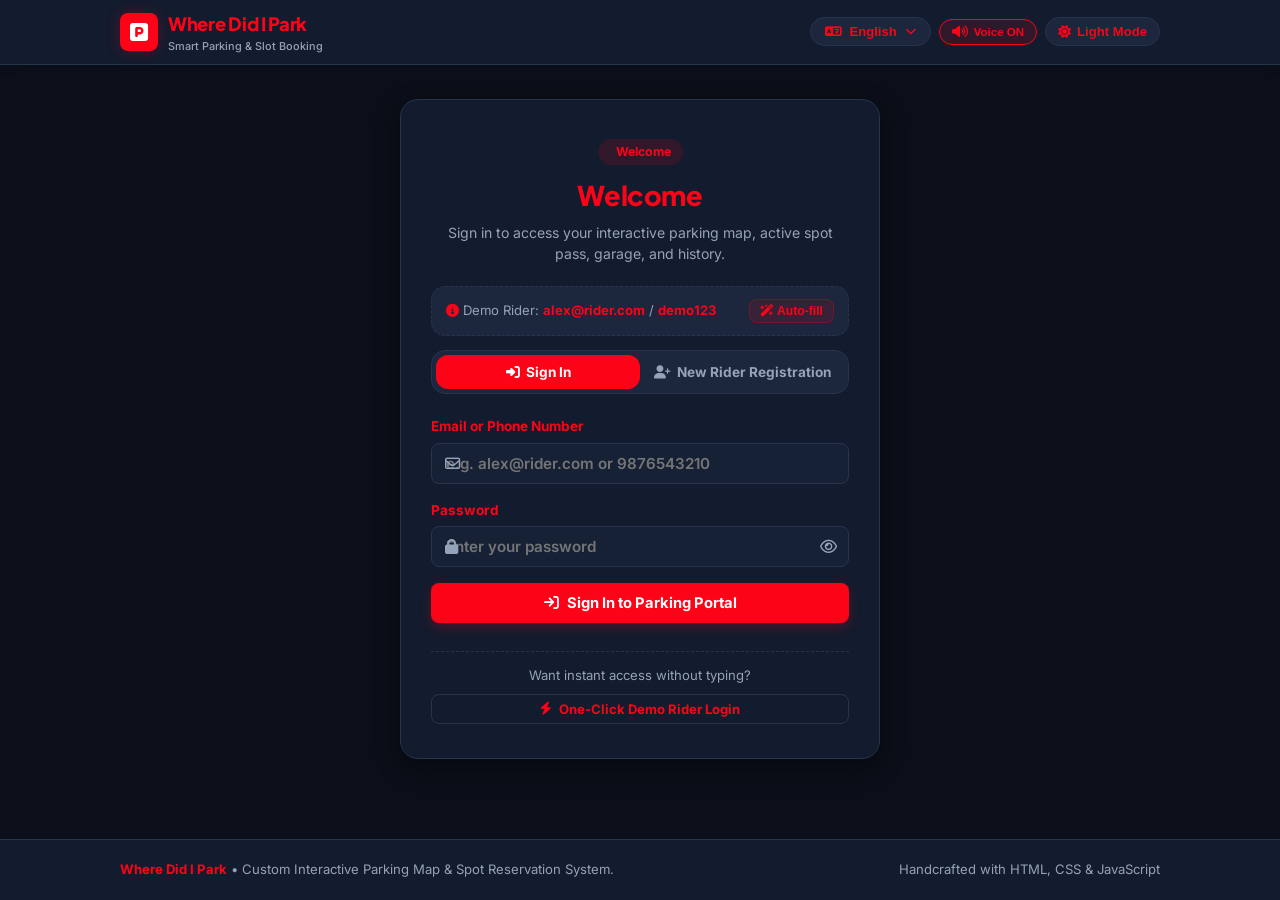
<file: index.html>
<!DOCTYPE html>
<html lang="en">
<head>
  <meta charset="UTF-8">
  <meta name="viewport" content="width=device-width, initial-scale=1.0">
  <title>Welcome | Where Did I Park - Rider Login & Registration</title>
  <meta name="description" content="Welcome to Where Did I Park. Sign in to access your interactive parking map, active parking pass, garage, and history.">

  <!-- Google Fonts: Plus Jakarta Sans & Inter -->
  <link rel="preconnect" href="https://fonts.googleapis.com">
  <link rel="preconnect" href="https://fonts.gstatic.com" crossorigin>
  <link href="https://fonts.googleapis.com/css2?family=Inter:wght@400;500;600;700&family=Plus+Jakarta+Sans:wght@600;700;800&display=swap" rel="stylesheet">

  <!-- Font Awesome Icons -->
  <link rel="stylesheet" href="https://cdnjs.cloudflare.com/ajax/libs/font-awesome/6.5.1/css/all.min.css">

  <!-- Custom Stylesheet -->
  <link rel="stylesheet" href="assets/css/style.css">
</head>
<body class="dark-mode" data-page="auth">

  <!-- Top Navigation Header -->
  <header class="navbar">
    <div class="nav-container">
      <div class="brand-logo" id="navBrandLogo">
        <div class="logo-badge">
          <i class="fa-solid fa-square-parking"></i>
        </div>
        <div class="logo-meta">
          <span class="brand-name">Where Did I Park</span>
          <span class="brand-tagline" data-i18n="brand_tagline">Smart Parking & Slot Booking</span>
        </div>
      </div>

      <!-- Navigation Actions -->
      <div class="nav-actions">
        <!-- Language Selector Dropdown (Hindi, English, Punjabi, Tamil) -->
        <div class="lang-selector-dropdown" id="langSelectorWrap">
          <button type="button" class="lang-btn" id="langToggleBtn" title="Change Language / भाषा बदलें">
            <i class="fa-solid fa-language"></i>
            <span id="currentLangLabel">English</span>
            <i class="fa-solid fa-chevron-down lang-chevron"></i>
          </button>
          <div class="lang-dropdown-menu hidden" id="langDropdownMenu">
            <button type="button" class="lang-opt-btn active" data-lang="en">
              <span class="lang-flag">🇬🇧</span>
              <span class="lang-name">English</span>
              <span class="lang-native">EN</span>
            </button>
            <button type="button" class="lang-opt-btn" data-lang="hi">
              <span class="lang-flag">🇮🇳</span>
              <span class="lang-name">Hindi</span>
              <span class="lang-native">हिंदी</span>
            </button>
            <button type="button" class="lang-opt-btn" data-lang="pa">
              <span class="lang-flag">🇮🇳</span>
              <span class="lang-name">Punjabi</span>
              <span class="lang-native">ਪੰਜਾਬੀ</span>
            </button>
            <button type="button" class="lang-opt-btn" data-lang="ta">
              <span class="lang-flag">🇮🇳</span>
              <span class="lang-name">Tamil</span>
              <span class="lang-native">தமிழ்</span>
            </button>
          </div>
        </div>

        <!-- Voice Assistant Toggle -->
        <button id="voiceToggleBtn" class="icon-toggle-btn active" title="Toggle Voice Assistant">
          <i class="fa-solid fa-volume-high" id="voiceIcon"></i>
          <span class="btn-subtext" data-i18n="voice_on">Voice ON</span>
        </button>

        <!-- Light / Dark Mode Toggle Button -->
        <button id="themeToggleBtn" class="theme-switch-btn" title="Toggle Light / Dark Mode">
          <i class="fa-solid fa-sun" id="themeIcon"></i>
          <span class="theme-text" id="themeText" data-i18n="theme_light">Light Mode</span>
        </button>
      </div>
    </div>
  </header>

  <main class="main-content">

    <!-- RIDER AUTHENTICATION PORTAL (LOGIN & REGISTER) -->
    <section class="auth-section">
      <div class="auth-card" id="authCard">
        
        <div class="auth-header">
          <div class="auth-badge">
            <i class="fa-solid fa-sparkles"></i> <span data-i18n="welcome">Welcome</span>
          </div>
          <h1 class="auth-title" data-i18n="welcome">Welcome</h1>
          <p class="auth-subtitle" data-i18n="welcome_sub">
            Sign in to access your interactive parking map, active spot pass, garage, and history.
          </p>
        </div>

        <!-- Demo Credentials Helper Box -->
        <div class="demo-helper-box">
          <div>
            <i class="fa-solid fa-circle-info" style="color:var(--brand-red);"></i>
            <span>Demo Rider:</span>
            <span class="demo-helper-code">alex@rider.com</span> / <span class="demo-helper-code">demo123</span>
          </div>
          <button type="button" class="demo-helper-btn" id="autoFillDemoBtn" title="Click to pre-fill login fields">
            <i class="fa-solid fa-wand-magic-sparkles"></i> Auto-fill
          </button>
        </div>

        <!-- Auth Tabs: Sign In / Register -->
        <div class="auth-tabs">
          <button type="button" class="tab-btn active" id="tabLoginBtn">
            <i class="fa-solid fa-right-to-bracket"></i> <span data-i18n="sign_in">Sign In</span>
          </button>
          <button type="button" class="tab-btn" id="tabRegisterBtn">
            <i class="fa-solid fa-user-plus"></i> <span data-i18n="new_reg">New Rider Registration</span>
          </button>
        </div>

        <!-- SIGN IN FORM -->
        <form id="loginForm" class="auth-form">
          <div class="form-field">
            <label for="loginIdentifier" data-i18n="email_phone">Email or Phone Number</label>
            <div class="input-wrapper">
              <i class="fa-regular fa-envelope input-icon"></i>
              <input type="text" id="loginIdentifier" placeholder="e.g. alex@rider.com or 9876543210" required autocomplete="username">
            </div>
          </div>

          <div class="form-field">
            <label for="loginPassword" data-i18n="password">Password</label>
            <div class="input-wrapper">
              <i class="fa-solid fa-lock input-icon"></i>
              <input type="password" id="loginPassword" placeholder="Enter your password" required autocomplete="current-password">
              <button type="button" class="pwd-toggle-btn" id="toggleLoginPwd" title="Show / Hide Password">
                <i class="fa-regular fa-eye"></i>
              </button>
            </div>
          </div>

          <button type="submit" class="btn btn-primary btn-block" id="loginSubmitBtn">
            <i class="fa-solid fa-arrow-right-to-bracket"></i>
            <span data-i18n="sign_in_btn">Sign In to Parking Portal</span>
          </button>

          <!-- Quick Demo Access -->
          <div class="demo-login-box">
            <span>Want instant access without typing?</span>
            <button type="button" id="quickDemoLoginBtn" class="btn btn-outline btn-sm">
              <i class="fa-solid fa-bolt"></i> <span data-i18n="one_click_demo">One-Click Demo Rider Login</span>
            </button>
          </div>
        </form>

        <!-- REGISTER FORM -->
        <form id="registerForm" class="auth-form hidden">
          <div class="form-field">
            <label for="regFullName" data-i18n="full_name">Full Name</label>
            <div class="input-wrapper">
              <i class="fa-regular fa-user input-icon"></i>
              <input type="text" id="regFullName" placeholder="e.g. Prince Kumar" required>
            </div>
          </div>

          <div class="form-row">
            <div class="form-field">
              <label for="regEmail">Email Address</label>
              <div class="input-wrapper">
                <i class="fa-regular fa-envelope input-icon"></i>
                <input type="email" id="regEmail" placeholder="name@email.com" required>
              </div>
            </div>

            <div class="form-field">
              <label for="regPhone" data-i18n="mobile_no">Mobile Number</label>
              <div class="input-wrapper">
                <i class="fa-solid fa-phone input-icon"></i>
                <input type="tel" id="regPhone" placeholder="10-digit number" required>
              </div>
            </div>
          </div>

          <div class="form-row">
            <div class="form-field">
              <label for="regVehicleType" data-i18n="primary_vehicle">Primary Vehicle</label>
              <div class="input-wrapper">
                <i class="fa-solid fa-car-side input-icon"></i>
                <select id="regVehicleType">
                  <option value="Car">Car / Sedan</option>
                  <option value="EV">Electric Vehicle (EV)</option>
                  <option value="SUV">SUV / 4x4</option>
                  <option value="Motorcycle">Motorcycle / Bike</option>
                  <option value="Scooter">Scooter / EV Moped</option>
                </select>
              </div>
            </div>

            <div class="form-field">
              <label for="regPlateNumber" data-i18n="model_plate">Vehicle Model & Plate Number</label>
              <div class="input-wrapper">
                <i class="fa-solid fa-id-card input-icon"></i>
                <input type="text" id="regPlateNumber" placeholder="e.g. Tata Nexon EV - DL 01 AB 1234" required>
              </div>
            </div>
          </div>

          <div class="form-field">
            <label for="regPassword" data-i18n="create_pwd">Create Password</label>
            <div class="input-wrapper">
              <i class="fa-solid fa-lock input-icon"></i>
              <input type="password" id="regPassword" placeholder="Minimum 6 characters" minlength="6" required autocomplete="new-password">
              <button type="button" class="pwd-toggle-btn" id="toggleRegPwd" title="Show / Hide Password">
                <i class="fa-regular fa-eye"></i>
              </button>
            </div>
          </div>

          <button type="submit" class="btn btn-primary btn-block">
            <i class="fa-solid fa-user-check"></i>
            <span data-i18n="reg_btn">Register & Enter Parking Lot</span>
          </button>
        </form>
      </div>

      <!-- WELCOME USER & PARKING GUIDELINES PORTAL (Shown after sign-in / registration) -->
      <div class="guidelines-card hidden" id="guidelinesCard">
        <!-- Welcome Hero Greeting -->
        <div class="guidelines-hero">
          <div class="welcome-user-badge">
            <i class="fa-solid fa-circle-check"></i>
            <span id="welcomeStatusTag">Rider Authenticated</span>
          </div>
          <h1 class="welcome-user-title">
            Welcome, <span id="welcomeUserName" class="highlight-user">Rider</span>! 👋
          </h1>
          <p class="welcome-user-subtitle">
            Your rider profile is ready. Please review the official parking guidelines and safety instructions below before entering the parking bays.
          </p>

          <!-- Rider Quick Meta Capsule -->
          <div class="welcome-rider-capsule">
            <div class="rider-capsule-item">
              <i class="fa-solid fa-id-card"></i>
              <span id="welcomeUserPlate">DL 01 AB 7788</span>
            </div>
            <div class="rider-capsule-item">
              <i class="fa-solid fa-envelope"></i>
              <span id="welcomeUserEmail">alex@rider.com</span>
            </div>
            <div class="rider-capsule-item">
              <i class="fa-solid fa-car-side"></i>
              <span id="welcomeUserVehicle">EV / Sedan</span>
            </div>
          </div>
        </div>

        <!-- Official Parking Guidelines Section -->
        <div class="guidelines-content">
          <div class="guidelines-section-header">
            <div class="guidelines-title-wrap">
              <i class="fa-solid fa-clipboard-list guidelines-main-icon"></i>
              <div>
                <h2 class="guidelines-heading">Parking Lot Guidelines & Safety Rules</h2>
                <span class="guidelines-sub">Official parking regulations for all floor levels (Ground, B1, B2)</span>
              </div>
            </div>
            <span class="guidelines-badge"><i class="fa-solid fa-shield-halved"></i> Mandatory Compliance</span>
          </div>

          <div class="guidelines-grid">
            <!-- Guideline 1: Speed Limit -->
            <div class="guideline-item">
              <div class="guideline-icon speed">
                <i class="fa-solid fa-gauge-high"></i>
              </div>
              <div class="guideline-text">
                <div class="guideline-title">
                  <span class="rule-num">Rule 01</span> 10 KM/H Speed Limit 
                </div>
                <p class="guideline-desc">
                  Strict maximum speed limit of 10 km/h inside all ramps and drive lanes. Pedestrians always have right of way.
                </p>
              </div>
            </div>

            <!-- Guideline 2: Designated Slot -->
            <div class="guideline-item">
              <div class="guideline-icon slot">
                <i class="fa-solid fa-square-parking"></i>
              </div>
              <div class="guideline-text">
                <div class="guideline-title">
                  <span class="rule-num">Rule 02</span> Park Strictly in Designated Bay
                </div>
                <p class="guideline-desc">
                  Park only within the white/yellow demarcated lines of your booked green slot. No blocking pathways or double parking.
                </p>
              </div>
            </div>

            <!-- Guideline 3: EV Charging Stations -->
            <div class="guideline-item">
              <div class="guideline-icon ev">
                <i class="fa-solid fa-bolt-lightning"></i>
              </div>
              <div class="guideline-text">
                <div class="guideline-title">
                  <span class="rule-num">Rule 03</span> EV Charging Bays Priority 
                </div>
                <p class="guideline-desc">
                  Cyan slots are equipped with 50kW DC Superchargers. Non-EV vehicles parked in charging bays will be towed.
                </p>
              </div>
            </div>

            <!-- Guideline 4: Digital Pass Validation -->
            <div class="guideline-item">
              <div class="guideline-icon pass">
                <i class="fa-solid fa-qrcode"></i>
              </div>
              <div class="guideline-text">
                <div class="guideline-title">
                  <span class="rule-num">Rule 04</span> Digital Pass & QR Validation
                </div>
                <p class="guideline-desc">
                  Always keep your digital pass QR barcode ready for automatic boom barrier opening at entry and exit gates.
                </p>
              </div>
            </div>

            <!-- Guideline 5: Overtime & Extensions -->
            <div class="guideline-item">
              <div class="guideline-icon time">
                <i class="fa-solid fa-clock-rotate-left"></i>
              </div>
              <div class="guideline-text">
                <div class="guideline-title">
                  <span class="rule-num">Rule 05</span> Track Time & Extend Before Expiry
                </div>
                <p class="guideline-desc">
                  Monitor your live parking timer on the Active Pass tab. Extend your reservation in advance to avoid penalty rates.
                </p>
              </div>
            </div>

            <!-- Guideline 6: 24/7 Security & CCTV -->
            <div class="guideline-item">
              <div class="guideline-icon safety">
                <i class="fa-solid fa-video"></i>
              </div>
              <div class="guideline-text">
                <div class="guideline-title">
                  <span class="rule-num">Rule 06</span> 24/7 CCTV & Security Assistance
                </div>
                <p class="guideline-desc">
                  Premises are under continuous CCTV surveillance. For assistance, contact Floor Attendant or dial 1800-PARK-HELP.
                </p>
              </div>
            </div>
          </div>

          <!-- Bottom Action Container: Button to proceed to Map -->
          <div class="guidelines-action-container">
            <div class="guidelines-agreement-note">
              <i class="fa-solid fa-circle-info"></i>
              <span>Click the button below to proceed directly to the interactive parking map & bay booking.</span>
            </div>

            <button type="button" class="btn btn-primary btn-block btn-lg proceed-map-btn" id="proceedToMapBtn">
              <i class="fa-solid fa-map-location-dot"></i>
              <span>Enter Interactive Parking Map</span>
              <i class="fa-solid fa-arrow-right"></i>
            </button>

            <div class="guidelines-aux-actions">
              <button type="button" class="guidelines-link-btn" id="guidelinesSwitchUserBtn">
                <i class="fa-solid fa-arrow-right-from-bracket"></i> Switch Account / Sign Out
              </button>
            </div>
          </div>
        </div>
      </div>
    </section>

  </main>

  <!-- Clean Toast Alerts -->
  <div id="toastNotification" class="toast-popup hidden">
    <i class="fa-solid fa-circle-check" id="toastIcon"></i>
    <span id="toastMessage">Welcome to Where Did I Park.</span>
  </div>

  <!-- Footer -->
  <footer class="footer">
    <div class="footer-inner">
      <div class="footer-left">
        <strong>Where Did I Park</strong> &bull; Custom Interactive Parking Map & Spot Reservation System.
      </div>
      <div class="footer-right">
        <span>Handcrafted with HTML, CSS & JavaScript</span>
      </div>
    </div>
  </footer>

  <!-- Application Logic -->
  <script src="assets/js/app.js"></script>
</body>
</html>
</file>
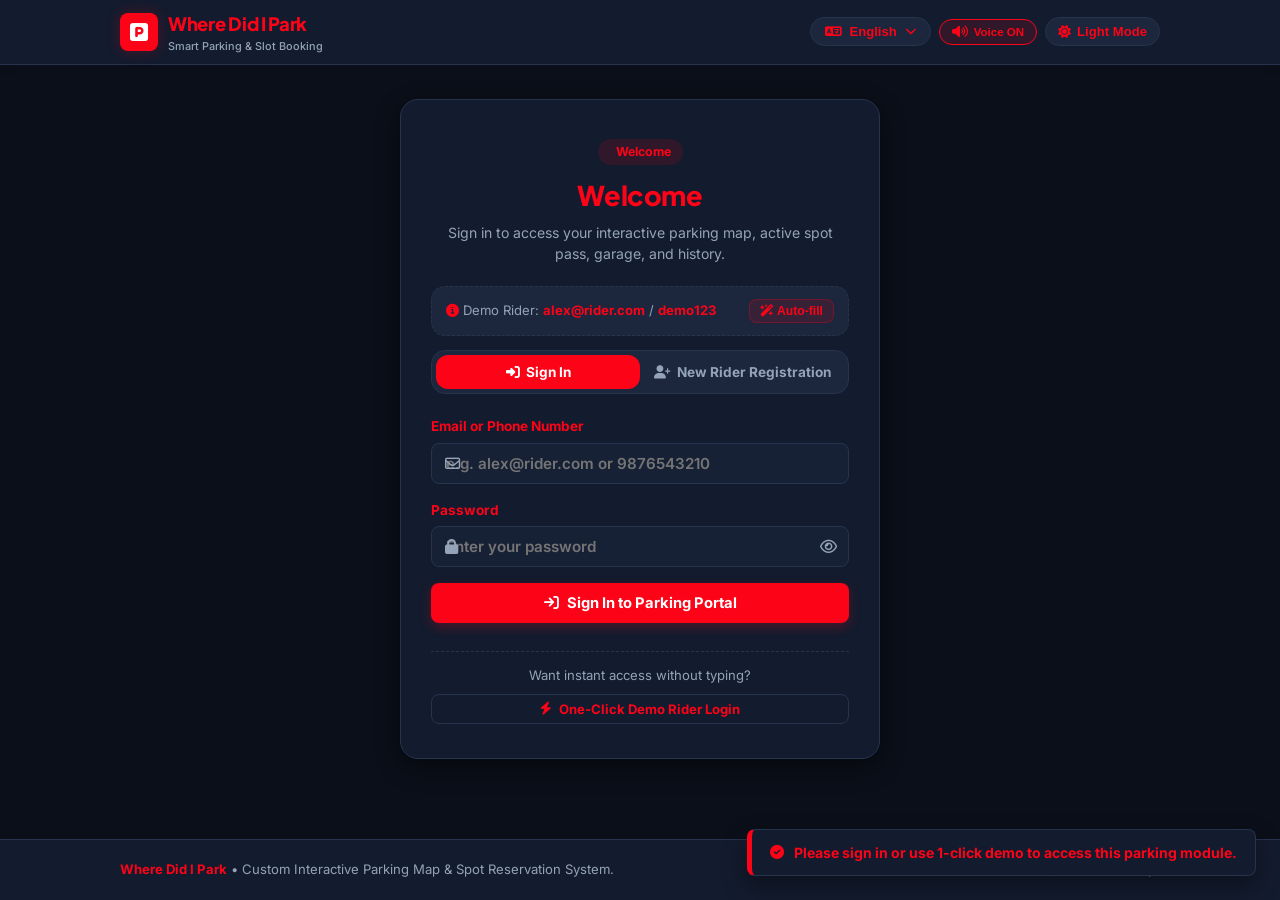
<file: history.html>
<!DOCTYPE html>
<html lang="en">
<head>
  <meta charset="UTF-8">
  <meta name="viewport" content="width=device-width, initial-scale=1.0">
  <title>Parking History & Receipts | Where Did I Park</title>
  <meta name="description" content="View your past parking sessions, total parking metrics, and re-download or print official digital parking receipts.">

  <!-- Google Fonts: Plus Jakarta Sans & Inter -->
  <link rel="preconnect" href="https://fonts.googleapis.com">
  <link rel="preconnect" href="https://fonts.gstatic.com" crossorigin>
  <link href="https://fonts.googleapis.com/css2?family=Inter:wght@400;500;600;700&family=Plus+Jakarta+Sans:wght@600;700;800&display=swap" rel="stylesheet">

  <!-- Font Awesome Icons -->
  <link rel="stylesheet" href="https://cdnjs.cloudflare.com/ajax/libs/font-awesome/6.5.1/css/all.min.css">

  <!-- Custom Stylesheet -->
  <link rel="stylesheet" href="assets/css/style.css">
</head>
<body class="dark-mode" data-page="history">

  <!-- Top Navigation Header -->
  <header class="navbar no-print">
    <div class="nav-container">
      <div class="brand-logo" onclick="window.location.href='index.html'">
        <div class="logo-badge">
          <i class="fa-solid fa-square-parking"></i>
        </div>
        <div class="logo-meta">
          <span class="brand-name">Where Did I Park</span>
          <span class="brand-tagline">Smart Parking & Slot Booking</span>
        </div>
      </div>

      <!-- Navigation Pages (5 Modules) -->
      <nav class="portal-nav-links">
        <a href="map.html" class="portal-nav-item">
          <i class="fa-solid fa-map-location-dot"></i>
          <span>1. Map & Book</span>
        </a>
        <a href="pass.html" target="_blank" rel="noopener noreferrer" class="portal-nav-item" id="navPassLink" title="Opens in new tab">
          <i class="fa-solid fa-ticket"></i>
          <span>2. Active Pass</span>
          <span class="nav-live-dot hidden" id="navPassDot"></span>
        </a>
        <a href="vehicles.html" target="_blank" rel="noopener noreferrer" class="portal-nav-item" title="Opens in new tab">
          <i class="fa-solid fa-warehouse"></i>
          <span>3. My Garage</span>
        </a>
        <a href="history.html" class="portal-nav-item active">
          <i class="fa-solid fa-clock-rotate-left"></i>
          <span>4. History</span>
        </a>
        <a href="payment.html" target="_blank" rel="noopener noreferrer" class="portal-nav-item" title="Opens in new tab">
          <i class="fa-solid fa-credit-card"></i>
          <span>5. Payment</span>
        </a>
      </nav>

      <!-- Navigation Actions -->
      <div class="nav-actions">
        <!-- Language Selector Dropdown -->
        <div class="lang-selector-dropdown" id="langSelectorWrap">
          <button type="button" class="lang-btn" id="langToggleBtn" title="Change Language">
            <i class="fa-solid fa-language"></i>
            <span id="currentLangLabel">English</span>
            <i class="fa-solid fa-chevron-down lang-chevron"></i>
          </button>
          <div class="lang-dropdown-menu hidden" id="langDropdownMenu">
            <button type="button" class="lang-opt-btn active" data-lang="en"><span class="lang-flag">🇬🇧</span><span class="lang-name">English</span><span class="lang-native">EN</span></button>
            <button type="button" class="lang-opt-btn" data-lang="hi"><span class="lang-flag">🇮🇳</span><span class="lang-name">Hindi</span><span class="lang-native">हिंदी</span></button>
            <button type="button" class="lang-opt-btn" data-lang="pa"><span class="lang-flag">🇮🇳</span><span class="lang-name">Punjabi</span><span class="lang-native">ਪੰਜਾਬੀ</span></button>
            <button type="button" class="lang-opt-btn" data-lang="ta"><span class="lang-flag">🇮🇳</span><span class="lang-name">Tamil</span><span class="lang-native">தமிழ்</span></button>
          </div>
        </div>
        <!-- Voice Assistant Toggle -->
        <button id="voiceToggleBtn" class="icon-toggle-btn active" title="Toggle Voice Assistant">
          <i class="fa-solid fa-volume-high" id="voiceIcon"></i>
          <span class="btn-subtext" data-i18n="voice_on">Voice ON</span>
        </button>
        <!-- Light / Dark Mode Toggle Button -->
        <button id="themeToggleBtn" class="theme-switch-btn" title="Toggle Light / Dark Mode">
          <i class="fa-solid fa-sun" id="themeIcon"></i>
          <span class="theme-text" id="themeText" data-i18n="theme_light">Light Mode</span>
        </button>
        <!-- Logged-in User Capsule -->
        <div id="userProfileCapsule" class="user-capsule">
          <div class="user-avatar" id="userAvatarLetter">R</div>
          <div class="user-info-text">
            <span class="user-name-display" id="navUserName">Rider</span>
            <span class="user-plate-display" id="navUserPlate">Plate No.</span>
          </div>
          <button id="logoutBtn" class="logout-link-btn" title="Sign out of account">
            <i class="fa-solid fa-arrow-right-from-bracket"></i>
            <span data-i18n="sign_out">Sign Out</span>
          </button>
        </div>
      </div>
    </div>
  </header>

  <main class="main-content">

    <!-- PAGE 4: PARKING HISTORY & RECEIPTS SECTION -->
    <div class="page-header-banner no-print">
      <div class="p-banner-text">
        <span class="page-step-pill">Page 4 of 4 &bull; Completed Sessions</span>
        <h1 class="page-main-title">Parking History & Receipts</h1>
        <p class="page-main-sub">Review all your past parking sessions, check total expenses, and re-download official PDF receipt slips.</p>
      </div>
      <div class="p-banner-action">
        <button type="button" id="clearAllHistoryBtn" class="btn btn-outline-danger btn-sm hidden">
          <i class="fa-solid fa-trash-can"></i> Clear All History
        </button>
      </div>
    </div>

    <!-- STATS OVERVIEW CARDS (NO PRINT) -->
    <div class="history-metrics-grid no-print">
      <div class="metric-card">
        <div class="metric-icon"><i class="fa-solid fa-square-parking"></i></div>
        <div>
          <span class="metric-label">Total Sessions</span>
          <strong class="metric-val" id="metricTotalSessions">0</strong>
        </div>
      </div>

      <div class="metric-card">
        <div class="metric-icon"><i class="fa-solid fa-hourglass-end"></i></div>
        <div>
          <span class="metric-label">Total Hours Logged</span>
          <strong class="metric-val" id="metricTotalHours">0 hrs</strong>
        </div>
      </div>

      <div class="metric-card">
        <div class="metric-icon"><i class="fa-solid fa-indian-rupee-sign"></i></div>
        <div>
          <span class="metric-label">Total Expenses</span>
          <strong class="metric-val" id="metricTotalSpent">₹0</strong>
        </div>
      </div>
    </div>

    <!-- HISTORY LIST CARD -->
    <div class="card history-card-section">
      <div class="card-header space-between no-print">
        <div class="card-header-left">
          <div class="card-icon-wrap icon-gray">
            <i class="fa-solid fa-file-invoice"></i>
          </div>
          <div>
            <h3 class="card-title">Completed Parking Sessions</h3>
            <p class="card-subtitle">Click "Print Slip" on any past session to re-download the receipt</p>
          </div>
        </div>
      </div>

      <div id="historyListWrapper" class="history-list-box">
        <!-- Dynamically populated via JS -->
        <div class="history-empty-placeholder">
          <i class="fa-solid fa-car-tunnel"></i>
          <p>No previous parking history yet. Completed spots will appear here.</p>
        </div>
      </div>
    </div>

  </main>

  <!-- FEATURE 2.2: DOWNLOAD / PRINT RECEIPT MODAL -->
  <div id="receiptModal" class="modal-backdrop hidden">
    <div class="modal-box receipt-modal-box">
      <div class="modal-top no-print">
        <div class="modal-badge-title">
          <i class="fa-solid fa-receipt"></i> Official Parking Receipt
        </div>
        <button type="button" id="closeReceiptModalBtn" class="modal-close-icon">&times;</button>
      </div>

      <!-- Printable Slip Content -->
      <div class="printable-ticket" id="printableTicketArea">
        <div class="receipt-header">
          <div class="receipt-logo">
            <i class="fa-solid fa-square-parking"></i> WHERE DID I PARK
          </div>
          <span class="receipt-sub">Smart Rider Automated Facility &bull; Gate 1</span>
          <div class="receipt-barcode">
            ||||| | |||| ||||| || | |||| |||| | |||||
          </div>
          <strong class="receipt-pass-num" id="slipPassNum">PASS #PK-8841</strong>
        </div>

        <div class="receipt-details-table">
          <div class="r-row">
            <span>Rider Name:</span>
            <strong id="slipRiderName">John Rider</strong>
          </div>
          <div class="r-row">
            <span>Vehicle Plate:</span>
            <strong id="slipPlateNum">DL 01 AB 1234</strong>
          </div>
          <div class="r-row">
            <span>Assigned Slot:</span>
            <strong class="slot-callout" id="slipSlotNum">Slot B-04</strong>
          </div>
          <div class="r-row">
            <span>Floor / Bay:</span>
            <strong id="slipFloor">Ground Floor (G)</strong>
          </div>
          <div class="r-row">
            <span>In-Time:</span>
            <strong id="slipInTime">Oct 20, 2026 - 05:45 PM</strong>
          </div>
          <div class="r-row">
            <span>Out-Time / Valid Until:</span>
            <strong id="slipOutTime">Oct 20, 2026 - 07:45 PM</strong>
          </div>
          <div class="r-row r-total">
            <span>Total Amount Paid:</span>
            <strong id="slipTotalAmount">₹40.00 (PAID)</strong>
          </div>
        </div>

        <div class="receipt-qr-section">
          <div class="qr-mockup">
            <i class="fa-solid fa-qrcode"></i>
          </div>
          <small>Scan this QR code at Exit Gate barrier for automated departure</small>
        </div>

        <div class="receipt-footer">
          <span>Thank you for using Where Did I Park. Have a safe ride!</span>
        </div>
      </div>

      <!-- Modal Footer Print Controls -->
      <div class="receipt-modal-actions no-print">
        <button type="button" id="triggerPrintBtn" class="btn btn-primary">
          <i class="fa-solid fa-print"></i> Print Receipt / Save PDF
        </button>
        <button type="button" id="closeSlipBtn" class="btn btn-outline">
          Close Slip
        </button>
      </div>
    </div>
  </div>

  <!-- Clean Toast Alerts -->
  <div id="toastNotification" class="toast-popup hidden no-print">
    <i class="fa-solid fa-circle-check" id="toastIcon"></i>
    <span id="toastMessage">History updated.</span>
  </div>

  <!-- Footer -->
  <footer class="footer no-print">
    <div class="footer-inner">
      <div class="footer-left">
        <strong>Where Did I Park</strong> &bull; Custom Interactive Parking Map & Spot Reservation System.
      </div>
      <div class="footer-right">
        <span>Page 4: History & Receipts &bull; Handcrafted with HTML, CSS & JavaScript</span>
      </div>
    </div>
  </footer>

  <!-- Application Logic -->
  <script src="assets/js/app.js"></script>
</body>
</html>
</file>
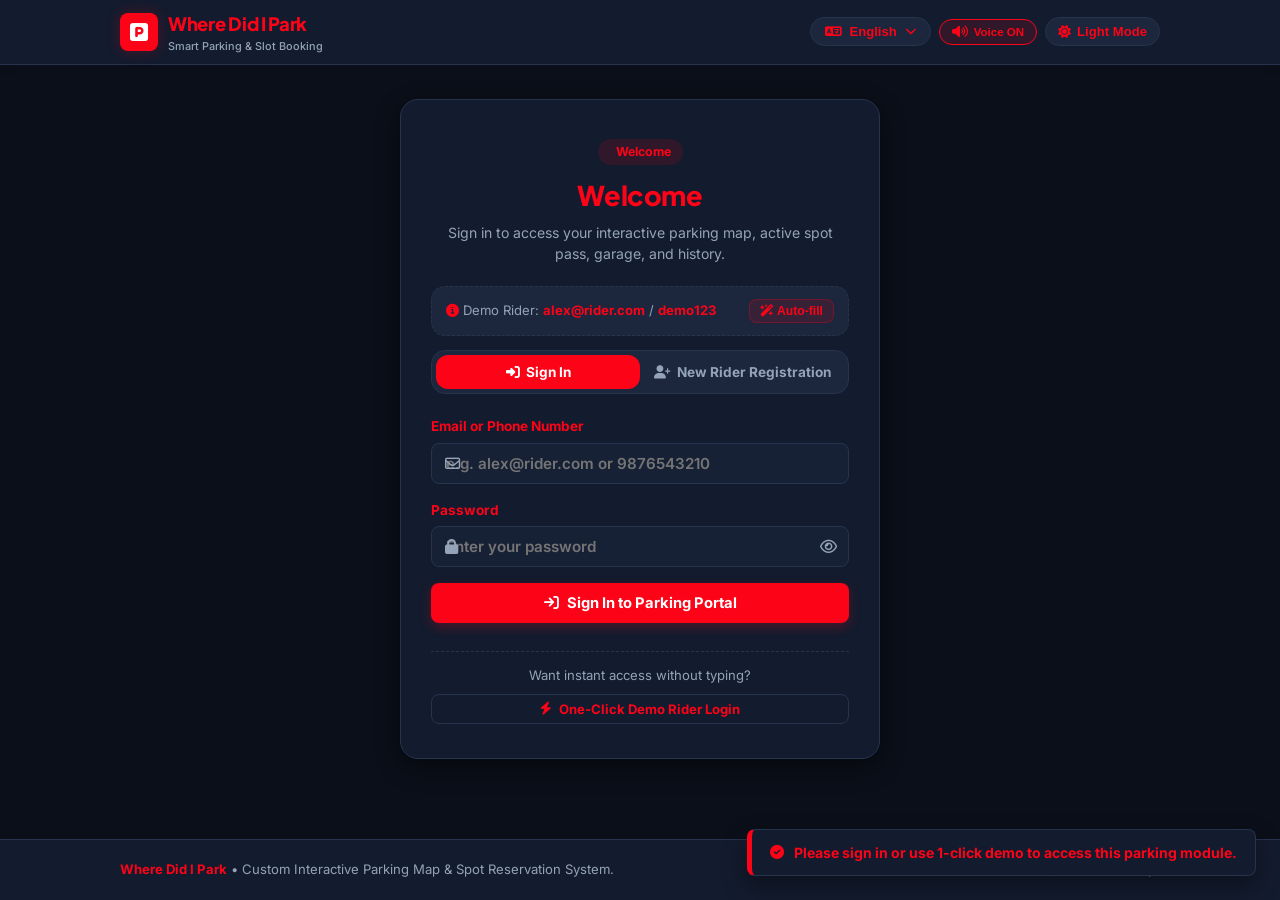
<file: map.html>
<!DOCTYPE html>
<html lang="en">
<head>
  <meta charset="UTF-8">
  <meta name="viewport" content="width=device-width, initial-scale=1.0">
  <title>Parking Map & Booking | Where Did I Park</title>
  <meta name="description" content="Interactive parking lot map and slot booking system. Pick any slot, watch animated car driving, and pay via secure payment gateway.">

  <!-- Google Fonts: Plus Jakarta Sans & Inter -->
  <link rel="preconnect" href="https://fonts.googleapis.com">
  <link rel="preconnect" href="https://fonts.gstatic.com" crossorigin>
  <link href="https://fonts.googleapis.com/css2?family=Inter:wght@400;500;600;700&family=Plus+Jakarta+Sans:wght@600;700;800&display=swap" rel="stylesheet">

  <!-- Font Awesome Icons -->
  <link rel="stylesheet" href="https://cdnjs.cloudflare.com/ajax/libs/font-awesome/6.5.1/css/all.min.css">

  <!-- Custom Stylesheet -->
  <link rel="stylesheet" href="assets/css/style.css">
</head>
<body class="dark-mode" data-page="map">

  <!-- Top Navigation Header -->
  <header class="navbar">
    <div class="nav-container">
      <div class="brand-logo" onclick="window.location.href='index.html'">
        <div class="logo-badge">
          <i class="fa-solid fa-square-parking"></i>
        </div>
        <div class="logo-meta">
          <span class="brand-name">Where Did I Park</span>
          <span class="brand-tagline">Smart Parking & Slot Booking</span>
        </div>
      </div>

      <!-- Navigation Pages (5 Modules) -->
      <nav class="portal-nav-links">
        <a href="map.html" class="portal-nav-item active">
          <i class="fa-solid fa-map-location-dot"></i>
          <span data-i18n="nav_map">1. Map & Book</span>
        </a>
        <a href="pass.html" target="_blank" rel="noopener noreferrer" class="portal-nav-item" id="navPassLink" title="Opens in new tab">
          <i class="fa-solid fa-ticket"></i>
          <span data-i18n="nav_pass">2. Active Pass</span>
          <span class="nav-live-dot hidden" id="navPassDot"></span>
        </a>
        <a href="vehicles.html" target="_blank" rel="noopener noreferrer" class="portal-nav-item" title="Opens in new tab">
          <i class="fa-solid fa-warehouse"></i>
          <span data-i18n="nav_garage">3. My Garage</span>
        </a>
        <a href="history.html" target="_blank" rel="noopener noreferrer" class="portal-nav-item" title="Opens in new tab">
          <i class="fa-solid fa-clock-rotate-left"></i>
          <span data-i18n="nav_history">4. History</span>
        </a>
        <a href="payment.html" target="_blank" rel="noopener noreferrer" class="portal-nav-item" title="Opens in new tab">
          <i class="fa-solid fa-credit-card"></i>
          <span data-i18n="nav_payment">5. Payment</span>
        </a>
      </nav>

      <!-- Navigation Actions -->
      <div class="nav-actions">
        <!-- Language Selector Dropdown (Hindi, English, Punjabi, Tamil) -->
        <div class="lang-selector-dropdown" id="langSelectorWrap">
          <button type="button" class="lang-btn" id="langToggleBtn" title="Change Language / भाषा बदलें">
            <i class="fa-solid fa-language"></i>
            <span id="currentLangLabel">English</span>
            <i class="fa-solid fa-chevron-down lang-chevron"></i>
          </button>
          <div class="lang-dropdown-menu hidden" id="langDropdownMenu">
            <button type="button" class="lang-opt-btn active" data-lang="en">
              <span class="lang-flag">🇬🇧</span>
              <span class="lang-name">English</span>
              <span class="lang-native">EN</span>
            </button>
            <button type="button" class="lang-opt-btn" data-lang="hi">
              <span class="lang-flag">🇮🇳</span>
              <span class="lang-name">Hindi</span>
              <span class="lang-native">हिंदी</span>
            </button>
            <button type="button" class="lang-opt-btn" data-lang="pa">
              <span class="lang-flag">🇮🇳</span>
              <span class="lang-name">Punjabi</span>
              <span class="lang-native">ਪੰਜਾਬੀ</span>
            </button>
            <button type="button" class="lang-opt-btn" data-lang="ta">
              <span class="lang-flag">🇮🇳</span>
              <span class="lang-name">Tamil</span>
              <span class="lang-native">தமிழ்</span>
            </button>
          </div>
        </div>

        <!-- Voice Assistant Toggle -->
        <button id="voiceToggleBtn" class="icon-toggle-btn active" title="Toggle Voice Assistant">
          <i class="fa-solid fa-volume-high" id="voiceIcon"></i>
          <span class="btn-subtext" data-i18n="voice_on">Voice ON</span>
        </button>

        <!-- Light / Dark Mode Toggle Button -->
        <button id="themeToggleBtn" class="theme-switch-btn" title="Toggle Light / Dark Mode">
          <i class="fa-solid fa-sun" id="themeIcon"></i>
          <span class="theme-text" id="themeText" data-i18n="theme_light">Light Mode</span>
        </button>

        <!-- Logged-in User Capsule -->
        <div id="userProfileCapsule" class="user-capsule">
          <div class="user-avatar" id="userAvatarLetter">R</div>
          <div class="user-info-text">
            <span class="user-name-display" id="navUserName">Rider</span>
            <span class="user-plate-display" id="navUserPlate">Plate No.</span>
          </div>
          <button id="logoutBtn" class="logout-link-btn" title="Sign out of account">
            <i class="fa-solid fa-arrow-right-from-bracket"></i>
            <span data-i18n="sign_out">Sign Out</span>
          </button>
        </div>
      </div>
    </div>
  </header>

  <main class="main-content">

    <!-- PAGE 1: INTERACTIVE PARKING LOT MAP & BOOKING SECTION -->
    <div class="page-header-banner">
      <div class="p-banner-text">
        <span class="page-step-pill" data-i18n="page_step_1">Page 1 of 4 &bull; Interactive Parking Bay</span>
        <h1 class="page-main-title" data-i18n="map_title">Interactive Parking Lot Map</h1>
        <p class="page-main-sub" data-i18n="map_sub">Click any available green bay to select your spot, watch the car park animation, and confirm your booking.</p>
      </div>
      <div class="p-banner-action">
        <a href="pass.html" target="_blank" rel="noopener noreferrer" class="btn btn-outline btn-sm">
          <i class="fa-solid fa-ticket"></i> <span data-i18n="view_active_pass">View My Active Pass</span>
        </a>
      </div>
    </div>

    <!-- PRIMARY VIEW TABS (Multiple Tab System) -->
    <div class="view-tabs-container">
      <div class="view-tabs-bar">
        <button type="button" class="view-tab-btn active" id="viewTabMapBtn" data-target="paneMapView">
          <i class="fa-solid fa-map-location-dot"></i>
          <span data-i18n="tab_map_view">🗺️ Lot Layout View</span>
        </button>
        <button type="button" class="view-tab-btn" id="viewTabDirBtn" data-target="paneDirView">
          <i class="fa-solid fa-list-check"></i>
          <span data-i18n="tab_directory_view">📋 Slot Directory</span>
          <span class="view-tab-badge" id="slotDirCountBadge">24 Bays</span>
        </button>
        <button type="button" class="view-tab-btn" id="viewTabCalcBtn" data-target="paneCalcView">
          <i class="fa-solid fa-calculator"></i>
          <span data-i18n="tab_calc_view">🧮 Fare Calculator</span>
        </button>
        <button type="button" class="view-tab-btn" id="viewTabRulesBtn" data-target="paneRulesView">
          <i class="fa-solid fa-shield-halved"></i>
          <span data-i18n="tab_rules_view">ℹ️ Parking Guidelines</span>
        </button>
      </div>
    </div>

    <!-- TAB PANE 1: INTERACTIVE 2D LOT LAYOUT -->
    <div id="paneMapView" class="view-tab-pane">

      <!-- Category Filter Pills -->
      <div class="category-filter-bar" id="slotCategoryFilterBar">
        <button type="button" class="cat-filter-btn active" data-cat="all">
          <i class="fa-solid fa-border-all"></i> <span data-i18n="cat_all">All Bays</span>
        </button>
        <button type="button" class="cat-filter-btn" data-cat="ev">
          <i class="fa-solid fa-bolt-lightning" style="color:#06b6d4;"></i> <span data-i18n="cat_ev">⚡ EV Charging</span>
        </button>
        <button type="button" class="cat-filter-btn" data-cat="car">
          <i class="fa-solid fa-car-side" style="color:#3b82f6;"></i> <span data-i18n="cat_car">🚗 Cars & Sedans</span>
        </button>
        <button type="button" class="cat-filter-btn" data-cat="bike">
          <i class="fa-solid fa-motorcycle" style="color:#f59e0b;"></i> <span data-i18n="cat_bike">🛵 Bikes & 2-Wheelers</span>
        </button>
      </div>

      <!-- CUSTOM INTERACTIVE PARKING LOT MAP CARD -->
      <div class="card parking-map-card">
        <div class="card-header space-between">
          <div class="card-header-left">
            <div class="card-icon-wrap">
              <i class="fa-solid fa-map-location-dot"></i>
            </div>
            <div>
              <h3 class="card-title" data-i18n="map_card_title">Live Parking Lot Layout</h3>
              <p class="card-subtitle" data-i18n="map_card_sub">Click on any green spot to pick and book your parking slot</p>
            </div>
          </div>

          <!-- Floor / Level Tabs -->
          <div class="lot-level-tabs">
            <button type="button" class="level-tab-btn active" data-floor="Ground Floor">
              <span data-i18n="floor_ground">Ground Floor (G)</span>
            </button>
            <button type="button" class="level-tab-btn" data-floor="Basement 1">
              <span data-i18n="floor_b1">Basement 1 (B1)</span>
            </button>
            <button type="button" class="level-tab-btn" data-floor="Basement 2">
              <span data-i18n="floor_b2">Basement 2 (B2)</span>
            </button>
          </div>
        </div>

        <!-- Parking Lot Map Legend -->
        <div class="lot-legend">
          <div class="legend-item">
            <span class="legend-box available-box"></span>
            <span data-i18n="legend_avail">Available (Click to select)</span>
          </div>
          <div class="legend-item">
            <span class="legend-box selected-box"></span>
            <span data-i18n="legend_selected">Selected Spot</span>
          </div>
          <div class="legend-item">
            <span class="legend-box user-parked-box"></span>
            <span data-i18n="legend_user">Your Parked Ride</span>
          </div>
          <div class="legend-item">
            <span class="legend-box occupied-box"></span>
            <span data-i18n="legend_occupied">Occupied</span>
          </div>
          <div class="legend-item">
            <span class="legend-box ev-box"></span>
            <span data-i18n="legend_ev">EV Charging Spot ⚡</span>
          </div>
        </div>

        <!-- VISUAL PARKING LOT SCHEMATIC -->
        <div class="parking-schematic" id="parkingSchematicArea">
          
          <!-- ANIMATED DRIVING VEHICLE LAYER -->
          <div id="simulatedCar" class="simulated-driving-car hidden">
            <div class="car-sprite">
              <i class="fa-solid fa-car-side"></i>
              <div class="car-headlight-beam beam-left"></div>
              <div class="car-headlight-beam beam-right"></div>
            </div>
            <div class="car-badge-plate" id="simCarPlate">DL 01</div>
          </div>

          <!-- Entrance Bar -->
          <div class="lot-road entry-road" id="entryGateMarker">
            <span class="road-mark"><i class="fa-solid fa-arrow-down"></i> ENTRY GATE 1</span>
            <span class="road-lane-line"></span>
            <span class="road-speed">SPEED LIMIT: 10 KM/H</span>
          </div>

          <!-- Row A: North Parking Bays -->
          <div class="lot-row-wrapper">
            <div class="row-label-tag">Row A (Standard Cars)</div>
            <div class="slots-grid" id="rowASlotsGrid">
              <!-- Dynamically populated via JS -->
            </div>
          </div>

          <!-- Central Driving Lane / Roadway -->
          <div class="central-driveway" id="centralDrivewayLane">
            <div class="driveway-text">
              <i class="fa-solid fa-arrow-right"></i> MAIN DRIVEWAY (KEEP CLEAR) <i class="fa-solid fa-arrow-right"></i>
            </div>
          </div>

          <!-- Row B: South Parking Bays -->
          <div class="lot-row-wrapper">
            <div class="row-label-tag">Row B (Sedan & SUV Bays)</div>
            <div class="slots-grid" id="rowBSlotsGrid">
              <!-- Dynamically populated via JS -->
            </div>
          </div>

          <!-- Secondary Driving Lane -->
          <div class="central-driveway sub-driveway">
            <div class="driveway-text">
              <i class="fa-solid fa-arrow-left"></i> TWO-WHEELER & EV AISLE <i class="fa-solid fa-arrow-left"></i>
            </div>
          </div>

          <!-- Row C: EV Charging & Bikes -->
          <div class="lot-row-wrapper">
            <div class="row-label-tag">Row C (EV Charging & Two-Wheelers)</div>
            <div class="slots-grid" id="rowCSlotsGrid">
              <!-- Dynamically populated via JS -->
            </div>
          </div>

          <!-- Exit Bar -->
          <div class="lot-road exit-road">
            <span class="road-mark"><i class="fa-solid fa-arrow-up"></i> EXIT GATE 2</span>
            <span class="road-lane-line"></span>
            <span class="road-speed">PAYMENT CHECKOUT BOOTH</span>
          </div>

        </div>
      </div>
    </div>

    <!-- TAB PANE 2: SLOT DIRECTORY & TABLE VIEW -->
    <div id="paneDirView" class="view-tab-pane hidden">
      <div class="card">
        <div class="card-header space-between">
          <div>
            <h3 class="card-title">All Parking Slots Directory</h3>
            <p class="card-subtitle">Comprehensive listing of all parking bays across all floors</p>
          </div>
          <div class="dir-search-wrap">
            <input type="text" id="slotDirSearchInput" placeholder="Filter by slot ID, e.g. A-02" class="form-control">
          </div>
        </div>
        <div class="slot-dir-table-wrap">
          <table class="slot-dir-table">
            <thead>
              <tr>
                <th>Slot ID</th>
                <th>Floor</th>
                <th>Category</th>
                <th>Status</th>
                <th>Rate / Hr</th>
                <th>Action</th>
              </tr>
            </thead>
            <tbody id="slotDirectoryTableBody">
              <!-- Populated dynamically via JS -->
            </tbody>
          </table>
        </div>
      </div>
    </div>

    <!-- TAB PANE 3: SMART FARE & TIME CALCULATOR -->
    <div id="paneCalcView" class="view-tab-pane hidden">
      <div class="card">
        <div class="card-header">
          <div class="card-icon-wrap">
            <i class="fa-solid fa-calculator"></i>
          </div>
          <div>
            <h3 class="card-title">Interactive Parking Fare & Time Calculator</h3>
            <p class="card-subtitle">Estimate your total parking charges before booking</p>
          </div>
        </div>
        <div class="calc-card-grid">
          <div class="calc-box">
            <div class="form-field">
              <label><i class="fa-solid fa-clock"></i> Select Parking Duration</label>
              <div class="calc-slider-wrap">
                <input type="range" id="calcDurationSlider" min="1" max="24" value="3" step="1">
                <div class="calc-slider-meta">
                  <span>1 Hour</span>
                  <strong id="calcSliderValueText" style="color:var(--brand-red); font-size:1.1rem;">3 Hours</strong>
                  <span>24 Hours</span>
                </div>
              </div>
            </div>

            <div class="form-field" style="margin-top:16px;">
              <label><i class="fa-solid fa-car"></i> Vehicle Type</label>
              <select id="calcVehicleTypeSelect" class="form-control">
                <option value="Car">Sedan / Hatchback (₹20/hr)</option>
                <option value="SUV">SUV / Large Vehicle (₹25/hr)</option>
                <option value="Motorcycle">Two-Wheeler / Bike (₹10/hr)</option>
                <option value="EV">Electric Vehicle (₹20/hr)</option>
              </select>
            </div>

            <div class="form-field" style="margin-top:16px;">
              <label class="ev-toggle-label">
                <input type="checkbox" id="calcEvChargingCheck">
                <span><i class="fa-solid fa-bolt-lightning" style="color:#06b6d4;"></i> Add EV Supercharging (+₹30 flat)</span>
              </label>
            </div>
          </div>

          <div class="calc-result-box">
            <span style="font-size:0.85rem; color:var(--text-muted); text-transform:uppercase; font-weight:700;">Calculated Estimate</span>
            <div class="calc-total-fare" id="calcDisplayTotal">₹60</div>
            <p id="calcBreakdownText" style="font-size:0.85rem; color:var(--text-muted);">3 Hours @ ₹20/hr &bull; Base Rate</p>
            <button type="button" class="btn btn-primary btn-sm" id="calcApplyToBookingBtn" style="margin-top:14px;">
              <i class="fa-solid fa-check"></i> Apply This Duration to Booking
            </button>
          </div>
        </div>
      </div>
    </div>

    <!-- TAB PANE 4: PARKING RULES & SAFETY GUIDELINES -->
    <div id="paneRulesView" class="view-tab-pane hidden">
      <div class="card">
        <div class="card-header">
          <div class="card-icon-wrap">
            <i class="fa-solid fa-shield-halved"></i>
          </div>
          <div>
            <h3 class="card-title">Facility Parking Rules & Safety Guidelines</h3>
            <p class="card-subtitle">Ensure a safe and hassle-free parking experience for everyone</p>
          </div>
        </div>
        <div class="rules-grid">
          <div class="rule-item-box">
            <i class="fa-solid fa-gauge rule-icon"></i>
            <div>
              <h4>Speed Limit: 10 KM/H</h4>
              <p>Strict speed limits apply inside all parking ramps and driveways. Pedestrians have right of way.</p>
            </div>
          </div>
          <div class="rule-item-box">
            <i class="fa-solid fa-car rule-icon"></i>
            <div>
              <h4>Reverse Parking Advised</h4>
              <p>Please reverse into marked parking bays for safer departure and better line of sight.</p>
            </div>
          </div>
          <div class="rule-item-box">
            <i class="fa-solid fa-bolt-lightning rule-icon" style="color:#06b6d4;"></i>
            <div>
              <h4>EV Charging Etiquette</h4>
              <p>Only electric vehicles may use green EV bays. Vacate once your vehicle reaches 100% capacity.</p>
            </div>
          </div>
          <div class="rule-item-box">
            <i class="fa-solid fa-video rule-icon"></i>
            <div>
              <h4>24/7 CCTV & Security</h4>
              <p>Premises are monitored around the clock. Valuables left in vehicles are at owner's risk.</p>
            </div>
          </div>
          <div class="rule-item-box">
            <i class="fa-solid fa-triangle-exclamation rule-icon" style="color:#eab308;"></i>
            <div>
              <h4>Overtime Protection</h4>
              <p>Extend your parking duration via Active Pass tab before the meter expires to avoid late penalty.</p>
            </div>
          </div>
          <div class="rule-item-box">
            <i class="fa-solid fa-headset rule-icon"></i>
            <div>
              <h4>Emergency Intercom</h4>
              <p>Use security intercoms placed near elevators on Floor G & B1 or call control room: +91 98765 43210.</p>
            </div>
          </div>
        </div>
      </div>
    </div>

    <!-- BOOKING SYSTEM FORM CARD -->
    <div class="card booking-action-card" id="bookingCard">
      <div class="card-header">
        <div class="card-icon-wrap">
          <i class="fa-solid fa-bookmark"></i>
        </div>
        <div>
          <h3 class="card-title" data-i18n="book_title">Book Selected Parking Slot</h3>
          <p class="card-subtitle" data-i18n="book_sub">Choose duration, select vehicle, and proceed to payment</p>
        </div>
      </div>

      <form id="slotBookingForm" class="booking-form">
        
        <div class="form-row">
          <!-- Selected Slot Display -->
          <div class="form-field">
            <label for="chosenSlotInput"><i class="fa-solid fa-hashtag"></i> <span data-i18n="lbl_slot">Selected Parking Slot *</span></label>
            <div class="slot-chosen-display">
              <input type="text" id="chosenSlotInput" placeholder="Click any green spot on the map above" readonly required>
              <span class="slot-badge-preview" id="chosenSlotBadge">None</span>
            </div>
          </div>

          <!-- Floor Level -->
          <div class="form-field">
            <label for="chosenFloorInput"><i class="fa-solid fa-layer-group"></i> <span data-i18n="lbl_floor">Parking Floor Level</span></label>
            <input type="text" id="chosenFloorInput" value="Ground Floor" readonly>
          </div>
        </div>

        <div class="form-row">
          <!-- Duration Selector -->
          <div class="form-field">
            <label for="parkingDurationSelect"><i class="fa-solid fa-clock"></i> <span data-i18n="lbl_duration">Expected Parking Duration</span></label>
            <select id="parkingDurationSelect">
              <option value="1">1 Hour (Quick Stop)</option>
              <option value="2" selected>2 Hours (Standard)</option>
              <option value="3">3 Hours (Shopping / Movie)</option>
              <option value="5">5 Hours (Extended Stay)</option>
              <option value="8">8 Hours (Full Day Parking)</option>
            </select>
          </div>

          <!-- Vehicle Selection -->
          <div class="form-field">
            <div class="field-label-row">
              <label for="bookingPlateSelect"><i class="fa-solid fa-id-card"></i> <span data-i18n="lbl_vehicle">Vehicle for this Booking</span></label>
              <a href="vehicles.html" target="_blank" rel="noopener noreferrer" class="add-vehicle-link"><i class="fa-solid fa-plus"></i> Add Vehicle</a>
            </div>
            <select id="bookingPlateSelect">
              <!-- Populated dynamically -->
            </select>
          </div>
        </div>

        <!-- EV Charging Optional Toggle -->
        <div class="form-field">
          <label class="ev-toggle-label">
            <input type="checkbox" id="enableEvChargingCheckbox">
            <span><i class="fa-solid fa-bolt-lightning" style="color: #06b6d4;"></i> <span data-i18n="lbl_ev_charge">Activate EV Supercharger Station (+₹30 flat charging fee)</span></span>
          </label>
        </div>

        <!-- Landmark & Notes -->
        <div class="form-field">
          <label for="bookingNotesInput"><i class="fa-solid fa-note-sticky"></i> <span data-i18n="lbl_notes">Landmark or Reminder Notes (Optional)</span></label>
          <input type="text" id="bookingNotesInput" placeholder="e.g. Parked near staircase, pillar painted yellow">
        </div>

        <!-- Estimated Total & Proceed to Pay Button -->
        <div class="booking-summary-row">
          <div class="fare-estimate">
            <span class="fare-label" data-i18n="lbl_fare">Estimated Parking Fee:</span>
            <strong class="fare-amount" id="estimatedFareText">₹40 (2 Hours)</strong>
          </div>
          <!-- Triggers Payment Modal -->
          <button type="submit" class="btn btn-primary btn-lg" id="proceedToPayBtn">
            <i class="fa-solid fa-credit-card"></i>
            <span data-i18n="btn_proceed_pay">Proceed to Payment & Confirm</span>
          </button>
        </div>
      </form>
    </div>

  </main>

  <!-- ADVANCED MULTI-TAB PAYMENT GATEWAY MODAL -->
  <div id="paymentModal" class="modal-backdrop hidden">
    <div class="modal-box payment-modal-box">
      <div class="modal-top">
        <div class="modal-badge-title">
          <i class="fa-solid fa-shield-check"></i> <span data-i18n="checkout_title">Secure Parking Checkout</span>
        </div>
        <button type="button" id="closePaymentModalBtn" class="modal-close-icon">&times;</button>
      </div>

      <div class="payment-order-summary">
        <div class="summary-line">
          <span data-i18n="summary_slot">Parking Bay & Floor:</span>
          <strong id="modalSummarySlot">Slot B-04 (Ground Floor)</strong>
        </div>
        <div class="summary-line">
          <span data-i18n="summary_vehicle">Duration & Vehicle:</span>
          <strong id="modalSummaryVehicle">2 Hours &bull; DL 01 AB 1234</strong>
        </div>
        <div class="summary-line total-line">
          <span data-i18n="summary_amount">Amount Payable:</span>
          <strong class="pay-amount" id="modalSummaryAmount">₹40</strong>
        </div>
      </div>

      <!-- Payment Category Tabs -->
      <div class="pay-cat-tabs" id="payCatTabsBar">
        <button type="button" class="pay-cat-tab-btn active" data-tab="upi">
          <i class="fa-solid fa-mobile-screen-button"></i>
          <span data-i18n="pay_tab_upi">📱 UPI & QR</span>
        </button>
        <button type="button" class="pay-cat-tab-btn" data-tab="card">
          <i class="fa-regular fa-credit-card"></i>
          <span data-i18n="pay_tab_card">💳 Cards</span>
        </button>
        <button type="button" class="pay-cat-tab-btn" data-tab="netbank">
          <i class="fa-solid fa-building-columns"></i>
          <span data-i18n="pay_tab_netbank">🏦 Net Banking</span>
        </button>
        <button type="button" class="pay-cat-tab-btn" data-tab="fastag">
          <i class="fa-solid fa-bolt"></i>
          <span data-i18n="pay_tab_fastag">⚡ FASTag</span>
        </button>
        <button type="button" class="pay-cat-tab-btn" data-tab="cash">
          <i class="fa-solid fa-coins"></i>
          <span data-i18n="pay_tab_cash">💵 Exit Cash</span>
        </button>
      </div>

      <!-- PANE 1: UPI & DYNAMIC QR -->
      <div id="payPaneUpi" class="pay-cat-pane">
        <div class="upi-grid">
          <label class="upi-app-card">
            <input type="radio" name="payMethod" value="Google Pay" checked>
            <div class="upi-app-inner">
              <i class="fa-brands fa-google-pay" style="color:#ea4335;"></i>
              <span>Google Pay</span>
            </div>
          </label>
          <label class="upi-app-card">
            <input type="radio" name="payMethod" value="PhonePe">
            <div class="upi-app-inner">
              <i class="fa-solid fa-mobile-screen-button" style="color:#6739b7;"></i>
              <span>PhonePe</span>
            </div>
          </label>
          <label class="upi-app-card">
            <input type="radio" name="payMethod" value="Paytm UPI">
            <div class="upi-app-inner">
              <i class="fa-solid fa-wallet" style="color:#00baf2;"></i>
              <span>Paytm</span>
            </div>
          </label>
          <label class="upi-app-card">
            <input type="radio" name="payMethod" value="BHIM UPI">
            <div class="upi-app-inner">
              <i class="fa-solid fa-shield-halved" style="color:#22c55e;"></i>
              <span>BHIM UPI</span>
            </div>
          </label>
        </div>

        <div class="upi-qr-box">
          <div class="upi-qr-graphic">
            <div class="qr-scan-pulse"></div>
            <!-- Dynamic SVG QR Code Representation -->
            <svg viewBox="0 0 100 100" fill="#0f172a">
              <rect x="5" y="5" width="28" height="28" rx="2" fill="#0f172a"/>
              <rect x="9" y="9" width="20" height="20" fill="#ffffff"/>
              <rect x="13" y="13" width="12" height="12" fill="#0f172a"/>
              <rect x="67" y="5" width="28" height="28" rx="2" fill="#0f172a"/>
              <rect x="71" y="9" width="20" height="20" fill="#ffffff"/>
              <rect x="75" y="13" width="12" height="12" fill="#0f172a"/>
              <rect x="5" y="67" width="28" height="28" rx="2" fill="#0f172a"/>
              <rect x="9" y="71" width="20" height="20" fill="#ffffff"/>
              <rect x="13" y="75" width="12" height="12" fill="#0f172a"/>
              <circle cx="50" cy="50" r="8" fill="#dc2626"/>
              <rect x="42" y="10" width="8" height="8" fill="#0f172a"/>
              <rect x="52" y="18" width="6" height="12" fill="#0f172a"/>
              <rect x="38" y="70" width="10" height="10" fill="#0f172a"/>
              <rect x="52" y="66" width="14" height="6" fill="#0f172a"/>
              <rect x="72" y="44" width="8" height="16" fill="#0f172a"/>
              <rect x="84" y="68" width="10" height="10" fill="#0f172a"/>
              <rect x="42" y="86" width="14" height="8" fill="#0f172a"/>
              <rect x="66" y="82" width="8" height="12" fill="#0f172a"/>
            </svg>
          </div>
          <div class="upi-qr-meta">
            <h4 data-i18n="pay_scan_qr">Scan Dynamic UPI QR Code</h4>
            <p data-i18n="pay_scan_desc">Scan using any UPI App (GPay, PhonePe, Paytm, BHIM) to pay instantly.</p>
            <span class="qr-timer-pill"><i class="fa-solid fa-clock"></i> Live Dynamic Token (Active)</span>
          </div>
        </div>

        <div class="upi-id-row">
          <input type="text" id="customUpiInput" placeholder="Enter Virtual UPI ID (e.g. rider@okhdfcbank)">
          <button type="button" class="upi-verify-btn" id="verifyUpiBtn">Verify ID</button>
        </div>
      </div>

      <!-- PANE 2: CARDS -->
      <div id="payPaneCard" class="pay-cat-pane hidden">
        <div class="card-preview-virtual">
          <div class="card-pv-top">
            <div class="card-chip"></div>
            <i class="fa-brands fa-cc-visa card-network-icon" id="cardNetworkIcon"></i>
          </div>
          <div class="card-pv-num" id="cardPreviewNumber">•••• •••• •••• 8841</div>
          <div class="card-pv-btm">
            <div>
              <span>Card Holder</span>
              <strong id="cardPreviewName" style="display:block; color:#fff;">ALEX RIDER</strong>
            </div>
            <div>
              <span>Expires</span>
              <strong id="cardPreviewExpiry" style="display:block; color:#fff;">12/28</strong>
            </div>
          </div>
        </div>

        <div class="card-form-grid">
          <div class="card-input-item card-field-full">
            <label>Card Number</label>
            <input type="text" id="cardInputNumber" placeholder="4532 8812 3456 8841" maxlength="19">
          </div>
          <div class="card-input-item card-field-full">
            <label>Cardholder Name</label>
            <input type="text" id="cardInputName" placeholder="Full name as printed on card">
          </div>
          <div class="card-input-item">
            <label>Expiry Date</label>
            <input type="text" id="cardInputExpiry" placeholder="MM/YY" maxlength="5">
          </div>
          <div class="card-input-item">
            <label>CVV / CVC</label>
            <input type="password" id="cardInputCvv" placeholder="•••" maxlength="4">
          </div>
          <div class="card-input-item" style="justify-content:center;">
            <label style="opacity:0;">Type</label>
            <label class="pay-method-card" style="margin:0;">
              <input type="radio" name="payMethod" value="Credit/Debit Card">
              <span class="btn btn-outline btn-xs" style="width:100%; text-align:center;">Select Card</span>
            </label>
          </div>
        </div>
      </div>

      <!-- PANE 3: NET BANKING -->
      <div id="payPaneNetbank" class="pay-cat-pane hidden">
        <div class="netbank-grid">
          <div class="bank-item-card active" data-bank="State Bank of India (SBI)">
            <i class="fa-solid fa-building-columns" style="color:#0083ca;"></i>
            <span>SBI</span>
          </div>
          <div class="bank-item-card" data-bank="HDFC Bank">
            <i class="fa-solid fa-building-columns" style="color:#004c8f;"></i>
            <span>HDFC Bank</span>
          </div>
          <div class="bank-item-card" data-bank="ICICI Bank">
            <i class="fa-solid fa-building-columns" style="color:#f37021;"></i>
            <span>ICICI Bank</span>
          </div>
          <div class="bank-item-card" data-bank="Axis Bank">
            <i class="fa-solid fa-building-columns" style="color:#97144d;"></i>
            <span>Axis Bank</span>
          </div>
          <div class="bank-item-card" data-bank="Punjab National Bank (PNB)">
            <i class="fa-solid fa-building-columns" style="color:#a20032;"></i>
            <span>PNB</span>
          </div>
          <div class="bank-item-card" data-bank="Kotak Mahindra Bank">
            <i class="fa-solid fa-building-columns" style="color:#ed1c24;"></i>
            <span>Kotak Bank</span>
          </div>
        </div>
        <select id="otherBanksSelect" class="bank-select-dropdown">
          <option value="">-- Or choose from 50+ Other Banks --</option>
          <option value="Bank of Baroda">Bank of Baroda</option>
          <option value="Canara Bank">Canara Bank</option>
          <option value="Union Bank of India">Union Bank of India</option>
          <option value="IndusInd Bank">IndusInd Bank</option>
          <option value="IDFC First Bank">IDFC First Bank</option>
          <option value="Yes Bank">Yes Bank</option>
        </select>
        <input type="hidden" id="selectedNetBankName" value="SBI">
      </div>

      <!-- PANE 4: FASTAG & WALLETS -->
      <div id="payPaneFastag" class="pay-cat-pane hidden">
        <div class="fastag-hero-card active" id="fastagSelectCard">
          <div class="fastag-icon-badge">
            <i class="fa-solid fa-rss"></i>
          </div>
          <div class="fastag-meta">
            <h4>FASTag Automated Parking Pass <span class="fastag-tag-pill">AUTO-DEBIT</span></h4>
            <p>Boom-barrier automatically opens on exit via RFID sensor. Fee debited directly from linked FASTag wallet.</p>
          </div>
        </div>

        <div style="font-size:0.75rem; font-weight:700; color:var(--text-muted); margin-bottom:8px; text-transform:uppercase;">Or Pay via Mobile Wallet</div>
        <div class="wallets-subgrid">
          <label class="upi-app-card">
            <input type="radio" name="payMethod" value="Paytm Wallet">
            <div class="upi-app-inner">
              <i class="fa-solid fa-wallet" style="color:#00baf2;"></i>
              <span>Paytm Wallet</span>
            </div>
          </label>
          <label class="upi-app-card">
            <input type="radio" name="payMethod" value="Amazon Pay">
            <div class="upi-app-inner">
              <i class="fa-brands fa-amazon-pay" style="color:#ff9900;"></i>
              <span>Amazon Pay</span>
            </div>
          </label>
          <label class="upi-app-card">
            <input type="radio" name="payMethod" value="Mobikwik">
            <div class="upi-app-inner">
              <i class="fa-solid fa-credit-card" style="color:#0078d4;"></i>
              <span>MobiKwik</span>
            </div>
          </label>
        </div>
      </div>

      <!-- PANE 5: PAY AT EXIT / CASH -->
      <div id="payPaneCash" class="pay-cat-pane hidden">
        <div class="pay-exit-options">
          <div class="exit-opt-card active" data-cash-type="Exit Barrier Cash Booth">
            <i class="fa-solid fa-coins exit-opt-icon"></i>
            <div class="exit-opt-text">
              <h4>Pay Cash at Exit Boom Barrier</h4>
              <p>Hand over exact parking amount to the automated cash kiosk or attendant at Gate 2.</p>
            </div>
          </div>
          <div class="exit-opt-card" data-cash-type="Parking Attendant Desk">
            <i class="fa-solid fa-user-tie exit-opt-icon"></i>
            <div class="exit-opt-text">
              <h4>Pay at Central Valet & Attendant Desk</h4>
              <p>Settle payment physically at the ground floor lobby attendant counter anytime.</p>
            </div>
          </div>
          <div class="exit-opt-card" data-cash-type="Exit Barrier UPI QR">
            <i class="fa-solid fa-qrcode exit-opt-icon"></i>
            <div class="exit-opt-text">
              <h4>Scan QR Code on Exit Barrier Sensor</h4>
              <p>A dynamic QR will be projected onto the boom barrier screen when your car approaches.</p>
            </div>
          </div>
        </div>
      </div>

      <!-- Payment Spinner Overlay -->
      <div id="paymentProcessingState" class="pay-processing-state hidden">
        <div class="processing-spinner"></div>
        <strong id="payProcessStatusText">Authorizing Payment...</strong>
        <p id="payProcessSubText">Connecting to secure bank gateway. Please do not close.</p>
      </div>

      <!-- Modal Action -->
      <div class="modal-action-row" id="paymentBtnRow">
        <button type="button" id="payAndConfirmBtn" class="btn btn-primary btn-block btn-lg">
          <i class="fa-solid fa-shield-check"></i>
          <span id="payBtnLabel">Pay ₹40 & Lock Spot</span>
        </button>
        <button type="button" id="openPaymentTabBtn" class="btn btn-outline btn-block" style="margin-top: 10px;">
          <i class="fa-solid fa-arrow-up-right-from-square"></i>
          <span>Open Payment Page in New Tab</span>
        </button>
      </div>
    </div>
  </div>

  <!-- Clean Toast Alerts -->
  <div id="toastNotification" class="toast-popup hidden">
    <i class="fa-solid fa-circle-check" id="toastIcon"></i>
    <span id="toastMessage">Slot booked successfully.</span>
  </div>

  <!-- Footer -->
  <footer class="footer">
    <div class="footer-inner">
      <div class="footer-left">
        <strong>Where Did I Park</strong> &bull; Custom Interactive Parking Map & Spot Reservation System.
      </div>
      <div class="footer-right">
        <span>Page 1: Map & Booking &bull; Handcrafted with HTML, CSS & JavaScript</span>
      </div>
    </div>
  </footer>

  <!-- Application Logic -->
  <script src="assets/js/app.js"></script>
</body>
</html>
</file>
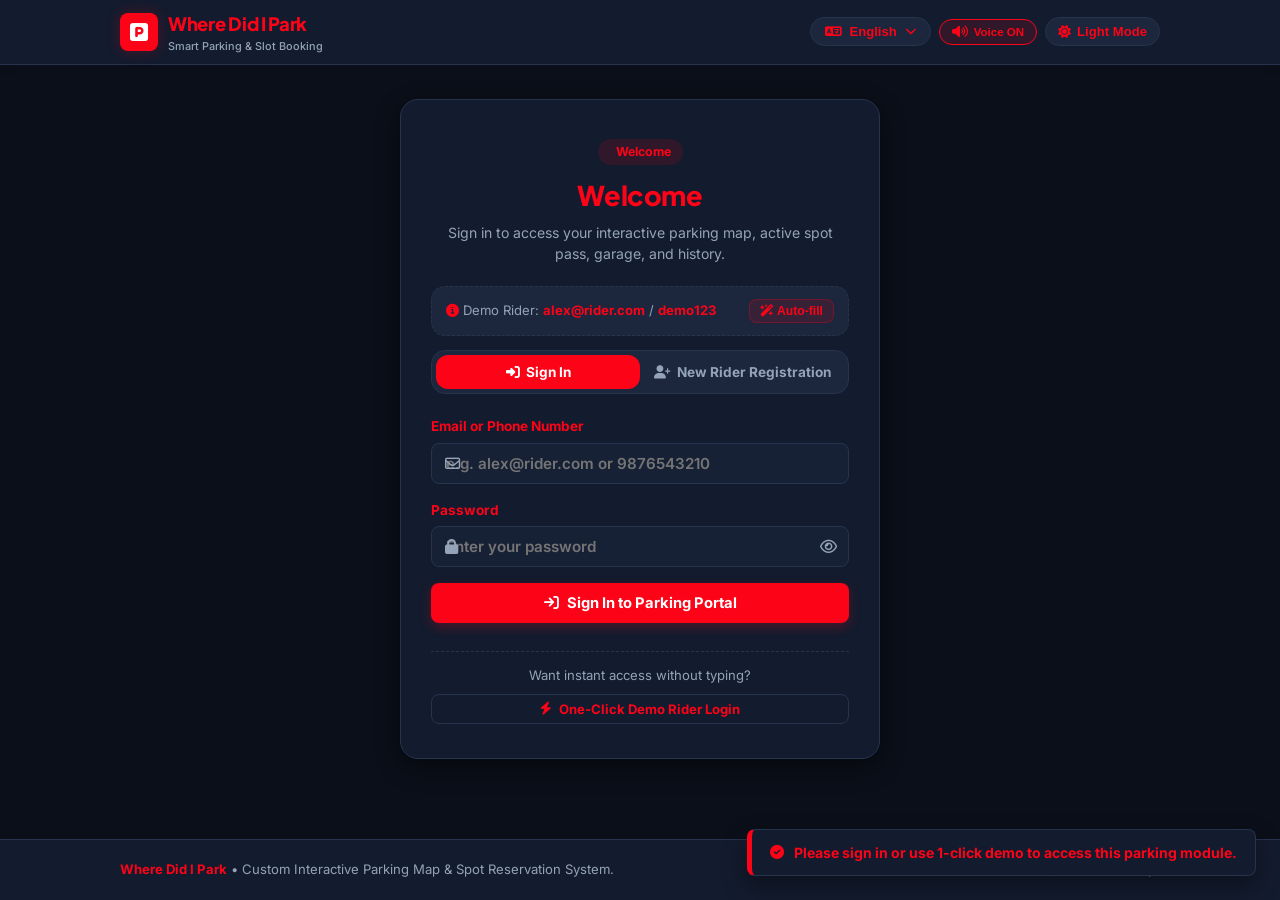
<file: pass.html>
<!DOCTYPE html>
<html lang="en">
<head>
  <meta charset="UTF-8">
  <meta name="viewport" content="width=device-width, initial-scale=1.0">
  <title>Active Parking Pass | Where Did I Park</title>
  <meta name="description" content="View your active digital parking pass, live remaining time, EV supercharger battery status, and extend parking hours.">

  <!-- Google Fonts: Plus Jakarta Sans & Inter -->
  <link rel="preconnect" href="https://fonts.googleapis.com">
  <link rel="preconnect" href="https://fonts.gstatic.com" crossorigin>
  <link href="https://fonts.googleapis.com/css2?family=Inter:wght@400;500;600;700&family=Plus+Jakarta+Sans:wght@600;700;800&display=swap" rel="stylesheet">

  <!-- Font Awesome Icons -->
  <link rel="stylesheet" href="https://cdnjs.cloudflare.com/ajax/libs/font-awesome/6.5.1/css/all.min.css">

  <!-- Custom Stylesheet -->
  <link rel="stylesheet" href="assets/css/style.css">
</head>
<body class="dark-mode" data-page="pass">

  <!-- Top Navigation Header -->
  <header class="navbar no-print">
    <div class="nav-container">
      <div class="brand-logo" onclick="window.location.href='index.html'">
        <div class="logo-badge">
          <i class="fa-solid fa-square-parking"></i>
        </div>
        <div class="logo-meta">
          <span class="brand-name">Where Did I Park</span>
          <span class="brand-tagline">Smart Parking & Slot Booking</span>
        </div>
      </div>

      <!-- Navigation Pages (5 Modules) -->
      <nav class="portal-nav-links">
        <a href="map.html" class="portal-nav-item">
          <i class="fa-solid fa-map-location-dot"></i>
          <span>1. Map & Book</span>
        </a>
        <a href="pass.html" class="portal-nav-item active" id="navPassLink">
          <i class="fa-solid fa-ticket"></i>
          <span>2. Active Pass</span>
          <span class="nav-live-dot hidden" id="navPassDot"></span>
        </a>
        <a href="vehicles.html" target="_blank" rel="noopener noreferrer" class="portal-nav-item" title="Opens in new tab">
          <i class="fa-solid fa-warehouse"></i>
          <span>3. My Garage</span>
        </a>
        <a href="history.html" target="_blank" rel="noopener noreferrer" class="portal-nav-item" title="Opens in new tab">
          <i class="fa-solid fa-clock-rotate-left"></i>
          <span>4. History</span>
        </a>
        <a href="payment.html" target="_blank" rel="noopener noreferrer" class="portal-nav-item" title="Opens in new tab">
          <i class="fa-solid fa-credit-card"></i>
          <span>5. Payment</span>
        </a>
      </nav>

      <!-- Navigation Actions -->
      <div class="nav-actions">
        <!-- Language Selector Dropdown -->
        <div class="lang-selector-dropdown" id="langSelectorWrap">
          <button type="button" class="lang-btn" id="langToggleBtn" title="Change Language / भाषा बदलें">
            <i class="fa-solid fa-language"></i>
            <span id="currentLangLabel">English</span>
            <i class="fa-solid fa-chevron-down lang-chevron"></i>
          </button>
          <div class="lang-dropdown-menu hidden" id="langDropdownMenu">
            <button type="button" class="lang-opt-btn active" data-lang="en">
              <span class="lang-flag">🇬🇧</span>
              <span class="lang-name">English</span>
              <span class="lang-native">EN</span>
            </button>
            <button type="button" class="lang-opt-btn" data-lang="hi">
              <span class="lang-flag">🇮🇳</span>
              <span class="lang-name">Hindi</span>
              <span class="lang-native">हिंदी</span>
            </button>
            <button type="button" class="lang-opt-btn" data-lang="pa">
              <span class="lang-flag">🇮🇳</span>
              <span class="lang-name">Punjabi</span>
              <span class="lang-native">ਪੰਜਾਬੀ</span>
            </button>
            <button type="button" class="lang-opt-btn" data-lang="ta">
              <span class="lang-flag">🇮🇳</span>
              <span class="lang-name">Tamil</span>
              <span class="lang-native">தமிழ்</span>
            </button>
          </div>
        </div>

        <!-- Voice Assistant Toggle -->
        <button id="voiceToggleBtn" class="icon-toggle-btn active" title="Toggle Voice Assistant">
          <i class="fa-solid fa-volume-high" id="voiceIcon"></i>
          <span class="btn-subtext" data-i18n="voice_on">Voice ON</span>
        </button>

        <!-- Light / Dark Mode Toggle Button -->
        <button id="themeToggleBtn" class="theme-switch-btn" title="Toggle Light / Dark Mode">
          <i class="fa-solid fa-sun" id="themeIcon"></i>
          <span class="theme-text" id="themeText" data-i18n="theme_light">Light Mode</span>
        </button>

        <!-- Logged-in User Capsule -->
        <div id="userProfileCapsule" class="user-capsule">
          <div class="user-avatar" id="userAvatarLetter">R</div>
          <div class="user-info-text">
            <span class="user-name-display" id="navUserName">Rider</span>
            <span class="user-plate-display" id="navUserPlate">Plate No.</span>
          </div>
          <button id="logoutBtn" class="logout-link-btn" title="Sign out of account">
            <i class="fa-solid fa-arrow-right-from-bracket"></i>
            <span data-i18n="sign_out">Sign Out</span>
          </button>
        </div>
      </div>
    </div>
  </header>

  <main class="main-content">

    <!-- PAGE 2: ACTIVE PARKING PASS SECTION -->
    <div class="page-header-banner no-print">
      <div class="p-banner-text">
        <span class="page-step-pill">Page 2 of 4 &bull; Live Parking Pass</span>
        <h1 class="page-main-title">Active Parking Pass & Tracker</h1>
        <p class="page-main-sub">Track your live parked spot, remaining countdown time, extend parking duration, and view EV battery status.</p>
      </div>
      <div class="p-banner-action">
        <a href="map.html" class="btn btn-outline btn-sm">
          <i class="fa-solid fa-map"></i> View Map & Bays
        </a>
      </div>
    </div>

    <!-- EMPTY PASS STATE (Shown when no vehicle is currently parked) -->
    <div id="noPassPlaceholder" class="card empty-pass-card hidden no-print">
      <div class="empty-pass-icon">
        <i class="fa-solid fa-square-parking"></i>
      </div>
      <h2>No Active Parking Session</h2>
      <p>You have not parked or booked any slot yet. Pick an available spot on the interactive map to get your live pass.</p>
      <a href="map.html" class="btn btn-primary btn-lg">
        <i class="fa-solid fa-map-location-dot"></i>
        <span>Go to Interactive Map & Book a Slot</span>
      </a>
    </div>

    <!-- ACTIVE BOOKED SPOT PASS CARD -->
    <div id="activeTicketCard" class="card ticket-pass-card hidden">
      <div class="ticket-header">
        <div class="ticket-status-badge">
          <span class="pulse-dot"></span>
          <span>ACTIVE PARKING PASS</span>
        </div>
        <span class="ticket-id" id="ticketPassId">PASS #PK-8841</span>
      </div>

      <!-- FEATURE 4.2: EMERGENCY 10-MINUTE EXPIRY WARNING BANNER -->
      <div id="emergencyWarningBanner" class="emergency-warning-banner hidden">
        <div class="warning-icon-pulsing">
          <i class="fa-solid fa-triangle-exclamation"></i>
        </div>
        <div class="warning-text">
          <strong>PARKING METER EXPIRING SOON!</strong>
          <p>Less than 10 minutes remaining. Extend your time below to avoid overtime penalty.</p>
        </div>
        <button type="button" class="btn btn-xs btn-primary" onclick="quickExtendTime(30)">
          <i class="fa-solid fa-clock"></i> Quick +30 Mins
        </button>
      </div>

      <div class="ticket-body">
        <div class="ticket-grid">
          <div class="ticket-item">
            <label>Reserved Slot</label>
            <strong class="highlight-val" id="ticketSlotNo">B-04</strong>
          </div>

          <div class="ticket-item">
            <label>Parking Level</label>
            <strong id="ticketLevel">Ground Floor (Level 0)</strong>
          </div>

          <div class="ticket-item">
            <label>Vehicle Plate</label>
            <strong id="ticketPlate">DL 01 AB 1234</strong>
          </div>

          <div class="ticket-item">
            <label>Parked Since</label>
            <strong id="ticketEntryTime">Just now</strong>
          </div>
        </div>

        <!-- FEATURE 1.3: LIVE EV CHARGING PANEL -->
        <div id="ticketEvChargingPanel" class="ev-charging-panel hidden">
          <div class="ev-panel-header">
            <div class="ev-title-badge">
              <i class="fa-solid fa-bolt-lightning fa-beat-fade"></i>
              <span>LIVE EV SUPERCHARGER CONNECTED</span>
            </div>
            <span class="ev-power-rate"><i class="fa-solid fa-gauge-high"></i> 60 kW Fast DC</span>
          </div>

          <div class="ev-battery-visual">
            <div class="battery-casing">
              <div class="battery-level-fill" id="evBatteryFill" style="width: 48%;">
                <span class="battery-glow-pulse"></span>
              </div>
              <div class="battery-terminal"></div>
            </div>
            <div class="battery-meta">
              <span class="battery-pct" id="evBatteryPct">48%</span>
              <span class="battery-status-tag" id="evChargingStatusTag">⚡ Charging in progress...</span>
            </div>
          </div>

          <div class="ev-stats-row">
            <div class="ev-stat-box">
              <small>Energy Delivered</small>
              <strong id="evEnergyDelivered">14.6 kWh</strong>
            </div>
            <div class="ev-stat-box">
              <small>Charging Speed</small>
              <strong>~280 km/hr</strong>
            </div>
            <div class="ev-stat-box">
              <small>Est. Full Charge</small>
              <strong id="evTimeToFull">~34 mins remaining</strong>
            </div>
          </div>
        </div>

        <!-- Notes / Landmark if any -->
        <div id="ticketNotesBox" class="ticket-notes hidden">
          <i class="fa-solid fa-thumbtack"></i>
          <div>
            <small>Landmark / Note</small>
            <p id="ticketNotesText">Near East Elevator Gate</p>
          </div>
        </div>

        <!-- Timer Countdown with FEATURE 2.3: EXTEND PARKING BUTTONS -->
        <div class="ticket-timer-bar">
          <div class="timer-flex">
            <span><i class="fa-solid fa-clock-rotate-left"></i> Remaining Time:</span>
            <strong id="ticketRemainingTime">01h : 59m : 45s</strong>
          </div>
          <div class="progress-track">
            <div class="progress-fill" id="ticketProgressFill" style="width: 100%;"></div>
          </div>

          <!-- FEATURE 2.3: EXTEND PARKING TIME BUTTONS -->
          <div class="extend-time-row no-print">
            <span class="extend-title"><i class="fa-solid fa-hourglass-half"></i> Need more time?</span>
            <div class="extend-btn-group">
              <button type="button" class="btn btn-xs btn-outline extend-btn" data-mins="30">
                +30 Mins (₹10)
              </button>
              <button type="button" class="btn btn-xs btn-outline extend-btn" data-mins="60">
                +1 Hour (₹20)
              </button>
              <button type="button" class="btn btn-xs btn-outline extend-btn" data-mins="120">
                +2 Hours (₹40)
              </button>
            </div>
          </div>
        </div>
      </div>

      <div class="ticket-actions no-print">
        <button type="button" id="locateOnMapBtn" class="btn btn-outline" onclick="window.location.href='map.html'">
          <i class="fa-solid fa-crosshairs"></i>
          <span>View on Map</span>
        </button>

        <!-- FEATURE 2.2: DOWNLOAD / PRINT PDF SLIP -->
        <button type="button" id="printReceiptBtn" class="btn btn-outline">
          <i class="fa-solid fa-file-invoice"></i>
          <span>Download Slip / Print</span>
        </button>

        <button type="button" id="shareTicketBtn" class="btn btn-outline">
          <i class="fa-solid fa-share-nodes"></i>
          <span>Share Spot Pass</span>
        </button>

        <button type="button" id="releaseSlotBtn" class="btn btn-primary">
          <i class="fa-solid fa-circle-check"></i>
          <span>I Found My Ride / Checkout</span>
        </button>
      </div>
    </div>

  </main>

  <!-- FEATURE 2.2: DOWNLOAD / PRINT RECEIPT MODAL -->
  <div id="receiptModal" class="modal-backdrop hidden">
    <div class="modal-box receipt-modal-box">
      <div class="modal-top no-print">
        <div class="modal-badge-title">
          <i class="fa-solid fa-receipt"></i> Official Parking Receipt
        </div>
        <button type="button" id="closeReceiptModalBtn" class="modal-close-icon">&times;</button>
      </div>

      <!-- Printable Slip Content -->
      <div class="printable-ticket" id="printableTicketArea">
        <div class="receipt-header">
          <div class="receipt-logo">
            <i class="fa-solid fa-square-parking"></i> WHERE DID I PARK
          </div>
          <span class="receipt-sub">Smart Rider Automated Facility &bull; Gate 1</span>
          <div class="receipt-barcode">
            ||||| | |||| ||||| || | |||| |||| | |||||
          </div>
          <strong class="receipt-pass-num" id="slipPassNum">PASS #PK-8841</strong>
        </div>

        <div class="receipt-details-table">
          <div class="r-row">
            <span>Rider Name:</span>
            <strong id="slipRiderName">John Rider</strong>
          </div>
          <div class="r-row">
            <span>Vehicle Plate:</span>
            <strong id="slipPlateNum">DL 01 AB 1234</strong>
          </div>
          <div class="r-row">
            <span>Assigned Slot:</span>
            <strong class="slot-callout" id="slipSlotNum">Slot B-04</strong>
          </div>
          <div class="r-row">
            <span>Floor / Bay:</span>
            <strong id="slipFloor">Ground Floor (G)</strong>
          </div>
          <div class="r-row">
            <span>In-Time:</span>
            <strong id="slipInTime">Oct 20, 2026 - 05:45 PM</strong>
          </div>
          <div class="r-row">
            <span>Valid Until:</span>
            <strong id="slipOutTime">Oct 20, 2026 - 07:45 PM</strong>
          </div>
          <div class="r-row r-total">
            <span>Total Amount Paid:</span>
            <strong id="slipTotalAmount">₹40.00 (PAID)</strong>
          </div>
        </div>

        <div class="receipt-qr-section">
          <div class="qr-mockup">
            <i class="fa-solid fa-qrcode"></i>
          </div>
          <small>Scan this QR code at Exit Gate barrier for automated departure</small>
        </div>

        <div class="receipt-footer">
          <span>Thank you for using Where Did I Park. Have a safe ride!</span>
        </div>
      </div>

      <!-- Modal Footer Print Controls -->
      <div class="receipt-modal-actions no-print">
        <button type="button" id="triggerPrintBtn" class="btn btn-primary">
          <i class="fa-solid fa-print"></i> Print Receipt / Save PDF
        </button>
        <button type="button" id="closeSlipBtn" class="btn btn-outline">
          Close Slip
        </button>
      </div>
    </div>
  </div>

  <!-- Clean Toast Alerts -->
  <div id="toastNotification" class="toast-popup hidden no-print">
    <i class="fa-solid fa-circle-check" id="toastIcon"></i>
    <span id="toastMessage">Pass loaded successfully.</span>
  </div>

  <!-- Footer -->
  <footer class="footer no-print">
    <div class="footer-inner">
      <div class="footer-left">
        <strong>Where Did I Park</strong> &bull; Custom Interactive Parking Map & Spot Reservation System.
      </div>
      <div class="footer-right">
        <span>Page 2: Active Pass &bull; Handcrafted with HTML, CSS & JavaScript</span>
      </div>
    </div>
  </footer>

  <!-- Application Logic -->
  <script src="assets/js/app.js"></script>
</body>
</html>
</file>
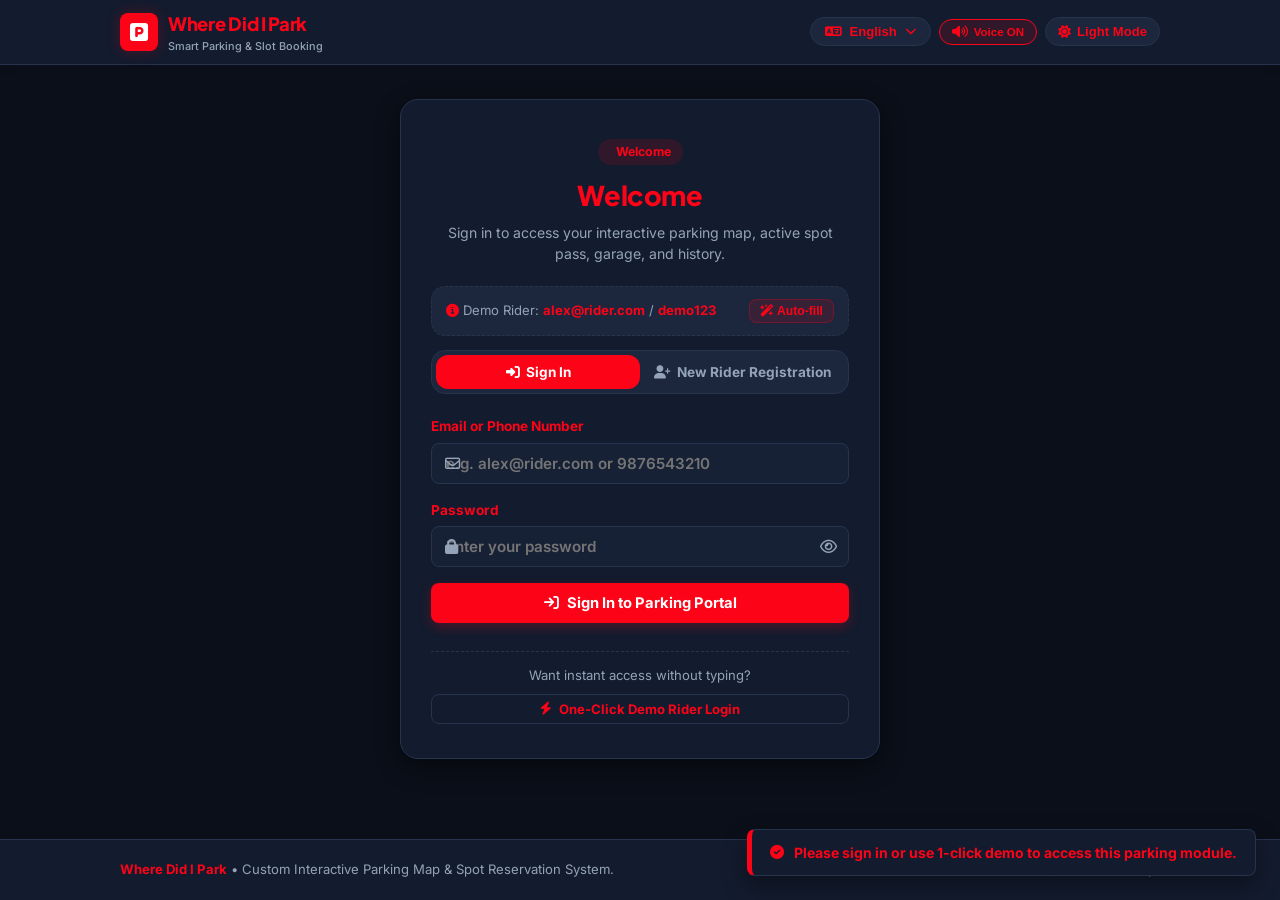
<file: payment.html>
<!DOCTYPE html>
<html lang="en">
<head>
  <meta charset="UTF-8">
  <meta name="viewport" content="width=device-width, initial-scale=1.0">
  <title>Secure Payment Gateway | Where Did I Park - Spot Checkout & Recharges</title>
  <meta name="description" content="Secure payment gateway for Where Did I Park. Complete parking bay reservations via UPI, Credit/Debit Card, Net Banking, FASTag, or Cash.">

  <!-- Google Fonts: Plus Jakarta Sans & Inter -->
  <link rel="preconnect" href="https://fonts.googleapis.com">
  <link rel="preconnect" href="https://fonts.gstatic.com" crossorigin>
  <link href="https://fonts.googleapis.com/css2?family=Inter:wght@400;500;600;700&family=Plus+Jakarta+Sans:wght@600;700;800&display=swap" rel="stylesheet">

  <!-- Font Awesome Icons -->
  <link rel="stylesheet" href="https://cdnjs.cloudflare.com/ajax/libs/font-awesome/6.5.1/css/all.min.css">

  <!-- Custom Stylesheets -->
  <link rel="stylesheet" href="assets/css/style.css">
</head>
<body class="dark-mode" data-page="payment">

  <!-- Top Navigation Header -->
  <header class="navbar">
    <div class="nav-container">
      <div class="brand-logo" onclick="window.location.href='index.html'" title="Return to Portal Home">
        <div class="logo-badge">
          <i class="fa-solid fa-square-parking"></i>
        </div>
        <div class="logo-meta">
          <span class="brand-name">Where Did I Park</span>
          <span class="brand-tagline">Smart Parking & Slot Booking</span>
        </div>
      </div>

      <!-- Navigation Pages (5 Modules) -->
      <nav class="portal-nav-links">
        <a href="map.html" class="portal-nav-item">
          <i class="fa-solid fa-map-location-dot"></i>
          <span data-i18n="nav_map">1. Map & Book</span>
        </a>
        <a href="pass.html" target="_blank" rel="noopener noreferrer" class="portal-nav-item" id="navPassLink" title="Opens in new tab">
          <i class="fa-solid fa-ticket"></i>
          <span data-i18n="nav_pass">2. Active Pass</span>
          <span class="nav-live-dot hidden" id="navPassDot"></span>
        </a>
        <a href="vehicles.html" target="_blank" rel="noopener noreferrer" class="portal-nav-item" title="Opens in new tab">
          <i class="fa-solid fa-warehouse"></i>
          <span data-i18n="nav_garage">3. My Garage</span>
        </a>
        <a href="history.html" target="_blank" rel="noopener noreferrer" class="portal-nav-item" title="Opens in new tab">
          <i class="fa-solid fa-clock-rotate-left"></i>
          <span data-i18n="nav_history">4. History</span>
        </a>
        <a href="payment.html" class="portal-nav-item active" title="Current Page">
          <i class="fa-solid fa-credit-card"></i>
          <span data-i18n="nav_payment">5. Payment</span>
        </a>
      </nav>

      <!-- Navigation Actions -->
      <div class="nav-actions">
        <!-- Language Selector Dropdown -->
        <div class="lang-selector-dropdown" id="langSelectorWrap">
          <button type="button" class="lang-btn" id="langToggleBtn" title="Change Language / भाषा बदलें">
            <i class="fa-solid fa-language"></i>
            <span id="currentLangLabel">English</span>
            <i class="fa-solid fa-chevron-down lang-chevron"></i>
          </button>
          <div class="lang-dropdown-menu hidden" id="langDropdownMenu">
            <button type="button" class="lang-opt-btn active" data-lang="en">
              <span class="lang-flag">🇬🇧</span>
              <span class="lang-name">English</span>
              <span class="lang-native">EN</span>
            </button>
            <button type="button" class="lang-opt-btn" data-lang="hi">
              <span class="lang-flag">🇮🇳</span>
              <span class="lang-name">Hindi</span>
              <span class="lang-native">हिंदी</span>
            </button>
            <button type="button" class="lang-opt-btn" data-lang="pa">
              <span class="lang-flag">🇮🇳</span>
              <span class="lang-name">Punjabi</span>
              <span class="lang-native">ਪੰਜਾਬੀ</span>
            </button>
            <button type="button" class="lang-opt-btn" data-lang="ta">
              <span class="lang-flag">🇮🇳</span>
              <span class="lang-name">Tamil</span>
              <span class="lang-native">தமிழ்</span>
            </button>
          </div>
        </div>

        <!-- Voice Assistant Toggle -->
        <button id="voiceToggleBtn" class="icon-toggle-btn active" title="Toggle Voice Assistant">
          <i class="fa-solid fa-volume-high" id="voiceIcon"></i>
          <span class="btn-subtext" data-i18n="voice_on">Voice ON</span>
        </button>

        <!-- Light / Dark Mode Toggle Button -->
        <button id="themeToggleBtn" class="theme-switch-btn" title="Toggle Light / Dark Mode">
          <i class="fa-solid fa-sun" id="themeIcon"></i>
          <span class="theme-text" id="themeText" data-i18n="theme_light">Light Mode</span>
        </button>

        <!-- User Profile Capsule -->
        <div class="user-profile-capsule hidden" id="userProfileCapsule">
          <div class="user-avatar-letter" id="userAvatarLetter">A</div>
          <div class="user-capsule-meta">
            <span class="user-capsule-name" id="navUserName">Alex Rider</span>
            <span class="user-capsule-plate" id="navUserPlate">DL 01 AB 7788</span>
          </div>
          <button type="button" id="logoutBtn" class="logout-link-btn" title="Sign out of account">
            <i class="fa-solid fa-arrow-right-from-bracket"></i>
            <span data-i18n="sign_out">Sign Out</span>
          </button>
        </div>
      </div>
    </div>
  </header>

  <!-- Main Content Layout -->
  <main class="main-content">

    <!-- Payment Page Hero Banner -->
    <div class="page-top-banner">
      <div class="p-banner-text">
        <span class="page-step-pill">Module 5 &bull; Instant Settlement Gateway</span>
        <h1 class="page-main-title">Secure Parking Payment Gateway</h1>
        <p class="page-main-sub">
          Complete your spot reservation with bank-grade 256-bit SSL encryption. Digital passes are unlocked immediately upon payment.
        </p>
      </div>
      <div class="p-banner-action">
        <a href="pass.html" target="_blank" rel="noopener noreferrer" class="btn btn-outline btn-sm">
          <i class="fa-solid fa-ticket"></i> View Active Pass ↗
        </a>
      </div>
    </div>

    <!-- Payment Container Grid (Order Summary + Payment Gateway) -->
    <div class="payment-portal-grid">

      <!-- LEFT COLUMN: Order / Booking Summary -->
      <section class="payment-summary-card">
        <div class="card-header-styled">
          <div class="card-header-title">
            <i class="fa-solid fa-receipt card-icon-red"></i>
            <h3>Reservation Order Summary</h3>
          </div>
          <span class="status-pill status-ready">Ready for Checkout</span>
        </div>

        <div class="summary-details-box">
          <div class="summary-field">
            <span class="s-label"><i class="fa-solid fa-hashtag"></i> Selected Parking Bay:</span>
            <span class="s-value highlight" id="checkoutSlotId">Slot G-04 (Ground Floor)</span>
          </div>
          <div class="summary-field">
            <span class="s-label"><i class="fa-solid fa-layer-group"></i> Parking Floor Level:</span>
            <span class="s-value" id="checkoutFloorLevel">Ground Floor (G)</span>
          </div>
          <div class="summary-field">
            <span class="s-label"><i class="fa-solid fa-id-card"></i> Registered Vehicle:</span>
            <span class="s-value" id="checkoutVehiclePlate">Tata Nexon EV - DL 01 AB 7788</span>
          </div>
          <div class="summary-field">
            <span class="s-label"><i class="fa-solid fa-clock"></i> Parking Duration:</span>
            <span class="s-value" id="checkoutDuration">2 Hours</span>
          </div>
          <div class="summary-field">
            <span class="s-label"><i class="fa-solid fa-bolt-lightning" style="color:#06b6d4;"></i> EV Supercharger Station:</span>
            <span class="s-value" id="checkoutEvStatus">Not Active</span>
          </div>
        </div>

        <!-- Price Breakdown -->
        <div class="price-breakdown-box">
          <div class="price-row">
            <span>Base Parking Fee (<span id="calcHours">2</span> hrs @ ₹20/hr):</span>
            <strong id="calcBaseFee">₹40</strong>
          </div>
          <div class="price-row">
            <span>EV Fast Charging Station Fee:</span>
            <strong id="calcEvFee">₹0</strong>
          </div>
          <div class="price-row">
            <span>Platform GST & Smart Sensors:</span>
            <strong>₹0 <small class="text-free">(Waived)</small></strong>
          </div>
          <div class="price-row total-row">
            <span>Total Payable Amount:</span>
            <strong class="total-price" id="checkoutTotalAmount">₹40</strong>
          </div>
        </div>

        <!-- Trust Badges -->
        <div class="security-trust-box">
          <div class="trust-item">
            <i class="fa-solid fa-lock"></i>
            <span>256-Bit SSL Secured</span>
          </div>
          <div class="trust-item">
            <i class="fa-solid fa-shield-halved"></i>
            <span>PCI-DSS Level 1 Compliant</span>
          </div>
          <div class="trust-item">
            <i class="fa-solid fa-bolt"></i>
            <span>Instant Digital Pass Unlock</span>
          </div>
        </div>
      </section>

      <!-- RIGHT COLUMN: Payment Methods & Gateway -->
      <section class="payment-methods-card" id="paymentMethodsCard">
        <div class="card-header-styled">
          <div class="card-header-title">
            <i class="fa-solid fa-credit-card card-icon-red"></i>
            <h3>Choose Payment Method</h3>
          </div>
          <span class="security-capsule"><i class="fa-solid fa-shield-check"></i> Encrypted Gateway</span>
        </div>

        <!-- Method Tabs -->
        <div class="pay-method-tabs" id="payMethodTabs">
          <button type="button" class="method-tab active" data-method="upi">
            <i class="fa-solid fa-mobile-screen-button"></i>
            <span>UPI & QR</span>
          </button>
          <button type="button" class="method-tab" data-method="card">
            <i class="fa-regular fa-credit-card"></i>
            <span>Cards</span>
          </button>
          <button type="button" class="method-tab" data-method="netbank">
            <i class="fa-solid fa-building-columns"></i>
            <span>Net Banking</span>
          </button>
          <button type="button" class="method-tab" data-method="fastag">
            <i class="fa-solid fa-rss"></i>
            <span>FASTag</span>
          </button>
          <button type="button" class="method-tab" data-method="cash">
            <i class="fa-solid fa-money-bill-wave"></i>
            <span>Cash at Exit</span>
          </button>
        </div>

        <!-- TAB PANE 1: UPI & QR -->
        <div class="method-pane" id="paneUpi">
          <div class="upi-container">
            <div class="upi-qr-box">
              <div class="qr-code-frame">
                <i class="fa-solid fa-qrcode qr-icon-large"></i>
                <div class="qr-scan-line"></div>
              </div>
              <span class="qr-helper-text">Scan with any UPI App (GPay, PhonePe, Paytm)</span>
            </div>

            <div class="upi-or-divider">
              <span>OR ENTER UPI ID</span>
            </div>

            <div class="form-field">
              <label for="upiVpaInput"><i class="fa-solid fa-at"></i> Virtual Payment Address (VPA)</label>
              <div class="input-wrapper">
                <input type="text" id="upiVpaInput" placeholder="e.g. alex@okaxis or 9876543210@paytm" value="alex@okhdfcbank">
                <button type="button" class="btn btn-outline btn-sm" id="verifyUpiBtn">Verify</button>
              </div>
            </div>

            <div class="quick-upi-apps">
              <span class="quick-app-badge active"><i class="fa-brands fa-google-pay"></i> Google Pay</span>
              <span class="quick-app-badge"><i class="fa-solid fa-wallet"></i> PhonePe</span>
              <span class="quick-app-badge"><i class="fa-solid fa-bolt"></i> Paytm</span>
              <span class="quick-app-badge"><i class="fa-solid fa-landmark"></i> BHIM UPI</span>
            </div>
          </div>
        </div>

        <!-- TAB PANE 2: CARDS -->
        <div class="method-pane hidden" id="paneCard">
          <div class="card-simulator-wrap">
            <!-- Visual Credit Card Preview -->
            <div class="visual-card-preview">
              <div class="card-preview-top">
                <span class="card-chip"><i class="fa-solid fa-microchip"></i></span>
                <span class="card-network-logo"><i class="fa-brands fa-cc-visa"></i></span>
              </div>
              <div class="card-preview-number" id="previewCardNum">&bull;&bull;&bull;&bull; &bull;&bull;&bull;&bull; &bull;&bull;&bull;&bull; 4242</div>
              <div class="card-preview-bottom">
                <div>
                  <div class="c-meta-lbl">CARD HOLDER</div>
                  <div class="c-meta-val" id="previewCardHolder">ALEX RIDER</div>
                </div>
                <div>
                  <div class="c-meta-lbl">EXPIRES</div>
                  <div class="c-meta-val" id="previewCardExpiry">12/28</div>
                </div>
              </div>
            </div>

            <!-- Card Inputs -->
            <div class="card-inputs-grid">
              <div class="form-field">
                <label for="cardNumInput">Card Number</label>
                <div class="input-wrapper">
                  <i class="fa-regular fa-credit-card input-icon"></i>
                  <input type="text" id="cardNumInput" placeholder="4242 4242 4242 4242" value="4242 4242 4242 4242" maxlength="19">
                </div>
              </div>
              <div class="form-row">
                <div class="form-field">
                  <label for="cardExpiryInput">Expiry Date</label>
                  <input type="text" id="cardExpiryInput" placeholder="MM/YY" value="12/28" maxlength="5">
                </div>
                <div class="form-field">
                  <label for="cardCvvInput">CVV / CVC</label>
                  <input type="password" id="cardCvvInput" placeholder="123" value="789" maxlength="4">
                </div>
              </div>
              <div class="form-field">
                <label for="cardNameInput">Cardholder Name</label>
                <input type="text" id="cardNameInput" placeholder="Alex Rider" value="Alex Rider">
              </div>
            </div>
          </div>
        </div>

        <!-- TAB PANE 3: NET BANKING -->
        <div class="method-pane hidden" id="paneNetbank">
          <div class="netbank-grid">
            <label class="bank-pill active">
              <input type="radio" name="bankOpt" value="HDFC Bank" checked>
              <i class="fa-solid fa-building-columns"></i>
              <span>HDFC Bank</span>
            </label>
            <label class="bank-pill">
              <input type="radio" name="bankOpt" value="State Bank of India">
              <i class="fa-solid fa-building-columns"></i>
              <span>SBI</span>
            </label>
            <label class="bank-pill">
              <input type="radio" name="bankOpt" value="ICICI Bank">
              <i class="fa-solid fa-building-columns"></i>
              <span>ICICI Bank</span>
            </label>
            <label class="bank-pill">
              <input type="radio" name="bankOpt" value="Axis Bank">
              <i class="fa-solid fa-building-columns"></i>
              <span>Axis Bank</span>
            </label>
          </div>
        </div>

        <!-- TAB PANE 4: FASTAG -->
        <div class="method-pane hidden" id="paneFastag">
          <div class="fastag-box">
            <div class="fastag-header">
              <i class="fa-solid fa-rss fastag-icon"></i>
              <div>
                <strong>FASTag Auto-Debit via RFID</strong>
                <p>Funds will be automatically deducted from your vehicle's linked FASTag wallet at exit.</p>
              </div>
            </div>
            <div class="fastag-wallet-pill">
              <span>Linked Vehicle:</span>
              <strong id="fastagVehiclePlate">DL 01 AB 7788</strong>
              <span class="fastag-status-active"><i class="fa-solid fa-check"></i> Wallet Active</span>
            </div>
          </div>
        </div>

        <!-- TAB PANE 5: CASH AT EXIT -->
        <div class="method-pane hidden" id="paneCash">
          <div class="cash-box">
            <i class="fa-solid fa-hand-holding-dollar cash-icon-large"></i>
            <h4>Pay Cash at Ground Floor Attendant Counter</h4>
            <p>You can pay via Cash at the exit boom barrier checkout booth. Your digital token will be generated instantly.</p>
          </div>
        </div>

        <!-- Processing State Overlay -->
        <div class="payment-processing-overlay hidden" id="paymentProcessState">
          <div class="processing-spinner"></div>
          <h4 id="paymentProcessStatusTitle">Authorizing Payment...</h4>
          <p id="paymentProcessStatusDesc">Connecting to banking network. Generating your active parking pass...</p>
        </div>

        <!-- Success Receipt State -->
        <div class="payment-success-card hidden" id="paymentSuccessCard">
          <div class="success-icon-wrap">
            <i class="fa-solid fa-circle-check"></i>
          </div>
          <h3 class="success-title">Payment Approved & Spot Locked!</h3>
          <p class="success-subtitle">Your parking spot has been reserved. Your digital barcode pass is now live.</p>

          <div class="receipt-mini-capsule">
            <div class="r-row">
              <span>Pass Identifier:</span>
              <strong id="successPassId">PK-8842</strong>
            </div>
            <div class="r-row">
              <span>Reserved Bay:</span>
              <strong id="successSlot">Slot G-04</strong>
            </div>
            <div class="r-row">
              <span>Amount Paid:</span>
              <strong id="successAmount">₹40</strong>
            </div>
          </div>

          <div class="success-actions-row">
            <a href="pass.html" target="_blank" rel="noopener noreferrer" class="btn btn-primary btn-lg btn-block" id="successOpenPassBtn">
              <i class="fa-solid fa-ticket"></i>
              <span>Open Active Pass in New Tab ↗</span>
            </a>
            <a href="map.html" class="btn btn-outline btn-block" style="margin-top: 10px;">
              <i class="fa-solid fa-map-location-dot"></i> Return to Parking Map
            </a>
          </div>
        </div>

        <!-- Main Action CTA Row -->
        <div class="payment-action-bottom" id="paymentActionRow">
          <button type="button" class="btn btn-primary btn-block btn-lg" id="paySubmitBtn">
            <i class="fa-solid fa-shield-check"></i>
            <span id="paySubmitLabel">Authorize & Settle ₹40</span>
          </button>
        </div>
      </section>

    </div>

  </main>

  <!-- Clean Toast Alerts -->
  <div id="toastNotification" class="toast-popup hidden">
    <i class="fa-solid fa-circle-check" id="toastIcon"></i>
    <span id="toastMessage">Payment notification</span>
  </div>

  <!-- Footer -->
  <footer class="footer">
    <div class="footer-inner">
      <div class="footer-left">
        <strong>Where Did I Park</strong> &bull; Secure Digital Payment & Spot Reservation System.
      </div>
      <div class="footer-right">
        <span>Handcrafted with HTML, CSS & JavaScript</span>
      </div>
    </div>
  </footer>

  <!-- Application Logic -->
  <script src="assets/js/app.js"></script>
</body>
</html>
</file>
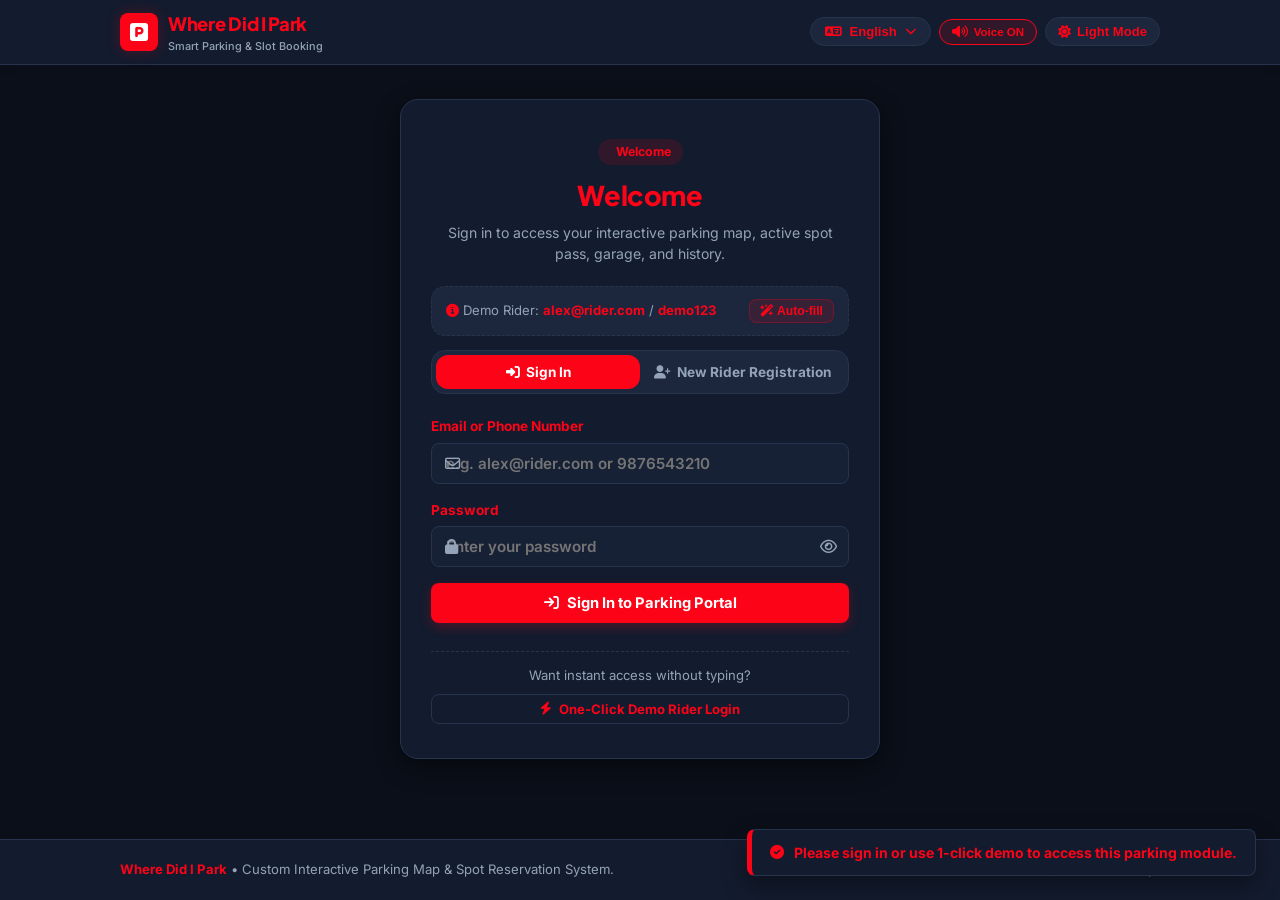
<file: vehicles.html>
<!DOCTYPE html>
<html lang="en">
<head>
  <meta charset="UTF-8">
  <meta name="viewport" content="width=device-width, initial-scale=1.0">
  <title>My Garage & Vehicles | Where Did I Park</title>
  <meta name="description" content="Manage all your registered vehicles. Add cars, motorcycles, scooters, or EVs, and switch your active ride anytime.">

  <!-- Google Fonts: Plus Jakarta Sans & Inter -->
  <link rel="preconnect" href="https://fonts.googleapis.com">
  <link rel="preconnect" href="https://fonts.gstatic.com" crossorigin>
  <link href="https://fonts.googleapis.com/css2?family=Inter:wght@400;500;600;700&family=Plus+Jakarta+Sans:wght@600;700;800&display=swap" rel="stylesheet">

  <!-- Font Awesome Icons -->
  <link rel="stylesheet" href="https://cdnjs.cloudflare.com/ajax/libs/font-awesome/6.5.1/css/all.min.css">

  <!-- Custom Stylesheet -->
  <link rel="stylesheet" href="assets/css/style.css">
</head>
<body class="dark-mode" data-page="vehicles">

  <!-- Top Navigation Header -->
  <header class="navbar">
    <div class="nav-container">
      <div class="brand-logo" onclick="window.location.href='index.html'">
        <div class="logo-badge">
          <i class="fa-solid fa-square-parking"></i>
        </div>
        <div class="logo-meta">
          <span class="brand-name">Where Did I Park</span>
          <span class="brand-tagline">Smart Parking & Slot Booking</span>
        </div>
      </div>

      <!-- Navigation Pages (5 Modules) -->
      <nav class="portal-nav-links">
        <a href="map.html" class="portal-nav-item">
          <i class="fa-solid fa-map-location-dot"></i>
          <span>1. Map & Book</span>
        </a>
        <a href="pass.html" target="_blank" rel="noopener noreferrer" class="portal-nav-item" id="navPassLink" title="Opens in new tab">
          <i class="fa-solid fa-ticket"></i>
          <span>2. Active Pass</span>
          <span class="nav-live-dot hidden" id="navPassDot"></span>
        </a>
        <a href="vehicles.html" class="portal-nav-item active">
          <i class="fa-solid fa-warehouse"></i>
          <span>3. My Garage</span>
        </a>
        <a href="history.html" target="_blank" rel="noopener noreferrer" class="portal-nav-item" title="Opens in new tab">
          <i class="fa-solid fa-clock-rotate-left"></i>
          <span>4. History</span>
        </a>
        <a href="payment.html" target="_blank" rel="noopener noreferrer" class="portal-nav-item" title="Opens in new tab">
          <i class="fa-solid fa-credit-card"></i>
          <span>5. Payment</span>
        </a>
      </nav>

      <!-- Navigation Actions -->
      <div class="nav-actions">
        <!-- Language Selector Dropdown -->
        <div class="lang-selector-dropdown" id="langSelectorWrap">
          <button type="button" class="lang-btn" id="langToggleBtn" title="Change Language">
            <i class="fa-solid fa-language"></i>
            <span id="currentLangLabel">English</span>
            <i class="fa-solid fa-chevron-down lang-chevron"></i>
          </button>
          <div class="lang-dropdown-menu hidden" id="langDropdownMenu">
            <button type="button" class="lang-opt-btn active" data-lang="en"><span class="lang-flag">🇬🇧</span><span class="lang-name">English</span><span class="lang-native">EN</span></button>
            <button type="button" class="lang-opt-btn" data-lang="hi"><span class="lang-flag">🇮🇳</span><span class="lang-name">Hindi</span><span class="lang-native">हिंदी</span></button>
            <button type="button" class="lang-opt-btn" data-lang="pa"><span class="lang-flag">🇮🇳</span><span class="lang-name">Punjabi</span><span class="lang-native">ਪੰਜਾਬੀ</span></button>
            <button type="button" class="lang-opt-btn" data-lang="ta"><span class="lang-flag">🇮🇳</span><span class="lang-name">Tamil</span><span class="lang-native">தமிழ்</span></button>
          </div>
        </div>
        <!-- Voice Assistant Toggle -->
        <button id="voiceToggleBtn" class="icon-toggle-btn active" title="Toggle Voice Assistant">
          <i class="fa-solid fa-volume-high" id="voiceIcon"></i>
          <span class="btn-subtext" data-i18n="voice_on">Voice ON</span>
        </button>
        <!-- Light / Dark Mode Toggle Button -->
        <button id="themeToggleBtn" class="theme-switch-btn" title="Toggle Light / Dark Mode">
          <i class="fa-solid fa-sun" id="themeIcon"></i>
          <span class="theme-text" id="themeText" data-i18n="theme_light">Light Mode</span>
        </button>
        <!-- Logged-in User Capsule -->
        <div id="userProfileCapsule" class="user-capsule">
          <div class="user-avatar" id="userAvatarLetter">R</div>
          <div class="user-info-text">
            <span class="user-name-display" id="navUserName">Rider</span>
            <span class="user-plate-display" id="navUserPlate">Plate No.</span>
          </div>
          <button id="logoutBtn" class="logout-link-btn" title="Sign out of account">
            <i class="fa-solid fa-arrow-right-from-bracket"></i>
            <span data-i18n="sign_out">Sign Out</span>
          </button>
        </div>
      </div>
    </div>
  </header>

  <main class="main-content">

    <!-- PAGE 3: MY VEHICLE GARAGE SECTION -->
    <div class="page-header-banner">
      <div class="p-banner-text">
        <span class="page-step-pill">Page 3 of 4 &bull; Rider Garage</span>
        <h1 class="page-main-title">My Vehicle Garage</h1>
        <p class="page-main-sub">Manage your personal rides. Add your cars, bikes, scooters, or EVs, and pick your active ride for fast parking.</p>
      </div>
      <div class="p-banner-action">
        <a href="map.html" class="btn btn-primary btn-sm">
          <i class="fa-solid fa-map-pin"></i> Book Slot with Active Ride
        </a>
      </div>
    </div>

    <!-- GARAGE CONTENT LAYOUT: SPLIT GRID -->
    <div class="garage-layout-grid">
      
      <!-- ADD NEW VEHICLE FORM CARD -->
      <div class="card add-vehicle-card">
        <div class="card-header">
          <div class="card-icon-wrap">
            <i class="fa-solid fa-plus-circle"></i>
          </div>
          <div>
            <h3 class="card-title">Add Vehicle to Garage</h3>
            <p class="card-subtitle">Register another car, bike or EV to your profile</p>
          </div>
        </div>

        <form id="garageAddVehicleForm" class="auth-form">
          <div class="form-field">
            <label for="garageVehicleType"><i class="fa-solid fa-shapes"></i> Vehicle Type</label>
            <select id="garageVehicleType">
              <option value="Car">Car / Sedan</option>
              <option value="EV">Electric Vehicle (EV)</option>
              <option value="Motorcycle">Motorcycle / Bike</option>
              <option value="Scooter">Scooter / Moped</option>
              <option value="SUV">SUV / 4x4</option>
            </select>
          </div>

          <div class="form-field">
            <label for="garageVehiclePlate"><i class="fa-solid fa-id-card"></i> Vehicle Model & Plate Number *</label>
            <input type="text" id="garageVehiclePlate" placeholder="e.g. Royal Enfield - DL 04 AB 5678" required>
          </div>

          <button type="submit" class="btn btn-primary btn-block">
            <i class="fa-solid fa-circle-check"></i>
            <span>Save to My Garage</span>
          </button>
        </form>

        <div class="garage-tip-box">
          <i class="fa-solid fa-lightbulb"></i>
          <div>
            <strong>Quick Tip:</strong>
            <p>Vehicles marked as "EV" automatically activate the Supercharger fast-lane options on the parking map.</p>
          </div>
        </div>
      </div>

      <!-- SAVED VEHICLES LIST -->
      <div class="card fleet-list-card">
        <div class="card-header space-between">
          <div class="card-header-left">
            <div class="card-icon-wrap icon-gray">
              <i class="fa-solid fa-warehouse"></i>
            </div>
            <div>
              <h3 class="card-title">Registered Fleet</h3>
              <p class="card-subtitle" id="garageCountText">2 vehicles in your garage</p>
            </div>
          </div>
        </div>

        <div class="fleet-cards-container" id="garageFleetList">
          <!-- Dynamically populated via JS -->
        </div>
      </div>

    </div>

  </main>

  <!-- Clean Toast Alerts -->
  <div id="toastNotification" class="toast-popup hidden">
    <i class="fa-solid fa-circle-check" id="toastIcon"></i>
    <span id="toastMessage">Garage updated.</span>
  </div>

  <!-- Footer -->
  <footer class="footer">
    <div class="footer-inner">
      <div class="footer-left">
        <strong>Where Did I Park</strong> &bull; Custom Interactive Parking Map & Spot Reservation System.
      </div>
      <div class="footer-right">
        <span>Page 3: My Garage &bull; Handcrafted with HTML, CSS & JavaScript</span>
      </div>
    </div>
  </footer>

  <!-- Application Logic -->
  <script src="assets/js/app.js"></script>
</body>
</html>
</file>
<file: assets/css/style.css>
/* ==========================================================================
   Where Did I Park - 4-Part Multi-Page Architecture Stylesheet
   Pages:
   - index.html: Rider Authentication & Portal Entry
   - map.html: Page 1 - Interactive Parking Lot Map & Slot Booking
   - pass.html: Page 2 - Active Parking Pass & Live Spot Tracker
   - vehicles.html: Page 3 - My Garage & Multiple Vehicles Management
   - history.html: Page 4 - Parking History & Printable Receipts

   Color Spec: Words / Headings / Brand Color = rgb(252, 3, 23)
   ========================================================================== */

/* --------------------------------------------------
   1. DESIGN TOKENS & COLOR SYSTEM
   -------------------------------------------------- */
:root {
  --brand-red: rgb(252, 3, 23);
  --brand-red-hover: rgb(225, 0, 19);
  --brand-red-glow: rgba(252, 3, 23, 0.25);
  --brand-red-subtle: rgba(252, 3, 23, 0.12);

  --slot-available: #10b981;
  --slot-available-bg: rgba(16, 185, 129, 0.15);
  --slot-occupied: #64748b;
  --slot-occupied-bg: rgba(100, 116, 139, 0.15);
  --slot-ev: #06b6d4;
  --slot-ev-bg: rgba(6, 182, 212, 0.15);

  --font-family: 'Inter', -apple-system, BlinkMacSystemFont, 'Segoe UI', Roboto, sans-serif;
  --font-heading: 'Plus Jakarta Sans', var(--font-family);

  --radius-sm: 8px;
  --radius-md: 14px;
  --radius-lg: 18px;
  --radius-full: 9999px;

  --transition-smooth: 0.25s cubic-bezier(0.16, 1, 0.3, 1);
}

/* Dark Theme (Default) */
body.dark-mode {
  --bg-page: #0b0f19;
  --bg-base: var(--bg-page);
  --bg-card: #131b2e;
  --bg-subtle: #1c263c;
  --bg-input: #172136;
  --border-color: #26344d;
  --lot-asphalt: #0f1626;
  --road-line: rgba(255, 255, 255, 0.2);

  --text-words: rgb(252, 3, 23);
  --text-primary: rgb(252, 3, 23);
  --text-secondary: #94a3b8;
  --text-muted: var(--text-secondary);
  --text-light: #ffffff;
  --text-dim: #64748b;

  --shadow-card: 0 8px 24px rgba(0, 0, 0, 0.45);
}

/* Light Theme */
body.light-mode {
  --bg-page: #f8fafc;
  --bg-base: var(--bg-page);
  --bg-card: #ffffff;
  --bg-subtle: #f1f5f9;
  --bg-input: #ffffff;
  --border-color: #e2e8f0;
  --lot-asphalt: #e9eef5;
  --road-line: rgba(0, 0, 0, 0.15);

  --text-words: rgb(252, 3, 23);
  --text-primary: rgb(252, 3, 23);
  --text-secondary: #475569;
  --text-muted: var(--text-secondary);
  --text-light: #0f172a;
  --text-dim: #94a3b8;

  --shadow-card: 0 4px 18px rgba(0, 0, 0, 0.08);
}

/* --------------------------------------------------
   2. GLOBAL RESET & BASE
   -------------------------------------------------- */
* {
  margin: 0;
  padding: 0;
  box-sizing: border-box;
}

html {
  font-size: 16px;
  scroll-behavior: smooth;
}

body {
  font-family: var(--font-family);
  background-color: var(--bg-page);
  color: var(--text-words);
  line-height: 1.5;
  min-height: 100vh;
  display: flex;
  flex-direction: column;
  transition: background-color var(--transition-smooth), color var(--transition-smooth);
}

/* --------------------------------------------------
   3. NAVIGATION BAR & 4-PART PORTAL LINKS
   -------------------------------------------------- */
.navbar {
  position: sticky;
  top: 0;
  background-color: var(--bg-card);
  border-bottom: 1px solid var(--border-color);
  z-index: 100;
  box-shadow: 0 2px 10px rgba(0, 0, 0, 0.1);
  transition: background-color var(--transition-smooth), border-color var(--transition-smooth);
}

.nav-container {
  max-width: 1080px;
  margin: 0 auto;
  padding: 10px 20px;
  display: flex;
  align-items: center;
  justify-content: space-between;
  gap: 16px;
  flex-wrap: wrap;
}

.brand-logo {
  display: flex;
  align-items: center;
  gap: 10px;
  text-decoration: none;
  cursor: pointer;
}

.logo-badge {
  width: 38px;
  height: 38px;
  background-color: var(--brand-red);
  color: #ffffff;
  border-radius: var(--radius-sm);
  display: flex;
  align-items: center;
  justify-content: center;
  font-size: 1.3rem;
  box-shadow: 0 0 14px var(--brand-red-glow);
}

.logo-meta {
  display: flex;
  flex-direction: column;
}

.brand-name {
  font-family: var(--font-heading);
  font-size: 1.15rem;
  font-weight: 800;
  color: var(--brand-red);
  letter-spacing: -0.3px;
}

.brand-tagline {
  font-size: 0.68rem;
  color: var(--text-secondary);
  font-weight: 500;
}

/* 4-Part Dedicated Navigation Links */
.portal-nav-links {
  display: flex;
  align-items: center;
  gap: 6px;
  background-color: var(--bg-subtle);
  border: 1px solid var(--border-color);
  padding: 4px;
  border-radius: var(--radius-full);
}

.portal-nav-item {
  display: inline-flex;
  align-items: center;
  gap: 6px;
  color: var(--text-secondary);
  text-decoration: none;
  font-size: 0.82rem;
  font-weight: 700;
  padding: 6px 14px;
  border-radius: var(--radius-full);
  position: relative;
  transition: all var(--transition-smooth);
}

.portal-nav-item:hover {
  color: var(--brand-red);
}

.portal-nav-item.active {
  background-color: var(--brand-red);
  color: #ffffff !important;
  box-shadow: 0 2px 10px var(--brand-red-glow);
}

.nav-live-dot {
  width: 7px;
  height: 7px;
  background-color: #10b981;
  border-radius: 50%;
  box-shadow: 0 0 8px #10b981;
  animation: pulse-dot-anim 1.5s infinite;
}

@keyframes pulse-dot-anim {
  0%, 100% { transform: scale(0.9); opacity: 1; }
  50% { transform: scale(1.3); opacity: 0.5; }
}

.nav-actions {
  display: flex;
  align-items: center;
  gap: 8px;
}

.icon-toggle-btn {
  background: var(--bg-subtle);
  border: 1px solid var(--border-color);
  color: var(--text-words);
  padding: 6px 12px;
  border-radius: var(--radius-full);
  display: inline-flex;
  align-items: center;
  gap: 6px;
  cursor: pointer;
  font-size: 0.8rem;
  font-weight: 700;
  transition: all var(--transition-smooth);
}

.icon-toggle-btn.active {
  background: var(--brand-red-subtle);
  border-color: var(--brand-red);
  color: var(--brand-red);
}

.btn-subtext {
  font-size: 0.72rem;
}

.theme-switch-btn {
  background: var(--bg-subtle);
  border: 1px solid var(--border-color);
  color: var(--text-words);
  padding: 6px 12px;
  border-radius: var(--radius-full);
  display: inline-flex;
  align-items: center;
  gap: 6px;
  cursor: pointer;
  font-size: 0.82rem;
  font-weight: 600;
  transition: all var(--transition-smooth);
}

.theme-switch-btn:hover {
  border-color: var(--brand-red);
  color: var(--brand-red);
}

.user-capsule {
  display: flex;
  align-items: center;
  gap: 8px;
  background-color: var(--bg-subtle);
  border: 1px solid var(--border-color);
  padding: 4px 10px 4px 6px;
  border-radius: var(--radius-full);
}

.user-avatar {
  width: 26px;
  height: 26px;
  border-radius: 50%;
  background-color: var(--brand-red);
  color: #fff;
  font-weight: 700;
  font-size: 0.8rem;
  display: flex;
  align-items: center;
  justify-content: center;
}

.user-info-text {
  display: flex;
  flex-direction: column;
}

.user-name-display {
  font-size: 0.78rem;
  font-weight: 700;
  color: var(--text-words);
  line-height: 1.1;
}

.user-plate-display {
  font-size: 0.68rem;
  color: var(--text-secondary);
}

.logout-link-btn {
  background: transparent;
  border: none;
  color: var(--brand-red);
  font-size: 0.75rem;
  font-weight: 700;
  display: flex;
  align-items: center;
  gap: 4px;
  cursor: pointer;
  padding: 3px 6px;
  border-radius: var(--radius-sm);
  margin-left: 4px;
}

.logout-link-btn:hover {
  background-color: var(--brand-red-subtle);
}

/* --------------------------------------------------
   4. MAIN CONTAINER & PAGE HEADERS
   -------------------------------------------------- */
.main-content {
  flex: 1;
  max-width: 1040px;
  width: 100%;
  margin: 0 auto;
  padding: 24px 20px 60px;
}

.page-header-banner,
.page-top-banner {
  background: linear-gradient(135deg, var(--bg-card) 0%, var(--bg-subtle) 100%);
  border: 1px solid var(--border-color);
  border-radius: var(--radius-lg);
  padding: 20px 24px;
  margin-bottom: 22px;
  display: flex;
  align-items: center;
  justify-content: space-between;
  gap: 16px;
  flex-wrap: wrap;
  box-shadow: var(--shadow-card);
}

.p-banner-text {
  flex: 1 1 30rem;
  min-width: 0;
}

.p-banner-action {
  display: flex;
  flex: 0 0 auto;
  align-items: center;
  justify-content: flex-end;
}

.page-step-pill {
  display: inline-block;
  background-color: var(--brand-red-subtle);
  color: var(--brand-red);
  font-size: 0.74rem;
  font-weight: 800;
  padding: 3px 10px;
  border-radius: var(--radius-full);
  margin-bottom: 6px;
  letter-spacing: 0.5px;
}

.page-main-title {
  font-family: var(--font-heading);
  font-size: 1.55rem;
  font-weight: 800;
  color: var(--brand-red);
  letter-spacing: -0.3px;
  margin-bottom: 4px;
}

.page-main-sub {
  font-size: 0.88rem;
  color: var(--text-secondary);
  max-width: 680px;
}

/* --------------------------------------------------
   5. AUTHENTICATION (LOGIN & REGISTRATION)
   -------------------------------------------------- */
.auth-section {
  display: flex;
  justify-content: center;
  padding-top: 10px;
}

.auth-card {
  width: 100%;
  max-width: 480px;
  background-color: var(--bg-card);
  border: 1px solid var(--border-color);
  border-radius: var(--radius-lg);
  padding: 34px 30px;
  box-shadow: var(--shadow-card);
}

.auth-header {
  text-align: center;
  margin-bottom: 22px;
}

.auth-badge {
  display: inline-flex;
  align-items: center;
  gap: 6px;
  background-color: var(--brand-red-subtle);
  color: var(--brand-red);
  font-size: 0.78rem;
  font-weight: 700;
  padding: 4px 12px;
  border-radius: var(--radius-full);
  margin-bottom: 10px;
}

.auth-title {
  font-family: var(--font-heading);
  font-size: 1.7rem;
  font-weight: 800;
  color: var(--brand-red);
  margin-bottom: 6px;
  letter-spacing: -0.4px;
}

.auth-subtitle {
  font-size: 0.88rem;
  color: var(--text-secondary);
}

.auth-tabs {
  display: flex;
  background-color: var(--bg-subtle);
  border: 1px solid var(--border-color);
  border-radius: var(--radius-md);
  padding: 4px;
  margin-bottom: 22px;
}

.tab-btn {
  flex: 1;
  background: transparent;
  border: none;
  font-family: var(--font-family);
  font-size: 0.85rem;
  font-weight: 700;
  color: var(--text-secondary);
  padding: 9px 12px;
  border-radius: calc(var(--radius-md) - 2px);
  cursor: pointer;
  display: inline-flex;
  align-items: center;
  justify-content: center;
  gap: 6px;
  transition: all var(--transition-smooth);
}

.tab-btn.active {
  background-color: var(--brand-red);
  color: #ffffff;
}

.auth-form {
  display: flex;
  flex-direction: column;
  gap: 16px;
}

.form-field {
  display: flex;
  flex-direction: column;
  gap: 6px;
}

.form-field label {
  font-size: 0.85rem;
  font-weight: 700;
  color: var(--text-words);
}

.field-label-row {
  display: flex;
  justify-content: space-between;
  align-items: center;
}

.add-vehicle-link {
  font-size: 0.78rem;
  color: var(--brand-red);
  text-decoration: none;
  font-weight: 700;
}

.add-vehicle-link:hover {
  text-decoration: underline;
}

.input-wrapper {
  position: relative;
  display: flex;
  align-items: center;
}

.input-icon {
  position: absolute;
  left: 14px;
  color: var(--text-secondary);
  font-size: 0.95rem;
}

.input-wrapper input,
.input-wrapper select,
.booking-form input,
.booking-form select,
.auth-form select {
  width: 100%;
  background-color: var(--bg-input);
  border: 1px solid var(--border-color);
  color: var(--text-words);
  font-family: var(--font-family);
  font-size: 0.95rem;
  font-weight: 600;
  padding: 10px 14px 10px 40px;
  border-radius: var(--radius-sm);
  transition: all var(--transition-smooth);
}

.booking-form input,
.booking-form select,
.auth-form select,
.auth-form input {
  padding-left: 14px;
}

.input-wrapper input:focus,
.input-wrapper select:focus,
.booking-form input:focus,
.booking-form select:focus,
.auth-form select:focus,
.auth-form input:focus {
  outline: none;
  border-color: var(--brand-red);
  box-shadow: 0 0 0 3px var(--brand-red-glow);
}

.pwd-toggle-btn {
  position: absolute;
  right: 12px;
  background: transparent;
  border: none;
  color: var(--text-secondary);
  cursor: pointer;
  font-size: 0.95rem;
}

.form-row {
  display: grid;
  grid-template-columns: 1fr 1fr;
  gap: 14px;
}

.demo-login-box {
  margin-top: 12px;
  padding-top: 14px;
  border-top: 1px dashed var(--border-color);
  text-align: center;
  display: flex;
  flex-direction: column;
  gap: 8px;
  font-size: 0.82rem;
  color: var(--text-secondary);
}

/* --------------------------------------------------
   6. BUTTONS
   -------------------------------------------------- */
.btn {
  display: inline-flex;
  align-items: center;
  justify-content: center;
  gap: 8px;
  font-family: var(--font-family);
  font-size: 0.92rem;
  font-weight: 700;
  padding: 10px 18px;
  border-radius: var(--radius-sm);
  border: 1px solid transparent;
  cursor: pointer;
  text-decoration: none;
  transition: all var(--transition-smooth);
}

.btn-primary {
  background-color: var(--brand-red);
  color: #ffffff;
  box-shadow: 0 4px 12px var(--brand-red-glow);
}

.btn-primary:hover {
  background-color: var(--brand-red-hover);
  transform: translateY(-1px);
}

.btn-outline {
  background-color: var(--bg-card);
  border-color: var(--border-color);
  color: var(--text-words);
}

.btn-outline:hover {
  border-color: var(--brand-red);
  color: var(--brand-red);
  background-color: var(--brand-red-subtle);
}

.btn-outline-danger {
  background: transparent;
  border: 1px solid var(--border-color);
  color: var(--brand-red);
}

.btn-outline-danger:hover {
  background: var(--brand-red-subtle);
  border-color: var(--brand-red);
}

.btn-block {
  width: 100%;
}

.btn-lg {
  padding: 12px 24px;
  font-size: 1rem;
}

.btn-sm {
  padding: 6px 14px;
  font-size: 0.82rem;
}

.btn-xs {
  padding: 4px 8px;
  font-size: 0.78rem;
  border-radius: 6px;
}

/* --------------------------------------------------
   7. COMMON CARDS
   -------------------------------------------------- */
.card {
  background-color: var(--bg-card);
  border: 1px solid var(--border-color);
  border-radius: var(--radius-lg);
  padding: 24px 26px;
  box-shadow: var(--shadow-card);
  margin-bottom: 22px;
}

.card-header {
  display: flex;
  align-items: center;
  gap: 14px;
  margin-bottom: 20px;
}

.card-header.space-between {
  justify-content: space-between;
  flex-wrap: wrap;
  gap: 14px;
}

.card-header-left {
  display: flex;
  align-items: center;
  gap: 14px;
}

.card-icon-wrap {
  width: 42px;
  height: 42px;
  border-radius: var(--radius-sm);
  background-color: var(--brand-red-subtle);
  color: var(--brand-red);
  display: flex;
  align-items: center;
  justify-content: center;
  font-size: 1.25rem;
}

.card-icon-wrap.icon-gray {
  background-color: var(--bg-subtle);
  color: var(--text-secondary);
}

.card-title {
  font-family: var(--font-heading);
  font-size: 1.25rem;
  font-weight: 800;
  color: var(--brand-red);
  line-height: 1.2;
}

.card-subtitle {
  font-size: 0.84rem;
  color: var(--text-secondary);
}

/* --------------------------------------------------
   8. PAGE 2: ACTIVE PARKING PASS
   -------------------------------------------------- */
.empty-pass-card {
  text-align: center;
  padding: 48px 24px;
  display: flex;
  flex-direction: column;
  align-items: center;
  gap: 14px;
}

.empty-pass-icon {
  width: 64px;
  height: 64px;
  border-radius: 50%;
  background-color: var(--brand-red-subtle);
  color: var(--brand-red);
  display: flex;
  align-items: center;
  justify-content: center;
  font-size: 2rem;
}

.empty-pass-card h2 {
  font-family: var(--font-heading);
  color: var(--brand-red);
}

.empty-pass-card p {
  color: var(--text-secondary);
  max-width: 480px;
}

.ticket-pass-card {
  border-left: 6px solid var(--brand-red);
  background-color: var(--bg-card);
  position: relative;
  overflow: hidden;
}

.ticket-header {
  display: flex;
  justify-content: space-between;
  align-items: center;
  margin-bottom: 16px;
  flex-wrap: wrap;
  gap: 8px;
}

.ticket-status-badge {
  display: inline-flex;
  align-items: center;
  gap: 8px;
  background-color: var(--brand-red-subtle);
  color: var(--brand-red);
  padding: 4px 12px;
  border-radius: var(--radius-full);
  font-size: 0.75rem;
  font-weight: 800;
  letter-spacing: 0.5px;
}

.pulse-dot {
  width: 8px;
  height: 8px;
  border-radius: 50%;
  background-color: var(--brand-red);
  animation: pulse-red 1.8s infinite;
}

@keyframes pulse-red {
  0% { transform: scale(0.9); opacity: 1; }
  50% { transform: scale(1.3); opacity: 0.4; }
  100% { transform: scale(0.9); opacity: 1; }
}

.ticket-id {
  font-family: var(--font-heading);
  font-size: 0.88rem;
  font-weight: 700;
  color: var(--text-words);
}

/* 10-Minute Warning Banner */
.emergency-warning-banner {
  background: linear-gradient(90deg, rgba(239, 68, 68, 0.25), rgba(245, 158, 11, 0.25));
  border: 2px solid #ef4444;
  border-radius: var(--radius-md);
  padding: 12px 18px;
  margin-bottom: 16px;
  display: flex;
  align-items: center;
  justify-content: space-between;
  gap: 14px;
  animation: bannerPulse 1.5s infinite alternate;
}

@keyframes bannerPulse {
  from { box-shadow: 0 0 10px rgba(239, 68, 68, 0.2); }
  to { box-shadow: 0 0 25px rgba(239, 68, 68, 0.5); }
}

.warning-icon-pulsing {
  font-size: 1.6rem;
  color: #ef4444;
  animation: shakeWarning 1.2s infinite;
}

@keyframes shakeWarning {
  0%, 100% { transform: rotate(0); }
  25% { transform: rotate(-8deg); }
  75% { transform: rotate(8deg); }
}

.warning-text strong {
  display: block;
  font-size: 0.95rem;
  color: #ef4444;
  font-weight: 800;
}

.warning-text p {
  font-size: 0.8rem;
  color: var(--text-words);
}

.ticket-grid {
  display: grid;
  grid-template-columns: repeat(auto-fit, minmax(160px, 1fr));
  gap: 14px;
  background-color: var(--bg-subtle);
  border: 1px solid var(--border-color);
  padding: 16px;
  border-radius: var(--radius-md);
  margin-bottom: 16px;
}

.ticket-item label {
  display: block;
  font-size: 0.72rem;
  font-weight: 700;
  color: var(--text-secondary);
  text-transform: uppercase;
}

.ticket-item strong {
  font-size: 1.05rem;
  color: var(--text-words);
  font-weight: 700;
}

.ticket-item .highlight-val {
  font-size: 1.35rem;
  color: var(--brand-red);
  font-weight: 800;
}

/* EV Supercharger Panel */
.ev-charging-panel {
  background: linear-gradient(135deg, rgba(6, 182, 212, 0.12), rgba(16, 185, 129, 0.12));
  border: 2px solid #06b6d4;
  border-radius: var(--radius-md);
  padding: 18px 20px;
  margin-bottom: 18px;
  box-shadow: 0 0 20px rgba(6, 182, 212, 0.2);
  animation: evPanelGlow 3s infinite ease-in-out;
}

@keyframes evPanelGlow {
  0%, 100% { border-color: #06b6d4; }
  50% { border-color: #10b981; }
}

.ev-panel-header {
  display: flex;
  justify-content: space-between;
  align-items: center;
  margin-bottom: 14px;
  flex-wrap: wrap;
  gap: 8px;
}

.ev-title-badge {
  display: flex;
  align-items: center;
  gap: 8px;
  color: #06b6d4;
  font-size: 0.82rem;
  font-weight: 800;
  letter-spacing: 0.6px;
}

.ev-power-rate {
  background: rgba(6, 182, 212, 0.2);
  color: #06b6d4;
  padding: 4px 10px;
  border-radius: var(--radius-full);
  font-size: 0.78rem;
  font-weight: 700;
}

.ev-battery-visual {
  display: flex;
  align-items: center;
  gap: 20px;
  margin-bottom: 14px;
  flex-wrap: wrap;
}

.battery-casing {
  position: relative;
  width: 140px;
  height: 38px;
  background: rgba(0, 0, 0, 0.35);
  border: 3px solid #10b981;
  border-radius: 8px;
  padding: 3px;
  display: flex;
  align-items: center;
}

.battery-level-fill {
  height: 100%;
  background: linear-gradient(90deg, #06b6d4, #10b981, #34d399);
  border-radius: 4px;
  position: relative;
  transition: width 0.6s ease;
}

.battery-glow-pulse {
  position: absolute;
  right: 0;
  top: 0;
  bottom: 0;
  width: 8px;
  background: #ffffff;
  box-shadow: 0 0 10px #ffffff;
  animation: chargingSpark 1.2s infinite;
}

@keyframes chargingSpark {
  0%, 100% { opacity: 0.4; }
  50% { opacity: 1; }
}

.battery-terminal {
  position: absolute;
  right: -8px;
  top: 9px;
  width: 6px;
  height: 16px;
  background: #10b981;
  border-radius: 0 3px 3px 0;
}

.battery-meta {
  display: flex;
  flex-direction: column;
}

.battery-pct {
  font-family: var(--font-heading);
  font-size: 1.6rem;
  font-weight: 800;
  color: #10b981;
  line-height: 1;
}

.battery-status-tag {
  font-size: 0.8rem;
  font-weight: 700;
  color: #06b6d4;
}

.ev-stats-row {
  display: grid;
  grid-template-columns: repeat(auto-fit, minmax(130px, 1fr));
  gap: 10px;
  background: rgba(0, 0, 0, 0.2);
  padding: 10px 14px;
  border-radius: var(--radius-sm);
}

.ev-stat-box small {
  display: block;
  font-size: 0.7rem;
  color: var(--text-secondary);
  font-weight: 700;
}

.ev-stat-box strong {
  font-size: 0.95rem;
  color: #ffffff;
}

.ev-toggle-label {
  display: flex;
  align-items: center;
  gap: 12px;
  background: var(--bg-subtle);
  border: 1px solid var(--border-color);
  padding: 10px 14px;
  border-radius: var(--radius-sm);
  cursor: pointer;
  font-size: 0.85rem;
  font-weight: 700;
  color: var(--text-words);
  transition: all var(--transition-smooth);
}

.ev-toggle-label:hover {
  border-color: #06b6d4;
  background: rgba(6, 182, 212, 0.08);
}

.ev-toggle-label input[type="checkbox"] {
  width: 18px;
  height: 18px;
  accent-color: #06b6d4;
  cursor: pointer;
}

.ticket-notes {
  display: flex;
  gap: 10px;
  background: var(--bg-subtle);
  border-left: 3px solid var(--brand-red);
  padding: 10px 14px;
  border-radius: var(--radius-sm);
  margin-bottom: 16px;
  color: var(--text-words);
}

.ticket-notes small {
  display: block;
  font-size: 0.72rem;
  color: var(--text-secondary);
  font-weight: 700;
}

/* Extend Parking Time */
.ticket-timer-bar {
  background-color: var(--bg-subtle);
  border: 1px solid var(--border-color);
  border-radius: var(--radius-sm);
  padding: 14px 16px;
  margin-bottom: 18px;
}

.timer-flex {
  display: flex;
  justify-content: space-between;
  align-items: center;
  font-size: 0.85rem;
  font-weight: 700;
  margin-bottom: 8px;
  color: var(--text-words);
}

.progress-track {
  width: 100%;
  height: 8px;
  background: rgba(0, 0, 0, 0.2);
  border-radius: var(--radius-full);
  overflow: hidden;
  margin-bottom: 14px;
}

.progress-fill {
  height: 100%;
  background: var(--brand-red);
  border-radius: var(--radius-full);
  transition: width 0.4s ease;
}

.extend-time-row {
  display: flex;
  align-items: center;
  justify-content: space-between;
  flex-wrap: wrap;
  gap: 10px;
  border-top: 1px dashed var(--border-color);
  padding-top: 10px;
}

.extend-title {
  font-size: 0.78rem;
  font-weight: 700;
  color: var(--text-secondary);
}

.extend-btn-group {
  display: flex;
  gap: 8px;
}

.extend-btn {
  font-weight: 700;
}

.extend-btn:hover {
  background: var(--brand-red);
  color: #fff;
  border-color: var(--brand-red);
}

.ticket-actions {
  display: flex;
  gap: 10px;
  flex-wrap: wrap;
}

/* --------------------------------------------------
   9. PAGE 1: CUSTOM PARKING LOT MAP & ANIMATED CAR
   -------------------------------------------------- */
.lot-level-tabs {
  display: flex;
  gap: 8px;
  background-color: var(--bg-subtle);
  border: 1px solid var(--border-color);
  padding: 4px;
  border-radius: var(--radius-md);
}

.level-tab-btn {
  background: transparent;
  border: none;
  font-family: var(--font-family);
  font-size: 0.82rem;
  font-weight: 700;
  color: var(--text-secondary);
  padding: 6px 12px;
  border-radius: var(--radius-sm);
  cursor: pointer;
  transition: all var(--transition-smooth);
}

.level-tab-btn.active {
  background-color: var(--brand-red);
  color: #ffffff;
}

.lot-legend {
  display: flex;
  flex-wrap: wrap;
  gap: 16px;
  background-color: var(--bg-subtle);
  border: 1px solid var(--border-color);
  padding: 10px 16px;
  border-radius: var(--radius-md);
  margin-bottom: 16px;
  font-size: 0.78rem;
  font-weight: 600;
}

.legend-item {
  display: flex;
  align-items: center;
  gap: 8px;
  color: var(--text-words);
}

.legend-box {
  width: 16px;
  height: 16px;
  border-radius: 4px;
}

.available-box { background: var(--slot-available); }
.selected-box { background: var(--brand-red); box-shadow: 0 0 8px var(--brand-red); }
.user-parked-box { background: var(--brand-red); border: 2px solid #fff; }
.occupied-box { background: var(--slot-occupied); }
.ev-box { background: var(--slot-ev); }

.parking-schematic {
  position: relative;
  background-color: var(--lot-asphalt);
  border: 2px solid var(--border-color);
  border-radius: var(--radius-md);
  padding: 16px;
  display: flex;
  flex-direction: column;
  gap: 14px;
  box-shadow: inset 0 2px 8px rgba(0, 0, 0, 0.2);
  overflow: hidden;
}

/* Animated Car */
.simulated-driving-car {
  position: absolute;
  z-index: 50;
  pointer-events: none;
  display: flex;
  flex-direction: column;
  align-items: center;
  gap: 4px;
  transition: left 0.85s cubic-bezier(0.2, 0.9, 0.3, 1),
              top 0.85s cubic-bezier(0.2, 0.9, 0.3, 1),
              transform 0.5s ease;
  transform-origin: center center;
}

.car-sprite {
  position: relative;
  width: 48px;
  height: 28px;
  background: var(--brand-red);
  color: #ffffff;
  border-radius: 6px;
  border: 2px solid #ffffff;
  display: flex;
  align-items: center;
  justify-content: center;
  font-size: 1.2rem;
  box-shadow: 0 4px 14px rgba(0, 0, 0, 0.5), 0 0 12px var(--brand-red);
}

.car-headlight-beam {
  position: absolute;
  top: 50%;
  transform: translateY(-50%);
  width: 35px;
  height: 14px;
  pointer-events: none;
  background: linear-gradient(to right, rgba(254, 240, 138, 0.75), transparent);
  border-radius: 50%;
  filter: blur(2px);
}

.beam-left {
  right: -35px;
}

.beam-right {
  left: -35px;
  transform: translateY(-50%) rotate(180deg);
}

.car-badge-plate {
  background: #000000;
  color: #facc15;
  font-size: 0.62rem;
  font-weight: 800;
  padding: 1px 6px;
  border-radius: 3px;
  border: 1px solid rgba(255, 255, 255, 0.4);
  white-space: nowrap;
}

.lot-road {
  background: rgba(0, 0, 0, 0.35);
  border-radius: var(--radius-sm);
  padding: 8px 16px;
  display: flex;
  align-items: center;
  justify-content: space-between;
  font-size: 0.75rem;
  font-weight: 700;
  letter-spacing: 0.8px;
}

.entry-road {
  border-bottom: 2px dashed rgba(255, 255, 255, 0.4);
  color: #10b981;
}

.exit-road {
  border-top: 2px dashed rgba(255, 255, 255, 0.4);
  color: var(--brand-red);
}

.road-mark,
.road-speed {
  font-size: 0.68rem;
  white-space: nowrap;
}

.road-lane-line {
  flex: 1;
  border-top: 1px solid currentColor;
  margin: 0 16px;
  opacity: 0.45;
}

.central-driveway {
  background: rgba(0, 0, 0, 0.25);
  border-top: 2px dashed var(--road-line);
  border-bottom: 2px dashed var(--road-line);
  padding: 10px 0;
  text-align: center;
}

.sub-driveway {
  background: rgba(0, 0, 0, 0.16);
}

.driveway-text {
  font-size: 0.72rem;
  font-weight: 800;
  letter-spacing: 1.5px;
  color: var(--text-secondary);
}

.lot-row-wrapper {
  display: flex;
  flex-direction: column;
  gap: 8px;
}

.row-label-tag {
  font-size: 0.74rem;
  font-weight: 800;
  color: var(--text-words);
  text-transform: uppercase;
  letter-spacing: 0.6px;
}

.slots-grid {
  display: grid;
  grid-template-columns: repeat(auto-fit, minmax(95px, 1fr));
  gap: 10px;
}

.dir-search-wrap {
  flex: 0 1 260px;
  min-width: 180px;
}

.form-control {
  width: 100%;
  padding: 9px 12px;
  border: 1px solid var(--border-color);
  border-radius: var(--radius-sm);
  background: var(--bg-input);
  color: var(--text-words);
  font: inherit;
}

.dir-search-wrap .form-control {
  padding: 7px 12px;
  background: var(--bg-subtle);
  font-size: 0.85rem;
}

.parking-slot {
  position: relative;
  background-color: var(--bg-card);
  border: 2px solid var(--border-color);
  border-radius: var(--radius-sm);
  padding: 12px 6px;
  text-align: center;
  display: flex;
  flex-direction: column;
  align-items: center;
  justify-content: center;
  gap: 6px;
  cursor: pointer;
  transition: all var(--transition-smooth);
  user-select: none;
}

.parking-slot .slot-title {
  font-family: var(--font-heading);
  font-size: 0.88rem;
  font-weight: 800;
}

.parking-slot .slot-icon {
  font-size: 1.15rem;
}

.parking-slot .slot-tag {
  font-size: 0.65rem;
  font-weight: 700;
  text-transform: uppercase;
  border-radius: 4px;
  padding: 2px 6px;
}

.parking-slot.available {
  border-color: var(--slot-available);
  background-color: var(--slot-available-bg);
  color: var(--slot-available);
}

.parking-slot.available:hover {
  transform: translateY(-3px) scale(1.03);
  box-shadow: 0 4px 14px rgba(16, 185, 129, 0.4);
}

.parking-slot.ev-charging-active {
  border-color: #06b6d4 !important;
  box-shadow: 0 0 15px rgba(6, 182, 212, 0.5) !important;
}

.parking-slot.selected {
  border-color: var(--brand-red) !important;
  background-color: var(--brand-red) !important;
  color: #ffffff !important;
  box-shadow: 0 0 16px var(--brand-red-glow) !important;
  transform: translateY(-2px) scale(1.05);
}

.parking-slot.selected .slot-tag {
  background: #ffffff;
  color: var(--brand-red);
}

.parking-slot.occupied {
  border-color: var(--border-color);
  background-color: var(--slot-occupied-bg);
  color: var(--slot-occupied);
  cursor: not-allowed;
  opacity: 0.65;
}

.parking-slot.user-parked {
  border-color: var(--brand-red);
  background: var(--brand-red-subtle);
  color: var(--brand-red);
  animation: parked-pulse 2s infinite ease-in-out;
}

@keyframes parked-pulse {
  0%, 100% { box-shadow: 0 0 6px var(--brand-red-glow); }
  50% { box-shadow: 0 0 16px var(--brand-red); }
}

/* Booking Form */
.booking-form {
  display: flex;
  flex-direction: column;
  gap: 16px;
}

.slot-chosen-display {
  display: flex;
  gap: 8px;
}

.slot-badge-preview {
  background-color: var(--brand-red);
  color: #fff;
  font-weight: 800;
  padding: 8px 14px;
  border-radius: var(--radius-sm);
  display: flex;
  align-items: center;
  justify-content: center;
  min-width: 65px;
}

.booking-summary-row {
  display: flex;
  justify-content: space-between;
  align-items: center;
  background-color: var(--bg-subtle);
  border: 1px solid var(--border-color);
  padding: 14px 20px;
  border-radius: var(--radius-md);
  flex-wrap: wrap;
  gap: 14px;
  margin-top: 8px;
}

.fare-estimate {
  display: flex;
  flex-direction: column;
}

.fare-label {
  font-size: 0.74rem;
  font-weight: 700;
  color: var(--text-secondary);
  text-transform: uppercase;
}

.fare-amount {
  font-size: 1.25rem;
  font-weight: 800;
  color: var(--brand-red);
}

/* --------------------------------------------------
   10. PAGE 3: MY VEHICLE GARAGE STYLES
   -------------------------------------------------- */
.garage-layout-grid {
  display: grid;
  grid-template-columns: 1fr 1.35fr;
  gap: 20px;
}

.garage-tip-box {
  background: var(--bg-subtle);
  border-left: 3px solid var(--brand-red);
  padding: 12px 14px;
  border-radius: var(--radius-sm);
  margin-top: 18px;
  display: flex;
  gap: 10px;
  align-items: flex-start;
  color: var(--text-words);
}

.garage-tip-box i {
  color: var(--brand-red);
  margin-top: 2px;
}

.garage-tip-box strong {
  display: block;
  font-size: 0.82rem;
  color: var(--text-words);
}

.garage-tip-box p {
  font-size: 0.8rem;
  color: var(--text-secondary);
}

.fleet-cards-container {
  display: flex;
  flex-direction: column;
  gap: 12px;
}

.fastag-header {
  display: flex;
  align-items: center;
  gap: 14px;
  text-align: left;
}

.fastag-header p {
  color: var(--text-secondary);
  font-size: 0.82rem;
}

.fleet-vehicle-card {
  background: var(--bg-subtle);
  border: 2px solid var(--border-color);
  border-radius: var(--radius-md);
  padding: 14px 16px;
  display: flex;
  align-items: center;
  gap: 14px;
  transition: all var(--transition-smooth);
}

.fleet-vehicle-card.fleet-active {
  border-color: var(--brand-red);
  background: var(--brand-red-subtle);
  box-shadow: 0 0 14px var(--brand-red-glow);
}

.fleet-card {
  background: var(--bg-subtle);
  border: 2px solid var(--border-color);
  border-radius: var(--radius-md);
  padding: 16px 18px;
  display: flex;
  align-items: center;
  justify-content: space-between;
  gap: 14px;
  transition: all var(--transition-smooth);
}

.fleet-card.active-ride {
  border-color: var(--brand-red);
  background: var(--brand-red-subtle);
  box-shadow: 0 0 14px var(--brand-red-glow);
}

.fleet-left {
  display: flex;
  align-items: center;
  gap: 14px;
}

.fleet-icon {
  width: 44px;
  height: 44px;
  border-radius: var(--radius-sm);
  background-color: var(--brand-red-subtle);
  color: var(--brand-red);
  display: flex;
  align-items: center;
  justify-content: center;
  font-size: 1.3rem;
}

.fleet-card.active-ride .fleet-icon {
  background-color: var(--brand-red);
  color: #ffffff;
}

.fleet-vehicle-card.fleet-active .fleet-icon {
  background-color: var(--brand-red);
  color: #ffffff;
}

.fleet-info {
  flex: 1;
  min-width: 0;
}

.fleet-info strong {
  display: block;
  font-size: 1rem;
  color: var(--text-words);
}

.fleet-info span {
  font-size: 0.78rem;
  color: var(--text-secondary);
}

.fleet-info em {
  color: var(--brand-red);
  font-style: normal;
  font-weight: 700;
}

.fleet-info small {
  font-size: 0.78rem;
  color: var(--text-secondary);
}

.fleet-actions {
  display: flex;
  align-items: center;
  gap: 8px;
}

.active-ride-tag {
  background: var(--brand-red);
  color: #fff;
  font-size: 0.72rem;
  font-weight: 800;
  padding: 4px 10px;
  border-radius: var(--radius-full);
}

.active-badge {
  background: var(--brand-red);
  color: #ffffff;
  font-size: 0.72rem;
  font-weight: 800;
  padding: 4px 10px;
  border-radius: var(--radius-full);
  display: inline-flex;
  align-items: center;
  gap: 5px;
}

/* --------------------------------------------------
   11. PAGE 4: PARKING HISTORY & METRICS
   -------------------------------------------------- */
.history-metrics-grid {
  display: grid;
  grid-template-columns: repeat(3, 1fr);
  gap: 16px;
  margin-bottom: 22px;
}

.metric-card {
  background: var(--bg-card);
  border: 1px solid var(--border-color);
  border-radius: var(--radius-md);
  padding: 18px;
  display: flex;
  align-items: center;
  gap: 14px;
  box-shadow: var(--shadow-card);
}

.metric-icon {
  width: 44px;
  height: 44px;
  border-radius: var(--radius-sm);
  background: var(--brand-red-subtle);
  color: var(--brand-red);
  display: flex;
  align-items: center;
  justify-content: center;
  font-size: 1.3rem;
}

.metric-label {
  display: block;
  font-size: 0.72rem;
  text-transform: uppercase;
  color: var(--text-secondary);
  font-weight: 700;
}

.metric-val {
  font-family: var(--font-heading);
  font-size: 1.35rem;
  font-weight: 800;
  color: var(--brand-red);
}

.history-list-box {
  display: flex;
  flex-direction: column;
  gap: 10px;
}

.history-item-row {
  display: flex;
  align-items: center;
  justify-content: space-between;
  background-color: var(--bg-subtle);
  border: 1px solid var(--border-color);
  border-radius: var(--radius-sm);
  padding: 12px 16px;
  gap: 14px;
}

.h-left {
  display: flex;
  align-items: center;
  gap: 12px;
}

.h-icon {
  width: 38px;
  height: 38px;
  background-color: var(--brand-red-subtle);
  color: var(--brand-red);
  border-radius: var(--radius-sm);
  display: flex;
  align-items: center;
  justify-content: center;
  font-size: 1rem;
}

.h-text strong {
  display: block;
  font-size: 0.95rem;
  color: var(--text-words);
}

.h-text small {
  font-size: 0.78rem;
  color: var(--text-secondary);
}

.h-actions {
  display: flex;
  gap: 8px;
}

.history-empty-placeholder {
  text-align: center;
  padding: 30px 20px;
  color: var(--text-secondary);
}

.history-empty-placeholder i {
  font-size: 2.2rem;
  margin-bottom: 8px;
  color: var(--brand-red);
  opacity: 0.5;
}

/* --------------------------------------------------
   12. MODALS (PAYMENT & RECEIPT SLIP)
   -------------------------------------------------- */
.modal-backdrop {
  position: fixed;
  inset: 0;
  background-color: rgba(0, 0, 0, 0.75);
  backdrop-filter: blur(6px);
  z-index: 1000;
  display: flex;
  align-items: center;
  justify-content: center;
  padding: 20px;
  animation: fadeIn 0.2s ease-out;
}

@keyframes fadeIn {
  from { opacity: 0; }
  to { opacity: 1; }
}

.modal-box {
  background-color: var(--bg-card);
  border: 1px solid var(--border-color);
  border-radius: var(--radius-lg);
  padding: 24px;
  box-shadow: 0 15px 35px rgba(0, 0, 0, 0.6);
  max-width: 500px;
  width: 100%;
  position: relative;
  max-height: 90vh;
  overflow-y: auto;
}

.modal-top {
  display: flex;
  justify-content: space-between;
  align-items: center;
  margin-bottom: 18px;
}

.modal-badge-title {
  font-family: var(--font-heading);
  font-size: 1.1rem;
  font-weight: 800;
  color: var(--brand-red);
  display: flex;
  align-items: center;
  gap: 8px;
}

.modal-close-icon {
  background: transparent;
  border: none;
  color: var(--text-secondary);
  font-size: 1.6rem;
  cursor: pointer;
  line-height: 1;
}

.modal-close-icon:hover {
  color: var(--brand-red);
}

/* Payment Modal */
.payment-order-summary {
  background-color: var(--bg-subtle);
  border: 1px solid var(--border-color);
  border-radius: var(--radius-md);
  padding: 14px 16px;
  margin-bottom: 18px;
  display: flex;
  flex-direction: column;
  gap: 8px;
}

.summary-line {
  display: flex;
  justify-content: space-between;
  font-size: 0.86rem;
  color: var(--text-words);
}

.summary-line.total-line {
  border-top: 1px dashed var(--border-color);
  padding-top: 8px;
  font-weight: 800;
  font-size: 1.05rem;
}

.pay-amount {
  color: var(--brand-red);
  font-size: 1.25rem;
}

.payment-methods-grid {
  display: grid;
  grid-template-columns: 1fr 1fr;
  gap: 10px;
  margin-bottom: 20px;
}

.pay-method-card {
  position: relative;
  cursor: pointer;
}

.pay-method-card input[type="radio"] {
  position: absolute;
  opacity: 0;
}

.pay-method-inner {
  background-color: var(--bg-subtle);
  border: 2px solid var(--border-color);
  border-radius: var(--radius-md);
  padding: 14px 10px;
  text-align: center;
  display: flex;
  flex-direction: column;
  align-items: center;
  gap: 6px;
  transition: all var(--transition-smooth);
}

.pay-icon {
  font-size: 1.6rem;
  color: var(--text-words);
}

.pay-method-inner span {
  font-size: 0.82rem;
  font-weight: 700;
  color: var(--text-words);
}

.pay-method-card input[type="radio"]:checked + .pay-method-inner {
  border-color: var(--brand-red);
  background: var(--brand-red-subtle);
  box-shadow: 0 0 12px var(--brand-red-glow);
}

.pay-processing-state {
  text-align: center;
  padding: 24px 10px;
  display: flex;
  flex-direction: column;
  align-items: center;
  gap: 10px;
}

.processing-spinner {
  width: 44px;
  height: 44px;
  border: 4px solid var(--border-color);
  border-top-color: var(--brand-red);
  border-radius: 50%;
  animation: spin 0.8s linear infinite;
}

@keyframes spin {
  to { transform: rotate(360deg); }
}

/* Printable Receipt */
.receipt-modal-box {
  max-width: 440px;
}

.printable-ticket {
  background: #ffffff;
  color: #111827 !important;
  border: 2px dashed #94a3b8;
  padding: 24px;
  border-radius: 12px;
  margin-bottom: 18px;
}

.receipt-header {
  text-align: center;
  border-bottom: 2px solid #e2e8f0;
  padding-bottom: 14px;
  margin-bottom: 16px;
}

.receipt-logo {
  font-family: var(--font-heading);
  font-size: 1.3rem;
  font-weight: 800;
  color: rgb(252, 3, 23);
  letter-spacing: 0.5px;
}

.receipt-sub {
  font-size: 0.72rem;
  color: #64748b;
  display: block;
}

.receipt-barcode {
  letter-spacing: 3px;
  font-weight: bold;
  font-size: 0.95rem;
  margin: 6px 0;
  color: #334155;
}

.receipt-pass-num {
  font-size: 1.1rem;
  color: rgb(252, 3, 23);
  font-weight: 800;
}

.receipt-details-table {
  display: flex;
  flex-direction: column;
  gap: 8px;
  font-size: 0.85rem;
  margin-bottom: 16px;
}

.r-row {
  display: flex;
  justify-content: space-between;
  border-bottom: 1px dotted #e2e8f0;
  padding-bottom: 4px;
}

.r-row span {
  color: #64748b;
}

.r-row strong {
  color: #0f172a;
}

.r-row .slot-callout {
  font-size: 1.1rem;
  color: rgb(252, 3, 23);
}

.r-row.r-total {
  border-top: 2px solid #0f172a;
  border-bottom: none;
  padding-top: 8px;
  font-weight: 800;
  font-size: 1rem;
}

.receipt-qr-section {
  text-align: center;
  background: #f8fafc;
  border: 1px solid #e2e8f0;
  border-radius: 8px;
  padding: 12px;
  margin-bottom: 14px;
}

.qr-mockup {
  font-size: 4rem;
  color: #0f172a;
  line-height: 1;
  margin-bottom: 6px;
}

.receipt-qr-section small {
  font-size: 0.72rem;
  color: #64748b;
  display: block;
}

.receipt-footer {
  text-align: center;
  font-size: 0.72rem;
  color: #94a3b8;
}

.receipt-modal-actions {
  display: flex;
  gap: 10px;
}

/* --------------------------------------------------
   13. TOAST POPUP
   -------------------------------------------------- */
.toast-popup {
  position: fixed;
  bottom: 24px;
  right: 24px;
  background-color: var(--bg-card);
  border: 1px solid var(--border-color);
  border-left: 5px solid var(--brand-red);
  padding: 12px 18px;
  border-radius: var(--radius-sm);
  box-shadow: 0 10px 25px rgba(0, 0, 0, 0.4);
  display: flex;
  align-items: center;
  gap: 10px;
  font-size: 0.88rem;
  font-weight: 700;
  color: var(--text-words);
  z-index: 1000;
  animation: toastIn 0.25s ease-out;
}

@keyframes toastIn {
  from { opacity: 0; transform: translateY(12px); }
  to { opacity: 1; transform: translateY(0); }
}

/* --------------------------------------------------
   14. FOOTER & PRINT MEDIA
   -------------------------------------------------- */
.footer {
  border-top: 1px solid var(--border-color);
  background-color: var(--bg-card);
  padding: 20px;
  margin-top: auto;
}

.footer-inner {
  max-width: 1040px;
  margin: 0 auto;
  display: flex;
  justify-content: space-between;
  align-items: center;
  font-size: 0.82rem;
  color: var(--text-secondary);
  flex-wrap: wrap;
  gap: 10px;
}

.footer-left {
  flex: 1 1 24rem;
}

.footer-right {
  text-align: right;
}

.footer strong {
  color: var(--brand-red);
}

/* --------------------------------------------------
   WELCOME PAGE STYLES (index.html)
   -------------------------------------------------- */
.welcome-container {
  display: flex;
  flex-direction: column;
  gap: 40px;
  max-width: 1080px;
  margin: 0 auto;
  width: 100%;
}

/* Hero Section */
.welcome-hero {
  text-align: center;
  padding: 40px 20px 20px;
  display: flex;
  flex-direction: column;
  align-items: center;
  gap: 16px;
  position: relative;
}

.welcome-badge {
  display: inline-flex;
  align-items: center;
  gap: 8px;
  background: var(--brand-red-subtle);
  color: var(--brand-red);
  border: 1px solid rgba(252, 3, 23, 0.3);
  padding: 6px 16px;
  border-radius: var(--radius-full);
  font-size: 0.82rem;
  font-weight: 700;
  letter-spacing: 0.5px;
  text-transform: uppercase;
  box-shadow: 0 0 15px var(--brand-red-glow);
}

.welcome-title {
  font-family: var(--font-heading);
  font-size: 2.8rem;
  font-weight: 800;
  color: var(--text-words);
  line-height: 1.15;
  letter-spacing: -0.5px;
  max-width: 820px;
}

.welcome-title span {
  color: var(--brand-red);
  text-shadow: 0 0 25px var(--brand-red-glow);
}

.welcome-subtitle {
  font-size: 1.05rem;
  color: var(--text-secondary);
  max-width: 680px;
  line-height: 1.6;
}

.welcome-cta-group {
  display: flex;
  align-items: center;
  justify-content: center;
  gap: 14px;
  flex-wrap: wrap;
  margin-top: 8px;
}

/* Welcome Stats Grid */
.welcome-stats-grid {
  display: grid;
  grid-template-columns: repeat(4, 1fr);
  gap: 16px;
  width: 100%;
  margin-top: 10px;
}

.welcome-stat-card {
  background: var(--bg-card);
  border: 1px solid var(--border-color);
  border-radius: var(--radius-md);
  padding: 20px 16px;
  text-align: center;
  display: flex;
  flex-direction: column;
  align-items: center;
  gap: 6px;
  box-shadow: var(--shadow-card);
  transition: transform var(--transition-smooth), border-color var(--transition-smooth);
}

.welcome-stat-card:hover {
  transform: translateY(-3px);
  border-color: var(--brand-red);
}

.welcome-stat-icon {
  font-size: 1.5rem;
  color: var(--brand-red);
  margin-bottom: 4px;
}

.welcome-stat-num {
  font-family: var(--font-heading);
  font-size: 1.6rem;
  font-weight: 800;
  color: var(--text-words);
}

.welcome-stat-label {
  font-size: 0.8rem;
  color: var(--text-secondary);
  font-weight: 600;
}

/* Logged-In User Banner on Welcome */
.welcome-session-card {
  background: var(--bg-card);
  border: 2px solid var(--brand-red);
  border-radius: var(--radius-lg);
  padding: 28px;
  box-shadow: 0 0 25px var(--brand-red-glow);
  display: flex;
  flex-direction: column;
  gap: 20px;
}

.session-header {
  display: flex;
  align-items: center;
  justify-content: space-between;
  gap: 16px;
  flex-wrap: wrap;
}

.session-user-badge {
  display: flex;
  align-items: center;
  gap: 14px;
}

.session-avatar {
  width: 52px;
  height: 52px;
  border-radius: 50%;
  background: var(--brand-red);
  color: #fff;
  font-family: var(--font-heading);
  font-size: 1.5rem;
  font-weight: 800;
  display: flex;
  align-items: center;
  justify-content: center;
  box-shadow: 0 0 16px var(--brand-red-glow);
}

.session-details h3 {
  font-family: var(--font-heading);
  font-size: 1.3rem;
  font-weight: 800;
  color: var(--brand-red);
}

.session-details p {
  font-size: 0.86rem;
  color: var(--text-secondary);
}

.session-actions {
  display: flex;
  align-items: center;
  gap: 10px;
}

.session-quick-links {
  display: grid;
  grid-template-columns: repeat(4, 1fr);
  gap: 12px;
}

.quick-link-btn {
  display: flex;
  align-items: center;
  justify-content: center;
  gap: 8px;
  background: var(--bg-subtle);
  border: 1px solid var(--border-color);
  padding: 12px 14px;
  border-radius: var(--radius-md);
  color: var(--text-words);
  text-decoration: none;
  font-weight: 700;
  font-size: 0.86rem;
  transition: all var(--transition-smooth);
}

.quick-link-btn:hover {
  background: var(--brand-red);
  color: #fff;
  border-color: var(--brand-red);
  transform: translateY(-2px);
  box-shadow: 0 4px 14px var(--brand-red-glow);
}

/* 4-Part Modules Showcase */
.welcome-modules-section {
  display: flex;
  flex-direction: column;
  gap: 22px;
}

.section-head-center {
  text-align: center;
  display: flex;
  flex-direction: column;
  align-items: center;
  gap: 8px;
}

.section-pill-tag {
  font-size: 0.78rem;
  font-weight: 700;
  color: var(--brand-red);
  text-transform: uppercase;
  letter-spacing: 0.6px;
  background: var(--brand-red-subtle);
  padding: 4px 12px;
  border-radius: var(--radius-full);
}

.section-title-large {
  font-family: var(--font-heading);
  font-size: 2rem;
  font-weight: 800;
  color: var(--brand-red);
  letter-spacing: -0.3px;
}

.section-subtitle-text {
  font-size: 0.95rem;
  color: var(--text-secondary);
  max-width: 600px;
}

.welcome-modules-grid {
  display: grid;
  grid-template-columns: repeat(2, 1fr);
  gap: 24px;
}

.module-card {
  background: var(--bg-card);
  border: 1px solid var(--border-color);
  border-radius: var(--radius-lg);
  padding: 28px;
  display: flex;
  flex-direction: column;
  justify-content: space-between;
  gap: 20px;
  position: relative;
  overflow: hidden;
  box-shadow: var(--shadow-card);
  transition: all var(--transition-smooth);
}

.module-card:hover {
  transform: translateY(-4px);
  border-color: var(--brand-red);
  box-shadow: 0 12px 30px rgba(0, 0, 0, 0.25), 0 0 20px var(--brand-red-glow);
}

.module-card-top {
  display: flex;
  align-items: flex-start;
  justify-content: space-between;
  gap: 12px;
}

.module-icon-wrap {
  width: 50px;
  height: 50px;
  background: var(--brand-red-subtle);
  color: var(--brand-red);
  border: 1px solid rgba(252, 3, 23, 0.3);
  border-radius: var(--radius-md);
  display: flex;
  align-items: center;
  justify-content: center;
  font-size: 1.4rem;
  box-shadow: 0 0 12px var(--brand-red-glow);
}

.module-step-badge {
  font-size: 0.75rem;
  font-weight: 800;
  background: var(--bg-subtle);
  border: 1px solid var(--border-color);
  color: var(--brand-red);
  padding: 4px 10px;
  border-radius: var(--radius-full);
}

.module-card-body h3 {
  font-family: var(--font-heading);
  font-size: 1.3rem;
  font-weight: 800;
  color: var(--text-words);
  margin-bottom: 8px;
}

.module-card-body p {
  font-size: 0.88rem;
  color: var(--text-secondary);
  line-height: 1.5;
  margin-bottom: 14px;
}

.module-features-list {
  list-style: none;
  display: flex;
  flex-direction: column;
  gap: 8px;
}

.module-features-list li {
  font-size: 0.82rem;
  color: var(--text-words);
  display: flex;
  align-items: center;
  gap: 8px;
}

.module-features-list li i {
  color: #10b981;
  font-size: 0.85rem;
}

.module-card-btn {
  display: inline-flex;
  align-items: center;
  justify-content: center;
  gap: 8px;
  width: 100%;
  padding: 12px;
  border-radius: var(--radius-md);
  background: var(--bg-subtle);
  border: 1px solid var(--border-color);
  color: var(--text-words);
  text-decoration: none;
  font-weight: 700;
  font-size: 0.9rem;
  transition: all var(--transition-smooth);
}

.module-card:hover .module-card-btn {
  background: var(--brand-red);
  color: #fff;
  border-color: var(--brand-red);
  box-shadow: 0 4px 14px var(--brand-red-glow);
}

/* Demo Credential Helper Box */
.demo-helper-box {
  background: var(--bg-subtle);
  border: 1px dashed var(--border-color);
  border-radius: var(--radius-md);
  padding: 12px 14px;
  display: flex;
  align-items: center;
  justify-content: space-between;
  gap: 12px;
  margin-bottom: 14px;
  font-size: 0.82rem;
  color: var(--text-secondary);
}

.demo-helper-code {
  font-weight: 700;
  color: var(--text-words);
}

.demo-helper-btn {
  background: var(--brand-red-subtle);
  border: 1px solid rgba(252, 3, 23, 0.3);
  color: var(--brand-red);
  padding: 4px 10px;
  border-radius: var(--radius-sm);
  font-weight: 700;
  font-size: 0.76rem;
  cursor: pointer;
  white-space: nowrap;
  transition: all var(--transition-smooth);
}

.demo-helper-btn:hover {
  background: var(--brand-red);
  color: #ffffff;
}

.hidden {
  display: none !important;
}

@media print {
  body * {
    visibility: hidden;
  }
  .printable-ticket, .printable-ticket * {
    visibility: visible;
  }
  .printable-ticket {
    position: absolute;
    left: 0;
    top: 0;
    width: 100%;
    border: none;
  }
  .no-print {
    display: none !important;
  }
}

@media (max-width: 900px) {
  .welcome-title {
    font-size: 2rem;
  }
  .welcome-stats-grid {
    grid-template-columns: repeat(2, 1fr);
  }
  .welcome-modules-grid {
    grid-template-columns: 1fr;
  }
  .session-quick-links {
    grid-template-columns: repeat(2, 1fr);
  }
  .nav-container {
    flex-direction: column;
    align-items: stretch;
  }
  .portal-nav-links {
    justify-content: center;
    overflow-x: auto;
  }
  .garage-layout-grid {
    grid-template-columns: 1fr;
  }
  .history-metrics-grid {
    grid-template-columns: 1fr;
  }
  .form-row {
    grid-template-columns: 1fr;
  }
  .payment-methods-grid {
    grid-template-columns: 1fr;
  }
}

/* ==========================================================================
   MULTI-LANGUAGE SELECTOR DROPDOWN
   ========================================================================== */
.lang-selector-dropdown {
  position: relative;
  display: inline-block;
}

.lang-btn {
  background: var(--bg-subtle);
  border: 1px solid var(--border-color);
  color: var(--text-words);
  padding: 6px 14px;
  border-radius: var(--radius-full);
  display: inline-flex;
  align-items: center;
  gap: 8px;
  cursor: pointer;
  font-size: 0.82rem;
  font-weight: 700;
  transition: all var(--transition-smooth);
}

.lang-btn:hover,
.lang-btn.open {
  border-color: var(--brand-red);
  color: var(--brand-red);
  background: var(--brand-red-subtle);
}

.lang-chevron {
  font-size: 0.7rem;
  transition: transform 0.2s ease;
}

.lang-btn.open .lang-chevron {
  transform: rotate(180deg);
}

.lang-dropdown-menu {
  position: absolute;
  top: calc(100% + 8px);
  right: 0;
  min-width: 190px;
  background: var(--bg-card);
  border: 1px solid var(--border-color);
  border-radius: var(--radius-md);
  box-shadow: 0 14px 35px rgba(0, 0, 0, 0.4);
  padding: 6px;
  display: flex;
  flex-direction: column;
  gap: 4px;
  z-index: 1000;
  backdrop-filter: blur(12px);
  animation: fadeInDown 0.2s cubic-bezier(0.16, 1, 0.3, 1);
}

@keyframes fadeInDown {
  from { opacity: 0; transform: translateY(-6px); }
  to { opacity: 1; transform: translateY(0); }
}

.lang-opt-btn {
  background: transparent;
  border: none;
  padding: 8px 12px;
  border-radius: var(--radius-sm);
  display: flex;
  align-items: center;
  gap: 10px;
  width: 100%;
  cursor: pointer;
  color: var(--text-words);
  font-size: 0.85rem;
  text-align: left;
  transition: all 0.15s ease;
}

.lang-opt-btn:hover {
  background: var(--bg-subtle);
  color: var(--brand-red);
}

.lang-opt-btn.active {
  background: var(--brand-red-subtle);
  color: var(--brand-red);
  font-weight: 700;
}

.lang-opt-btn .lang-flag {
  font-size: 1.1rem;
}

.lang-opt-btn .lang-name {
  flex: 1;
}

.lang-opt-btn .lang-native {
  font-size: 0.75rem;
  color: var(--text-muted);
  background: var(--bg-base);
  padding: 2px 6px;
  border-radius: 4px;
  border: 1px solid var(--border-color);
}

/* ==========================================================================
   PRIMARY VIEW TABS BAR (Multiple Tabs System)
   ========================================================================== */
.view-tabs-container {
  margin-bottom: 22px;
}

.view-tabs-bar {
  display: flex;
  align-items: center;
  gap: 8px;
  background: var(--bg-card);
  border: 1px solid var(--border-color);
  padding: 6px;
  border-radius: var(--radius-lg);
  overflow-x: auto;
  box-shadow: 0 4px 18px rgba(0, 0, 0, 0.15);
}

.view-tab-btn {
  background: transparent;
  border: none;
  color: var(--text-muted);
  padding: 10px 18px;
  border-radius: var(--radius-md);
  font-size: 0.9rem;
  font-weight: 600;
  display: inline-flex;
  align-items: center;
  gap: 8px;
  cursor: pointer;
  white-space: nowrap;
  transition: all var(--transition-smooth);
}

.view-tab-btn:hover {
  color: var(--text-words);
  background: var(--bg-subtle);
}

.view-tab-btn.active {
  background: var(--brand-red);
  color: #ffffff;
  box-shadow: 0 4px 14px rgba(220, 38, 38, 0.35);
}

.view-tab-badge {
  background: rgba(255, 255, 255, 0.2);
  padding: 2px 7px;
  border-radius: 10px;
  font-size: 0.72rem;
  font-weight: 700;
}

.view-tab-pane {
  animation: tabFadeIn 0.25s ease;
}

@keyframes tabFadeIn {
  from { opacity: 0; transform: translateY(4px); }
  to { opacity: 1; transform: translateY(0); }
}

/* Category Filter Pills (Slot types filter) */
.category-filter-bar {
  display: flex;
  align-items: center;
  gap: 8px;
  margin-bottom: 14px;
  flex-wrap: wrap;
}

.cat-filter-btn {
  background: var(--bg-subtle);
  border: 1px solid var(--border-color);
  color: var(--text-words);
  padding: 6px 14px;
  border-radius: var(--radius-full);
  font-size: 0.8rem;
  font-weight: 600;
  cursor: pointer;
  display: inline-flex;
  align-items: center;
  gap: 6px;
  transition: all var(--transition-smooth);
}

.cat-filter-btn:hover {
  border-color: var(--brand-red);
  color: var(--brand-red);
}

.cat-filter-btn.active {
  background: var(--brand-red-subtle);
  border-color: var(--brand-red);
  color: var(--brand-red);
  font-weight: 700;
}

/* ==========================================================================
   ADVANCED MULTI-TAB PAYMENT MODAL
   ========================================================================== */
.payment-modal-box {
  max-width: 640px !important;
  width: 95% !important;
  padding: 24px !important;
}

.pay-cat-tabs {
  display: flex;
  gap: 6px;
  background: var(--bg-base);
  border: 1px solid var(--border-color);
  padding: 5px;
  border-radius: var(--radius-md);
  margin-bottom: 18px;
  overflow-x: auto;
}

.pay-cat-tab-btn {
  flex: 1;
  background: transparent;
  border: none;
  color: var(--text-muted);
  padding: 8px 10px;
  border-radius: var(--radius-sm);
  font-size: 0.82rem;
  font-weight: 700;
  display: inline-flex;
  align-items: center;
  justify-content: center;
  gap: 6px;
  cursor: pointer;
  white-space: nowrap;
  transition: all var(--transition-smooth);
}

.pay-cat-tab-btn:hover {
  color: var(--text-words);
  background: var(--bg-subtle);
}

.pay-cat-tab-btn.active {
  background: var(--brand-red);
  color: #ffffff;
  box-shadow: 0 2px 10px rgba(220, 38, 38, 0.3);
}

.pay-cat-pane {
  background: var(--bg-subtle);
  border: 1px solid var(--border-color);
  border-radius: var(--radius-md);
  padding: 16px;
  margin-bottom: 18px;
  animation: tabFadeIn 0.2s ease;
}

/* UPI & QR Section */
.upi-grid {
  display: grid;
  grid-template-columns: repeat(auto-fit, minmax(110px, 1fr));
  gap: 10px;
  margin-bottom: 14px;
}

.upi-app-card {
  position: relative;
  cursor: pointer;
}

.upi-app-card input[type="radio"] {
  position: absolute;
  opacity: 0;
}

.upi-app-inner {
  background: var(--bg-card);
  border: 1.5px solid var(--border-color);
  border-radius: var(--radius-md);
  padding: 10px 8px;
  text-align: center;
  display: flex;
  flex-direction: column;
  align-items: center;
  gap: 5px;
  transition: all var(--transition-smooth);
}

.upi-app-inner i {
  font-size: 1.5rem;
}

.upi-app-inner span {
  font-size: 0.78rem;
  font-weight: 700;
}

.upi-app-card input[type="radio"]:checked + .upi-app-inner {
  border-color: var(--brand-red);
  background: var(--brand-red-subtle);
  color: var(--brand-red);
}

.upi-qr-box {
  display: flex;
  align-items: center;
  gap: 16px;
  background: var(--bg-card);
  border: 1px solid var(--border-color);
  border-radius: var(--radius-md);
  padding: 14px;
  margin-top: 10px;
}

.upi-qr-graphic {
  position: relative;
  width: 90px;
  height: 90px;
  background: #ffffff;
  border-radius: 8px;
  padding: 6px;
  display: flex;
  align-items: center;
  justify-content: center;
  box-shadow: 0 4px 10px rgba(0,0,0,0.1);
}

.upi-qr-graphic img,
.upi-qr-graphic svg {
  width: 100%;
  height: 100%;
}

.qr-scan-pulse {
  position: absolute;
  top: 0;
  left: 0;
  right: 0;
  height: 2px;
  background: #22c55e;
  box-shadow: 0 0 8px #22c55e;
  animation: scanBar 2s ease-in-out infinite;
}

@keyframes scanBar {
  0%, 100% { top: 6px; }
  50% { top: 82px; }
}

.upi-qr-meta {
  flex: 1;
}

.upi-qr-meta h4 {
  font-size: 0.9rem;
  font-weight: 700;
  margin-bottom: 4px;
}

.upi-qr-meta p {
  font-size: 0.78rem;
  color: var(--text-muted);
  line-height: 1.35;
  margin-bottom: 6px;
}

.qr-timer-pill {
  display: inline-flex;
  align-items: center;
  gap: 5px;
  font-size: 0.72rem;
  font-weight: 700;
  color: #22c55e;
  background: rgba(34, 197, 94, 0.12);
  padding: 3px 8px;
  border-radius: 12px;
}

.upi-id-row {
  display: flex;
  gap: 8px;
  margin-top: 12px;
}

.upi-id-row input {
  flex: 1;
  background: var(--bg-card);
  border: 1px solid var(--border-color);
  color: var(--text-words);
  padding: 8px 12px;
  border-radius: var(--radius-sm);
  font-size: 0.85rem;
}

.upi-verify-btn {
  background: var(--bg-subtle);
  border: 1px solid var(--border-color);
  color: var(--text-words);
  padding: 8px 14px;
  border-radius: var(--radius-sm);
  font-size: 0.82rem;
  font-weight: 700;
  cursor: pointer;
  transition: all 0.2s ease;
}

.upi-verify-btn:hover {
  border-color: var(--brand-red);
  color: var(--brand-red);
}

/* Card Payment Simulation */
.card-preview-virtual {
  background: linear-gradient(135deg, #1e293b 0%, #0f172a 100%);
  border: 1px solid rgba(255, 255, 255, 0.15);
  border-radius: var(--radius-md);
  padding: 16px 20px;
  color: #ffffff;
  margin-bottom: 14px;
  box-shadow: 0 10px 25px rgba(0, 0, 0, 0.4);
}

.card-pv-top {
  display: flex;
  justify-content: space-between;
  align-items: center;
  margin-bottom: 14px;
}

.card-chip {
  width: 32px;
  height: 24px;
  background: #facc15;
  border-radius: 4px;
  box-shadow: inset 0 0 2px rgba(0,0,0,0.4);
}

.card-network-icon {
  font-size: 1.5rem;
}

.card-pv-num {
  font-family: monospace;
  font-size: 1.15rem;
  letter-spacing: 2px;
  margin-bottom: 12px;
}

.card-pv-btm {
  display: flex;
  justify-content: space-between;
  font-size: 0.76rem;
  text-transform: uppercase;
  color: #94a3b8;
}

.card-form-grid {
  display: grid;
  grid-template-columns: 2fr 1fr 1fr;
  gap: 10px;
}

.card-field-full {
  grid-column: 1 / -1;
}

.card-input-item {
  display: flex;
  flex-direction: column;
  gap: 4px;
}

.card-input-item label {
  font-size: 0.74rem;
  font-weight: 700;
  color: var(--text-muted);
}

.card-input-item input {
  background: var(--bg-card);
  border: 1px solid var(--border-color);
  color: var(--text-words);
  padding: 8px 10px;
  border-radius: var(--radius-sm);
  font-size: 0.85rem;
}

/* Net Banking Grid */
.netbank-grid {
  display: grid;
  grid-template-columns: repeat(3, 1fr);
  gap: 8px;
  margin-bottom: 12px;
}

.bank-item-card {
  background: var(--bg-card);
  border: 1.5px solid var(--border-color);
  border-radius: var(--radius-sm);
  padding: 10px 6px;
  text-align: center;
  cursor: pointer;
  display: flex;
  flex-direction: column;
  align-items: center;
  gap: 4px;
  transition: all 0.2s ease;
}

.bank-item-card:hover {
  border-color: var(--brand-red);
}

.bank-item-card.active {
  border-color: var(--brand-red);
  background: var(--brand-red-subtle);
  color: var(--brand-red);
  font-weight: 700;
}

.bank-item-card i {
  font-size: 1.25rem;
}

.bank-item-card span {
  font-size: 0.74rem;
  font-weight: 600;
}

.bank-select-dropdown {
  width: 100%;
  background: var(--bg-card);
  border: 1px solid var(--border-color);
  color: var(--text-words);
  padding: 9px 12px;
  border-radius: var(--radius-sm);
  font-size: 0.85rem;
}

/* FASTag & Wallets Pane */
.fastag-hero-card {
  background: linear-gradient(135deg, rgba(6, 182, 212, 0.12) 0%, rgba(59, 130, 246, 0.12) 100%);
  border: 1.5px solid rgba(6, 182, 212, 0.4);
  border-radius: var(--radius-md);
  padding: 14px;
  display: flex;
  align-items: center;
  gap: 14px;
  margin-bottom: 12px;
  cursor: pointer;
  transition: all 0.2s ease;
}

.fastag-hero-card:hover,
.fastag-hero-card.active {
  border-color: #06b6d4;
  box-shadow: 0 4px 18px rgba(6, 182, 212, 0.2);
}

.fastag-icon-badge {
  width: 44px;
  height: 44px;
  border-radius: 10px;
  background: #06b6d4;
  color: #ffffff;
  display: flex;
  align-items: center;
  justify-content: center;
  font-size: 1.4rem;
}

.fastag-meta h4 {
  font-size: 0.92rem;
  font-weight: 700;
  display: flex;
  align-items: center;
  gap: 8px;
}

.fastag-tag-pill {
  font-size: 0.65rem;
  background: #06b6d4;
  color: #000;
  padding: 2px 6px;
  border-radius: 4px;
  font-weight: 800;
}

.fastag-meta p {
  font-size: 0.76rem;
  color: var(--text-muted);
  margin-top: 3px;
}

.wallets-subgrid {
  display: grid;
  grid-template-columns: repeat(3, 1fr);
  gap: 8px;
}

/* Pay at Exit Pane */
.pay-exit-options {
  display: flex;
  flex-direction: column;
  gap: 10px;
}

.exit-opt-card {
  background: var(--bg-card);
  border: 1.5px solid var(--border-color);
  border-radius: var(--radius-md);
  padding: 12px 14px;
  display: flex;
  align-items: center;
  gap: 12px;
  cursor: pointer;
  transition: all 0.2s ease;
}

.exit-opt-card:hover,
.exit-opt-card.active {
  border-color: var(--brand-red);
  background: var(--brand-red-subtle);
}

.exit-opt-icon {
  font-size: 1.4rem;
  color: var(--brand-red);
}

.exit-opt-text h4 {
  font-size: 0.88rem;
  font-weight: 700;
  margin-bottom: 2px;
}

.exit-opt-text p {
  font-size: 0.75rem;
  color: var(--text-muted);
}

/* ==========================================================================
   SLOT DIRECTORY LIST VIEW (Tab 2 on map page)
   ========================================================================== */
.slot-dir-table-wrap {
  overflow-x: auto;
  border-radius: var(--radius-md);
  border: 1px solid var(--border-color);
}

.slot-dir-table {
  width: 100%;
  border-collapse: collapse;
  text-align: left;
  font-size: 0.86rem;
}

.slot-dir-table th {
  background: var(--bg-card);
  padding: 12px 14px;
  color: var(--text-muted);
  font-weight: 700;
  border-bottom: 1px solid var(--border-color);
  font-size: 0.78rem;
  text-transform: uppercase;
}

.slot-dir-table td {
  padding: 12px 14px;
  border-bottom: 1px solid var(--border-color);
  color: var(--text-words);
}

.slot-dir-table tr:hover {
  background: var(--bg-subtle);
}

.slot-badge-type {
  display: inline-flex;
  align-items: center;
  gap: 4px;
  font-size: 0.72rem;
  padding: 3px 8px;
  border-radius: 4px;
  font-weight: 700;
}

.badge-ev {
  background: rgba(6, 182, 212, 0.15);
  color: #06b6d4;
}

.badge-car {
  background: rgba(59, 130, 246, 0.15);
  color: #3b82f6;
}

.badge-bike {
  background: rgba(245, 158, 11, 0.15);
  color: #f59e0b;
}

.slot-status-pill {
  font-size: 0.72rem;
  font-weight: 700;
  padding: 3px 8px;
  border-radius: 12px;
}

.pill-avail {
  background: rgba(34, 197, 94, 0.15);
  color: #22c55e;
}

.pill-occ {
  background: rgba(148, 163, 184, 0.15);
  color: #94a3b8;
}

/* ==========================================================================
   SMART FARE & TIME CALCULATOR (Tab 3 on map page)
   ========================================================================== */
.calc-card-grid {
  display: grid;
  grid-template-columns: 1fr 1fr;
  gap: 20px;
}

@media (max-width: 768px) {
  .calc-card-grid {
    grid-template-columns: 1fr;
  }
}

.calc-box {
  background: var(--bg-card);
  border: 1px solid var(--border-color);
  border-radius: var(--radius-md);
  padding: 20px;
}

.calc-slider-wrap {
  margin: 16px 0;
}

.calc-slider-wrap input[type="range"] {
  width: 100%;
  accent-color: var(--brand-red);
}

.calc-slider-meta {
  display: flex;
  justify-content: space-between;
  font-size: 0.8rem;
  color: var(--text-muted);
  margin-top: 6px;
}

.calc-result-box {
  background: var(--bg-card);
  border: 2px dashed var(--brand-red);
  border-radius: var(--radius-md);
  padding: 20px;
  display: flex;
  flex-direction: column;
  justify-content: center;
  align-items: center;
  text-align: center;
}

.calc-total-fare {
  font-size: 2.6rem;
  font-weight: 800;
  color: var(--brand-red);
  margin: 8px 0;
}

/* ==========================================================================
   PARKING RULES & GUIDELINES (Tab 4 on map page)
   ========================================================================== */
.rules-grid {
  display: grid;
  grid-template-columns: repeat(auto-fit, minmax(240px, 1fr));
  gap: 16px;
}

.rule-item-box {
  background: var(--bg-card);
  border: 1px solid var(--border-color);
  border-radius: var(--radius-md);
  padding: 18px;
  display: flex;
  gap: 14px;
}

.rule-icon {
  font-size: 1.6rem;
  color: var(--brand-red);
}

.rule-item-box h4 {
  font-size: 0.95rem;
  font-weight: 700;
  margin-bottom: 6px;
}

.rule-item-box p {
  font-size: 0.82rem;
  color: var(--text-muted);
  line-height: 1.45;
}

/* ==========================================================================
   PASS COMPANION TABS (pass.html)
   ========================================================================== */
.pass-tabs-bar {
  display: flex;
  gap: 8px;
  border-bottom: 1px solid var(--border-color);
  padding-bottom: 12px;
  margin-bottom: 20px;
  overflow-x: auto;
}

.pass-tab-btn {
  background: var(--bg-subtle);
  border: 1px solid var(--border-color);
  color: var(--text-words);
  padding: 8px 16px;
  border-radius: var(--radius-md);
  font-size: 0.86rem;
  font-weight: 700;
  display: inline-flex;
  align-items: center;
  gap: 8px;
  cursor: pointer;
  white-space: nowrap;
  transition: all var(--transition-smooth);
}

.pass-tab-btn:hover {
  border-color: var(--brand-red);
  color: var(--brand-red);
}

.pass-tab-btn.active {
  background: var(--brand-red);
  border-color: var(--brand-red);
  color: #ffffff;
}

.route-steps-list {
  display: flex;
  flex-direction: column;
  gap: 12px;
}

.route-step-item {
  display: flex;
  align-items: flex-start;
  gap: 14px;
  padding: 12px;
  background: var(--bg-subtle);
  border-radius: var(--radius-md);
  border: 1px solid var(--border-color);
}

.route-step-num {
  width: 28px;
  height: 28px;
  border-radius: 50%;
  background: var(--brand-red);
  color: #ffffff;
  font-size: 0.82rem;
  font-weight: 800;
  display: flex;
  align-items: center;
  justify-content: center;
  flex-shrink: 0;
}

/* ==========================================================================
   16. POST-AUTH WELCOME & PARKING GUIDELINES PORTAL
   ========================================================================== */
.guidelines-card {
  width: 100%;
  max-width: 860px;
  background-color: var(--bg-card);
  border: 1px solid var(--border-color);
  border-radius: var(--radius-lg);
  padding: 36px 34px;
  box-shadow: var(--shadow-card);
  animation: fadeInScale 0.35s cubic-bezier(0.16, 1, 0.3, 1) forwards;
}

@keyframes fadeInScale {
  from {
    opacity: 0;
    transform: scale(0.97) translateY(10px);
  }
  to {
    opacity: 1;
    transform: scale(1) translateY(0);
  }
}

.guidelines-hero {
  text-align: center;
  border-bottom: 1px solid var(--border-color);
  padding-bottom: 24px;
  margin-bottom: 26px;
}

.welcome-user-badge {
  display: inline-flex;
  align-items: center;
  gap: 7px;
  background-color: rgba(16, 185, 129, 0.15);
  color: #10b981;
  font-size: 0.8rem;
  font-weight: 700;
  padding: 5px 14px;
  border-radius: var(--radius-full);
  margin-bottom: 12px;
  border: 1px solid rgba(16, 185, 129, 0.3);
}

.status-pill {
  display: inline-flex;
  align-items: center;
  white-space: nowrap;
}

.welcome-user-title {
  font-family: var(--font-heading);
  font-size: 2.1rem;
  font-weight: 800;
  color: var(--text-light);
  letter-spacing: -0.5px;
  margin-bottom: 8px;
}

.welcome-user-title .highlight-user {
  color: var(--brand-red);
  background: linear-gradient(135deg, #fc0317 0%, #ff4d4d 100%);
  -webkit-background-clip: text;
  -webkit-text-fill-color: transparent;
}

.welcome-user-subtitle {
  font-size: 0.95rem;
  color: var(--text-secondary);
  max-width: 620px;
  margin: 0 auto 16px;
  line-height: 1.55;
}

.welcome-rider-capsule {
  display: inline-flex;
  flex-wrap: wrap;
  align-items: center;
  justify-content: center;
  gap: 12px;
  background-color: var(--bg-subtle);
  border: 1px solid var(--border-color);
  border-radius: var(--radius-full);
  padding: 6px 18px;
}

.rider-capsule-item {
  display: inline-flex;
  align-items: center;
  gap: 6px;
  font-size: 0.82rem;
  font-weight: 600;
  color: var(--text-light);
}

.rider-capsule-item i {
  color: var(--brand-red);
  font-size: 0.88rem;
}

.guidelines-section-header {
  display: flex;
  align-items: center;
  justify-content: space-between;
  flex-wrap: wrap;
  gap: 12px;
  margin-bottom: 20px;
}

.guidelines-title-wrap {
  display: flex;
  align-items: center;
  gap: 12px;
}

.guidelines-main-icon {
  font-size: 1.6rem;
  color: var(--brand-red);
}

.guidelines-heading {
  font-family: var(--font-heading);
  font-size: 1.25rem;
  font-weight: 800;
  color: var(--text-light);
}

.guidelines-sub {
  font-size: 0.82rem;
  color: var(--text-secondary);
}

.guidelines-badge {
  display: inline-flex;
  align-items: center;
  gap: 6px;
  background: rgba(252, 3, 23, 0.12);
  color: var(--brand-red);
  border: 1px solid rgba(252, 3, 23, 0.25);
  font-size: 0.76rem;
  font-weight: 700;
  padding: 4px 12px;
  border-radius: var(--radius-full);
}

.guidelines-grid {
  display: grid;
  grid-template-columns: repeat(auto-fit, minmax(340px, 1fr));
  gap: 16px;
  margin-bottom: 28px;
}

.guideline-item {
  display: flex;
  align-items: flex-start;
  gap: 14px;
  padding: 16px 18px;
  background-color: var(--bg-subtle);
  border: 1px solid var(--border-color);
  border-radius: var(--radius-md);
  transition: all var(--transition-smooth);
}

.guideline-item:hover {
  border-color: var(--brand-red);
  transform: translateY(-2px);
  box-shadow: 0 6px 18px rgba(0, 0, 0, 0.25);
}

.guideline-icon {
  width: 44px;
  height: 44px;
  border-radius: 12px;
  display: flex;
  align-items: center;
  justify-content: center;
  font-size: 1.25rem;
  flex-shrink: 0;
}

.guideline-icon.speed  { background: rgba(239, 68, 68, 0.15); color: #ef4444; }
.guideline-icon.slot   { background: rgba(16, 185, 129, 0.15); color: #10b981; }
.guideline-icon.ev     { background: rgba(6, 182, 212, 0.15); color: #06b6d4; }
.guideline-icon.pass   { background: rgba(139, 92, 246, 0.15); color: #8b5cf6; }
.guideline-icon.time   { background: rgba(245, 158, 11, 0.15); color: #f59e0b; }
.guideline-icon.safety { background: rgba(59, 130, 246, 0.15); color: #3b82f6; }

.guideline-text {
  flex: 1;
}

.guideline-title {
  display: flex;
  align-items: center;
  gap: 8px;
  font-size: 0.94rem;
  font-weight: 700;
  color: var(--text-light);
  margin-bottom: 5px;
}

.rule-num {
  font-size: 0.7rem;
  font-weight: 800;
  text-transform: uppercase;
  background: var(--bg-card);
  border: 1px solid var(--border-color);
  padding: 1px 6px;
  border-radius: 4px;
  color: var(--brand-red);
}

.guideline-desc {
  font-size: 0.84rem;
  color: var(--text-secondary);
  line-height: 1.48;
}

.guidelines-action-container {
  display: flex;
  flex-direction: column;
  gap: 14px;
  padding-top: 14px;
  border-top: 1px solid var(--border-color);
}

.guidelines-agreement-note {
  display: flex;
  align-items: center;
  justify-content: center;
  gap: 8px;
  font-size: 0.86rem;
  color: var(--text-secondary);
  text-align: center;
}

.guidelines-agreement-note i {
  color: #10b981;
}

.proceed-map-btn {
  font-size: 1.05rem;
  font-weight: 800;
  padding: 15px 24px;
  border-radius: var(--radius-md);
  box-shadow: 0 8px 24px rgba(252, 3, 23, 0.35);
  display: flex;
  align-items: center;
  justify-content: center;
  gap: 10px;
  cursor: pointer;
  letter-spacing: 0.2px;
  transition: all var(--transition-smooth);
}

.proceed-map-btn:hover {
  transform: translateY(-2px);
  box-shadow: 0 12px 28px rgba(252, 3, 23, 0.5);
}

.guidelines-aux-actions {
  display: flex;
  justify-content: center;
  margin-top: 4px;
}

.guidelines-link-btn {
  background: transparent;
  border: none;
  font-size: 0.82rem;
  font-weight: 600;
  color: var(--text-dim);
  cursor: pointer;
  display: inline-flex;
  align-items: center;
  gap: 6px;
  transition: color var(--transition-smooth);
}

.guidelines-link-btn:hover {
  color: var(--brand-red);
}

@media (max-width: 640px) {
  .guidelines-card {
    padding: 24px 18px;
  }
  .guidelines-grid {
    grid-template-columns: 1fr;
  }
  .welcome-user-title {
    font-size: 1.6rem;
  }
}

/* ==========================================================================
   17. DEDICATED PAYMENT GATEWAY PORTAL (payment.html)
   ========================================================================== */
.payment-portal-grid {
  display: grid;
  grid-template-columns: 1fr 1.35fr;
  gap: 26px;
  max-width: 1140px;
  margin: 0 auto 40px;
}

.payment-summary-card,
.payment-methods-card {
  background-color: var(--bg-card);
  border: 1px solid var(--border-color);
  border-radius: var(--radius-lg);
  padding: 30px;
  box-shadow: var(--shadow-card);
}

.payment-methods-card {
  position: relative;
}

.payment-processing-overlay {
  position: absolute;
  inset: 0;
  z-index: 2;
  display: flex;
  flex-direction: column;
  align-items: center;
  justify-content: center;
  gap: 12px;
  padding: 24px;
  background: var(--bg-card);
  border-radius: inherit;
  text-align: center;
}

.payment-action-bottom {
  margin-top: 20px;
}

.success-actions-row {
  display: grid;
  gap: 10px;
}

.card-inputs-grid {
  display: grid;
  gap: 16px;
}

.card-simulator-wrap {
  display: grid;
  gap: 20px;
}

.card-header-styled {
  display: flex;
  align-items: center;
  justify-content: space-between;
  border-bottom: 1px solid var(--border-color);
  padding-bottom: 18px;
  margin-bottom: 22px;
  flex-wrap: wrap;
  gap: 10px;
}

.card-header-title {
  display: flex;
  align-items: center;
  gap: 10px;
}

.card-header-title h3 {
  font-family: var(--font-heading);
  font-size: 1.25rem;
  font-weight: 800;
  color: var(--text-light);
}

.card-icon-red {
  color: var(--brand-red);
  font-size: 1.3rem;
}

.status-ready {
  background: rgba(16, 185, 129, 0.15);
  color: #10b981;
  font-size: 0.78rem;
  font-weight: 700;
  padding: 4px 12px;
  border-radius: var(--radius-full);
  border: 1px solid rgba(16, 185, 129, 0.3);
}

.security-capsule {
  display: inline-flex;
  align-items: center;
  gap: 6px;
  background: var(--bg-subtle);
  border: 1px solid var(--border-color);
  font-size: 0.78rem;
  font-weight: 600;
  color: var(--text-secondary);
  padding: 4px 12px;
  border-radius: var(--radius-full);
}

.summary-details-box {
  display: flex;
  flex-direction: column;
  gap: 12px;
  background: var(--bg-subtle);
  border: 1px solid var(--border-color);
  border-radius: var(--radius-md);
  padding: 18px;
  margin-bottom: 22px;
}

.modal-action-row {
  display: flex;
  justify-content: flex-end;
  flex-wrap: wrap;
  gap: 10px;
}

.ticket-body {
  padding-bottom: 4px;
}

.user-profile-capsule {
  display: flex;
  align-items: center;
  gap: 10px;
  padding: 6px 12px;
  border: 1px solid var(--border-color);
  border-radius: var(--radius-full);
  background: var(--bg-subtle);
}

.user-capsule-meta {
  display: flex;
  flex-direction: column;
  line-height: 1.25;
}

.user-capsule-name,
.user-capsule-plate {
  display: block;
}

.user-capsule-name {
  font-size: 0.8rem;
  font-weight: 700;
}

.user-capsule-plate {
  color: var(--text-secondary);
  font-size: 0.68rem;
}

.user-avatar-letter {
  width: 30px;
  height: 30px;
  display: grid;
  place-items: center;
  border-radius: 50%;
  background: var(--brand-red);
  color: #ffffff;
  font-weight: 800;
}

.capsule-logout-btn {
  flex: 0 0 auto;
}

.summary-field {
  display: flex;
  justify-content: space-between;
  align-items: center;
  font-size: 0.88rem;
}

.summary-field .s-label {
  color: var(--text-secondary);
  display: flex;
  align-items: center;
  gap: 8px;
}

.summary-field .s-value {
  font-weight: 700;
  color: var(--text-light);
}

.summary-field .s-value.highlight {
  color: var(--brand-red);
  font-size: 0.95rem;
}

.price-breakdown-box {
  display: flex;
  flex-direction: column;
  gap: 10px;
  padding: 16px 0;
  border-top: 1px dashed var(--border-color);
  border-bottom: 1px dashed var(--border-color);
  margin-bottom: 22px;
}

.price-row {
  display: flex;
  justify-content: space-between;
  align-items: center;
  font-size: 0.88rem;
  color: var(--text-secondary);
}

.price-row strong {
  color: var(--text-light);
}

.text-free {
  color: #10b981;
  font-size: 0.75rem;
}

.price-row.total-row {
  font-size: 1.1rem;
  font-weight: 800;
  color: var(--text-light);
  border-top: 1px solid var(--border-color);
  padding-top: 12px;
  margin-top: 4px;
}

.total-price {
  color: var(--brand-red);
  font-size: 1.55rem;
  font-family: var(--font-heading);
}

.security-trust-box {
  display: flex;
  flex-direction: column;
  gap: 8px;
  background: var(--bg-subtle);
  border-radius: var(--radius-sm);
  padding: 12px 14px;
}

.trust-item {
  display: flex;
  align-items: center;
  gap: 8px;
  font-size: 0.8rem;
  color: var(--text-secondary);
}

.trust-item i {
  color: #10b981;
}

.pay-method-tabs {
  display: flex;
  flex-wrap: wrap;
  gap: 8px;
  margin-bottom: 22px;
}

.method-tab {
  flex: 1;
  min-width: 90px;
  padding: 10px 8px;
  border: 1px solid var(--border-color);
  background: var(--bg-subtle);
  border-radius: var(--radius-md);
  font-family: var(--font-family);
  font-size: 0.82rem;
  font-weight: 700;
  color: var(--text-secondary);
  cursor: pointer;
  display: flex;
  flex-direction: column;
  align-items: center;
  gap: 6px;
  transition: all var(--transition-smooth);
}

.method-tab:hover {
  border-color: var(--brand-red);
  color: var(--brand-red);
}

.method-tab.active {
  background: var(--brand-red);
  border-color: var(--brand-red);
  color: #ffffff;
  box-shadow: 0 4px 14px rgba(252, 3, 23, 0.35);
}

.method-pane {
  min-height: 230px;
  margin-bottom: 22px;
}

.upi-container {
  display: flex;
  flex-direction: column;
  gap: 16px;
  align-items: center;
}

.upi-qr-box {
  display: flex;
  flex-direction: column;
  align-items: center;
  gap: 8px;
}

.qr-code-frame {
  width: 140px;
  height: 140px;
  background: #ffffff;
  border-radius: 12px;
  display: flex;
  align-items: center;
  justify-content: center;
  position: relative;
  overflow: hidden;
  box-shadow: 0 6px 16px rgba(0, 0, 0, 0.2);
}

.qr-icon-large {
  font-size: 6.5rem;
  color: #0f172a;
}

.qr-scan-line {
  position: absolute;
  top: 0;
  left: 0;
  width: 100%;
  height: 3px;
  background: var(--brand-red);
  box-shadow: 0 0 8px var(--brand-red);
  animation: scanAnim 2s infinite ease-in-out alternate;
}

@keyframes scanAnim {
  0% { top: 5%; }
  100% { top: 92%; }
}

.qr-helper-text {
  font-size: 0.8rem;
  color: var(--text-secondary);
  text-align: center;
}

.upi-or-divider {
  width: 100%;
  text-align: center;
  border-bottom: 1px solid var(--border-color);
  line-height: 0.1em;
  margin: 6px 0;
}

.upi-or-divider span {
  background: var(--bg-card);
  padding: 0 10px;
  font-size: 0.72rem;
  font-weight: 800;
  color: var(--text-dim);
  letter-spacing: 0.5px;
}

.quick-upi-apps {
  display: flex;
  flex-wrap: wrap;
  gap: 8px;
  justify-content: center;
  width: 100%;
}

.quick-app-badge {
  padding: 6px 12px;
  background: var(--bg-subtle);
  border: 1px solid var(--border-color);
  border-radius: var(--radius-full);
  font-size: 0.78rem;
  font-weight: 600;
  color: var(--text-light);
  cursor: pointer;
  display: inline-flex;
  align-items: center;
  gap: 6px;
  transition: all var(--transition-smooth);
}

.quick-app-badge.active,
.quick-app-badge:hover {
  border-color: var(--brand-red);
  color: var(--brand-red);
}

/* Card Visual Simulator */
.visual-card-preview {
  background: linear-gradient(135deg, #1e293b 0%, #0f172a 100%);
  border: 1px solid #334155;
  border-radius: 14px;
  padding: 22px;
  color: #ffffff;
  margin-bottom: 20px;
  box-shadow: 0 8px 24px rgba(0, 0, 0, 0.4);
}

.card-preview-top {
  display: flex;
  justify-content: space-between;
  align-items: center;
  margin-bottom: 20px;
}

.card-chip {
  font-size: 1.8rem;
  color: #f59e0b;
}

.card-network-logo {
  font-size: 2rem;
  color: #ffffff;
}

.card-preview-number {
  font-family: 'Courier New', monospace;
  font-size: 1.3rem;
  font-weight: 700;
  letter-spacing: 3px;
  margin-bottom: 18px;
}

.card-preview-bottom {
  display: flex;
  justify-content: space-between;
  align-items: flex-end;
}

.c-meta-lbl {
  font-size: 0.65rem;
  color: #94a3b8;
  letter-spacing: 1px;
}

.c-meta-val {
  font-size: 0.88rem;
  font-weight: 700;
}

.netbank-grid {
  display: grid;
  grid-template-columns: repeat(2, 1fr);
  gap: 12px;
}

.bank-pill {
  display: flex;
  align-items: center;
  gap: 10px;
  padding: 14px 16px;
  background: var(--bg-subtle);
  border: 1px solid var(--border-color);
  border-radius: var(--radius-md);
  font-size: 0.88rem;
  font-weight: 700;
  color: var(--text-light);
  cursor: pointer;
  transition: all var(--transition-smooth);
}

.bank-pill:hover,
.bank-pill.active {
  border-color: var(--brand-red);
}

.fastag-box,
.cash-box {
  background: var(--bg-subtle);
  border: 1px solid var(--border-color);
  border-radius: var(--radius-md);
  padding: 24px;
  text-align: center;
  display: flex;
  flex-direction: column;
  align-items: center;
  gap: 12px;
}

.fastag-icon,
.cash-icon-large {
  font-size: 2.8rem;
  color: var(--brand-red);
}

.fastag-wallet-pill {
  display: flex;
  align-items: center;
  gap: 10px;
  background: var(--bg-card);
  padding: 8px 16px;
  border-radius: var(--radius-full);
  border: 1px solid var(--border-color);
  font-size: 0.84rem;
}

.fastag-status-active {
  color: #10b981;
  font-weight: 700;
}

/* Success Card */
.payment-success-card {
  text-align: center;
  padding: 24px 16px;
  animation: fadeInScale 0.35s cubic-bezier(0.16, 1, 0.3, 1) forwards;
}

.success-icon-wrap {
  width: 68px;
  height: 68px;
  border-radius: 50%;
  background: rgba(16, 185, 129, 0.15);
  color: #10b981;
  font-size: 2.4rem;
  display: flex;
  align-items: center;
  justify-content: center;
  margin: 0 auto 16px;
  border: 2px solid rgba(16, 185, 129, 0.4);
}

.success-title {
  font-family: var(--font-heading);
  font-size: 1.45rem;
  font-weight: 800;
  color: var(--text-light);
  margin-bottom: 6px;
}

.success-subtitle {
  font-size: 0.9rem;
  color: var(--text-secondary);
  margin-bottom: 20px;
}

.receipt-mini-capsule {
  display: flex;
  flex-direction: column;
  gap: 10px;
  background: var(--bg-subtle);
  border: 1px solid var(--border-color);
  border-radius: var(--radius-md);
  padding: 16px;
  margin-bottom: 22px;
}

.r-row {
  display: flex;
  justify-content: space-between;
  align-items: center;
  font-size: 0.88rem;
  color: var(--text-secondary);
}

.r-row strong {
  color: var(--text-light);
}

@media (max-width: 860px) {
  .payment-portal-grid {
    grid-template-columns: 1fr;
  }
}
</file>
